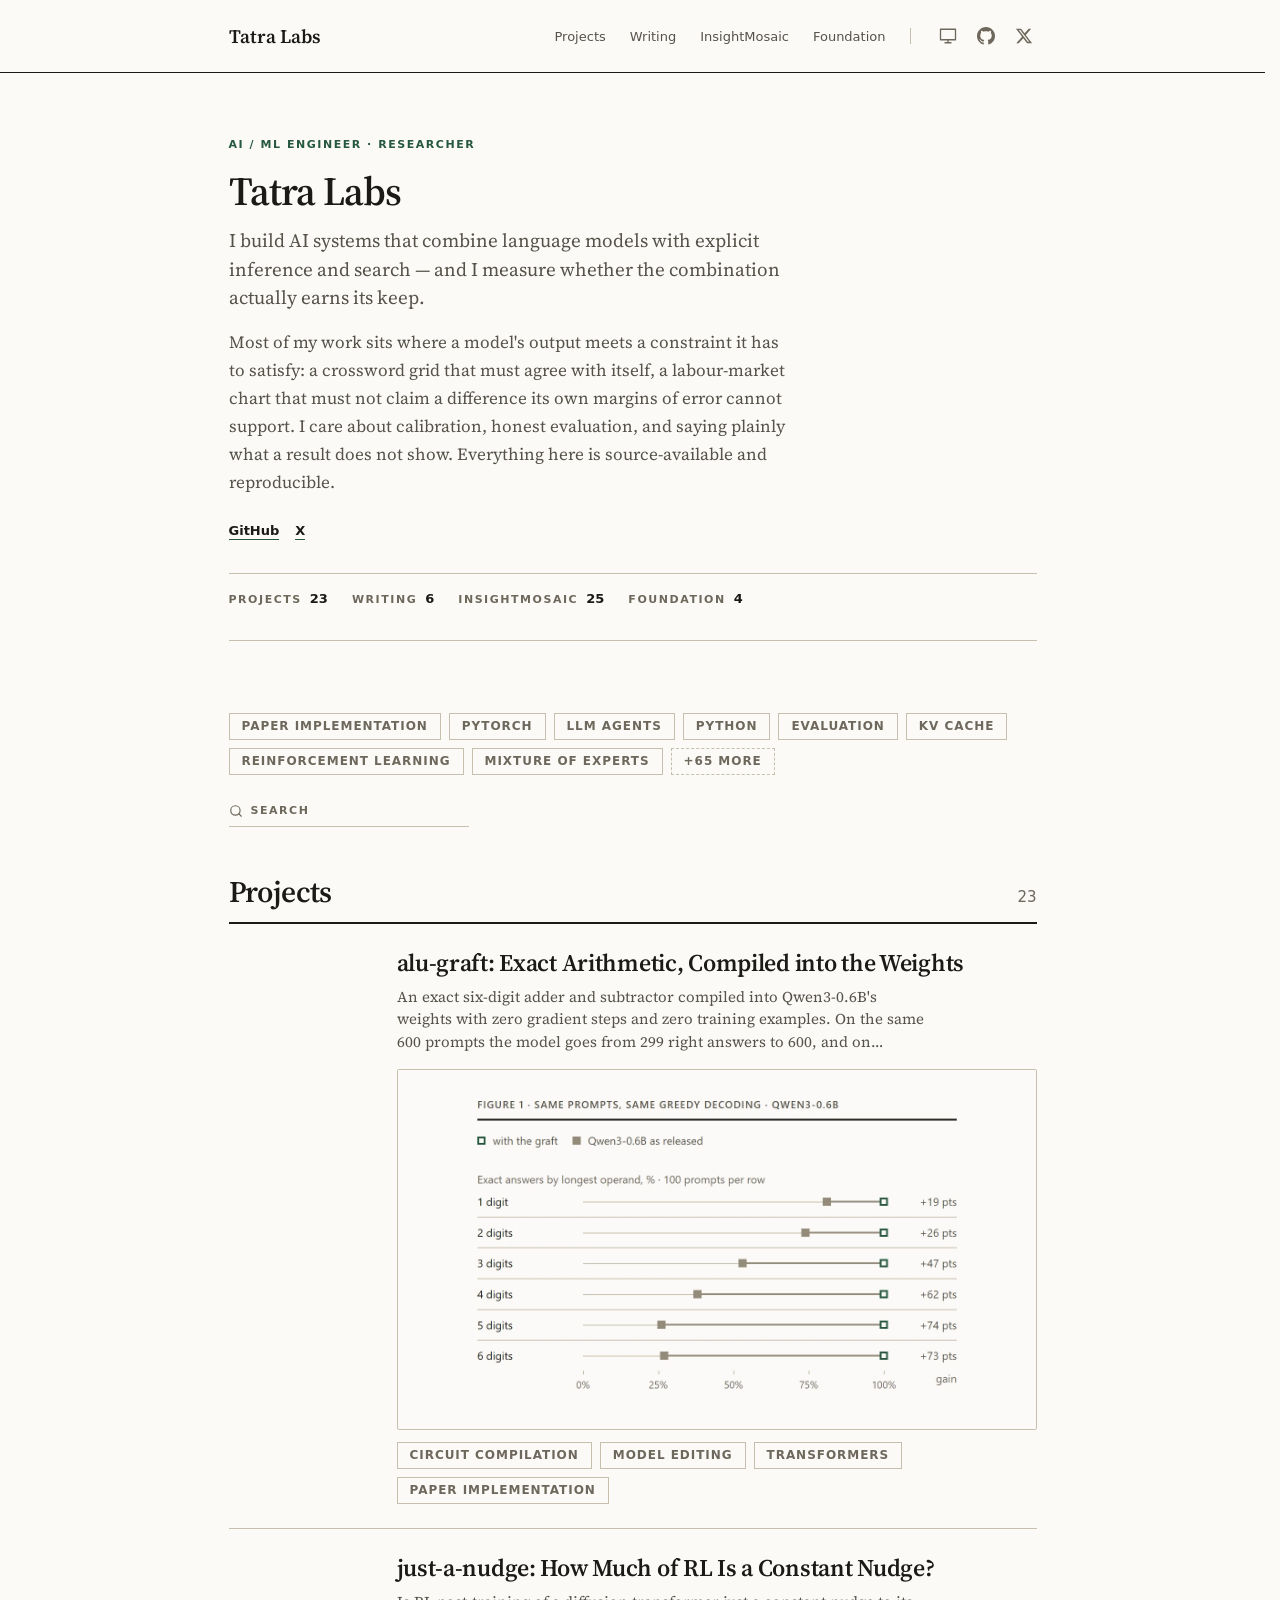
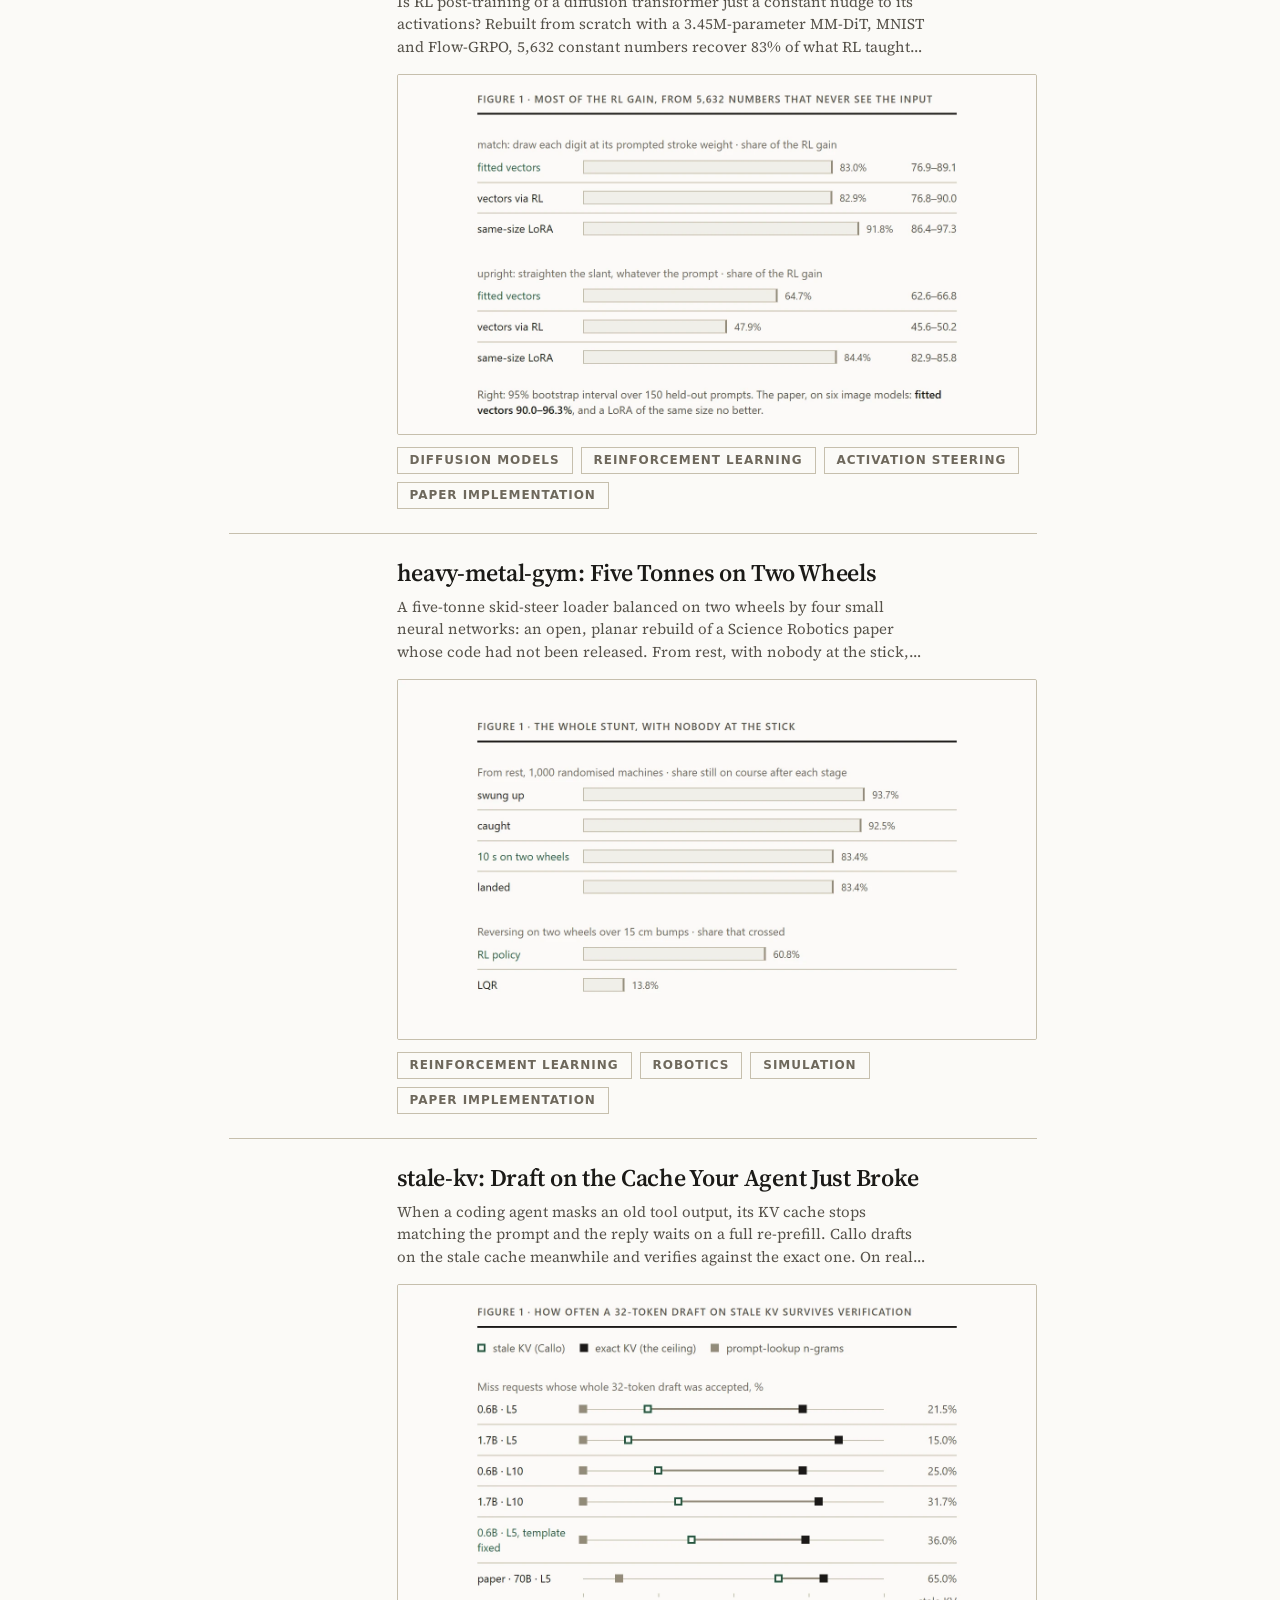
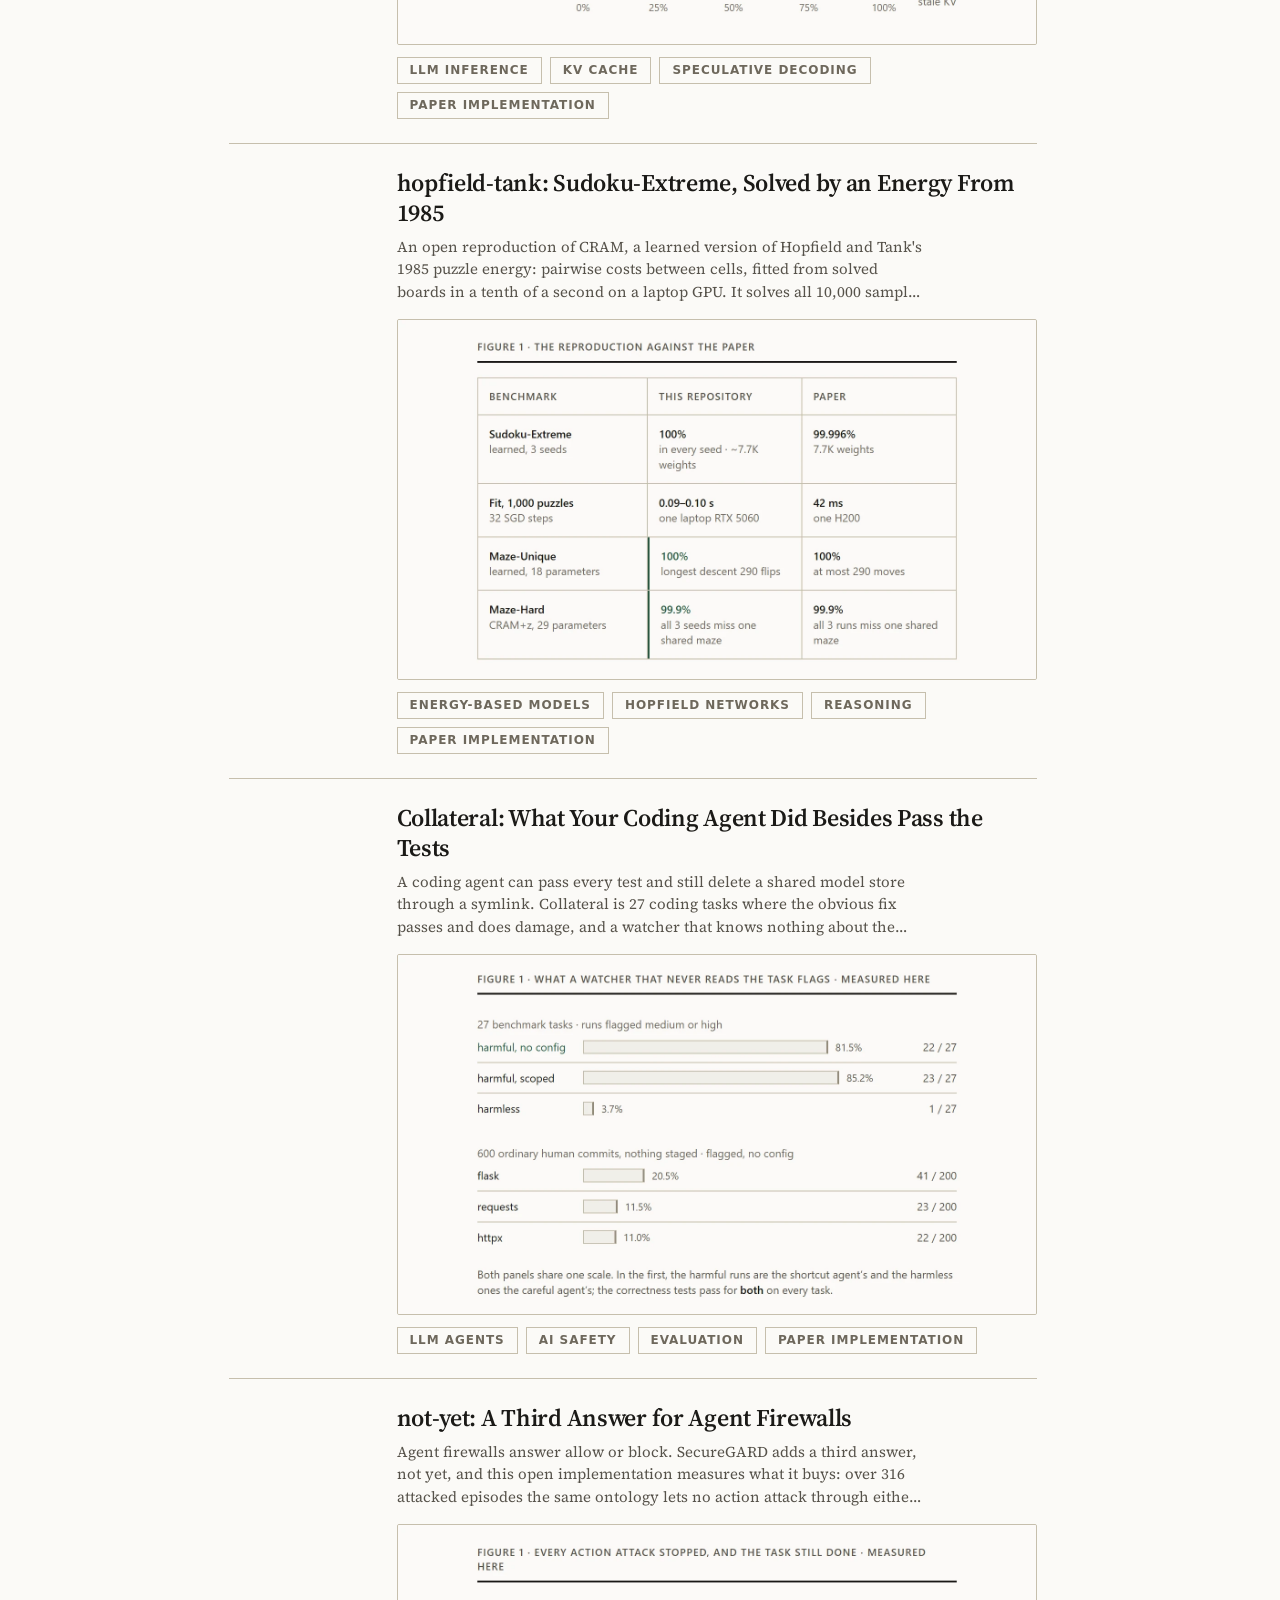
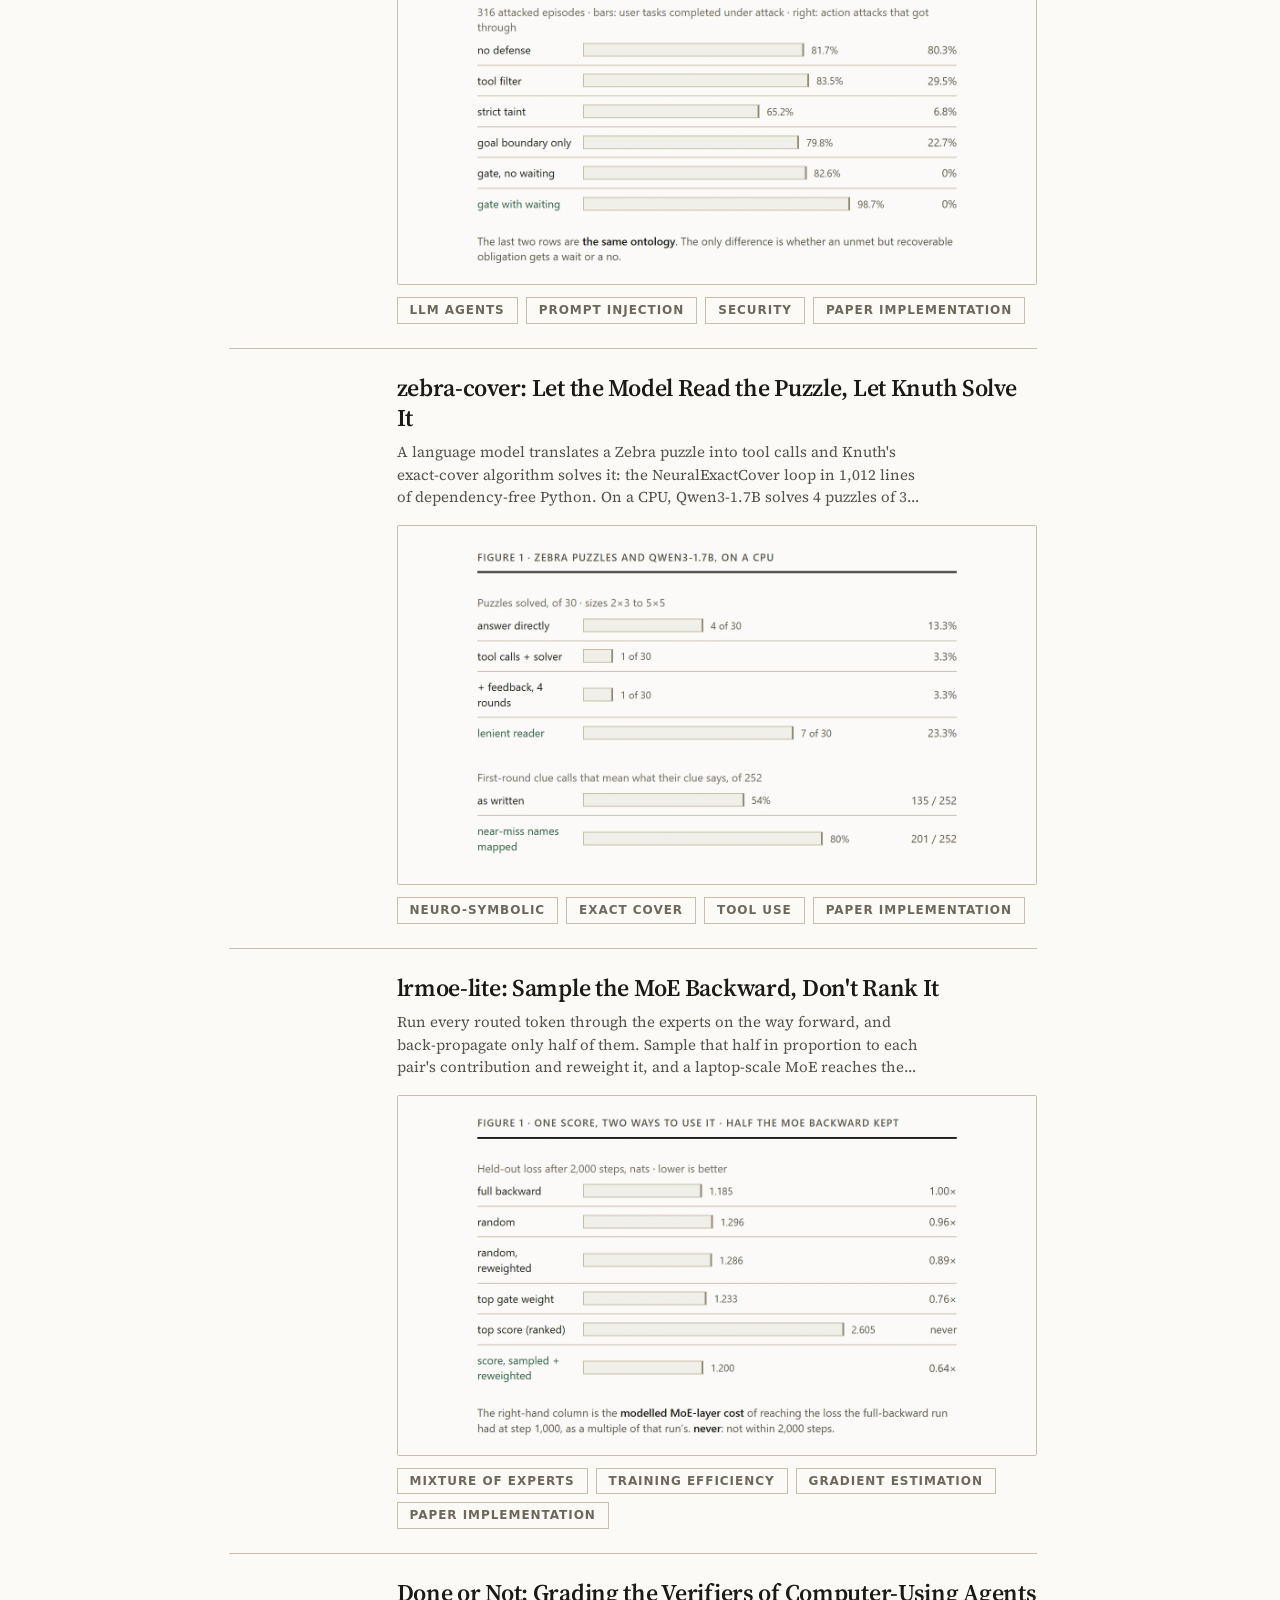
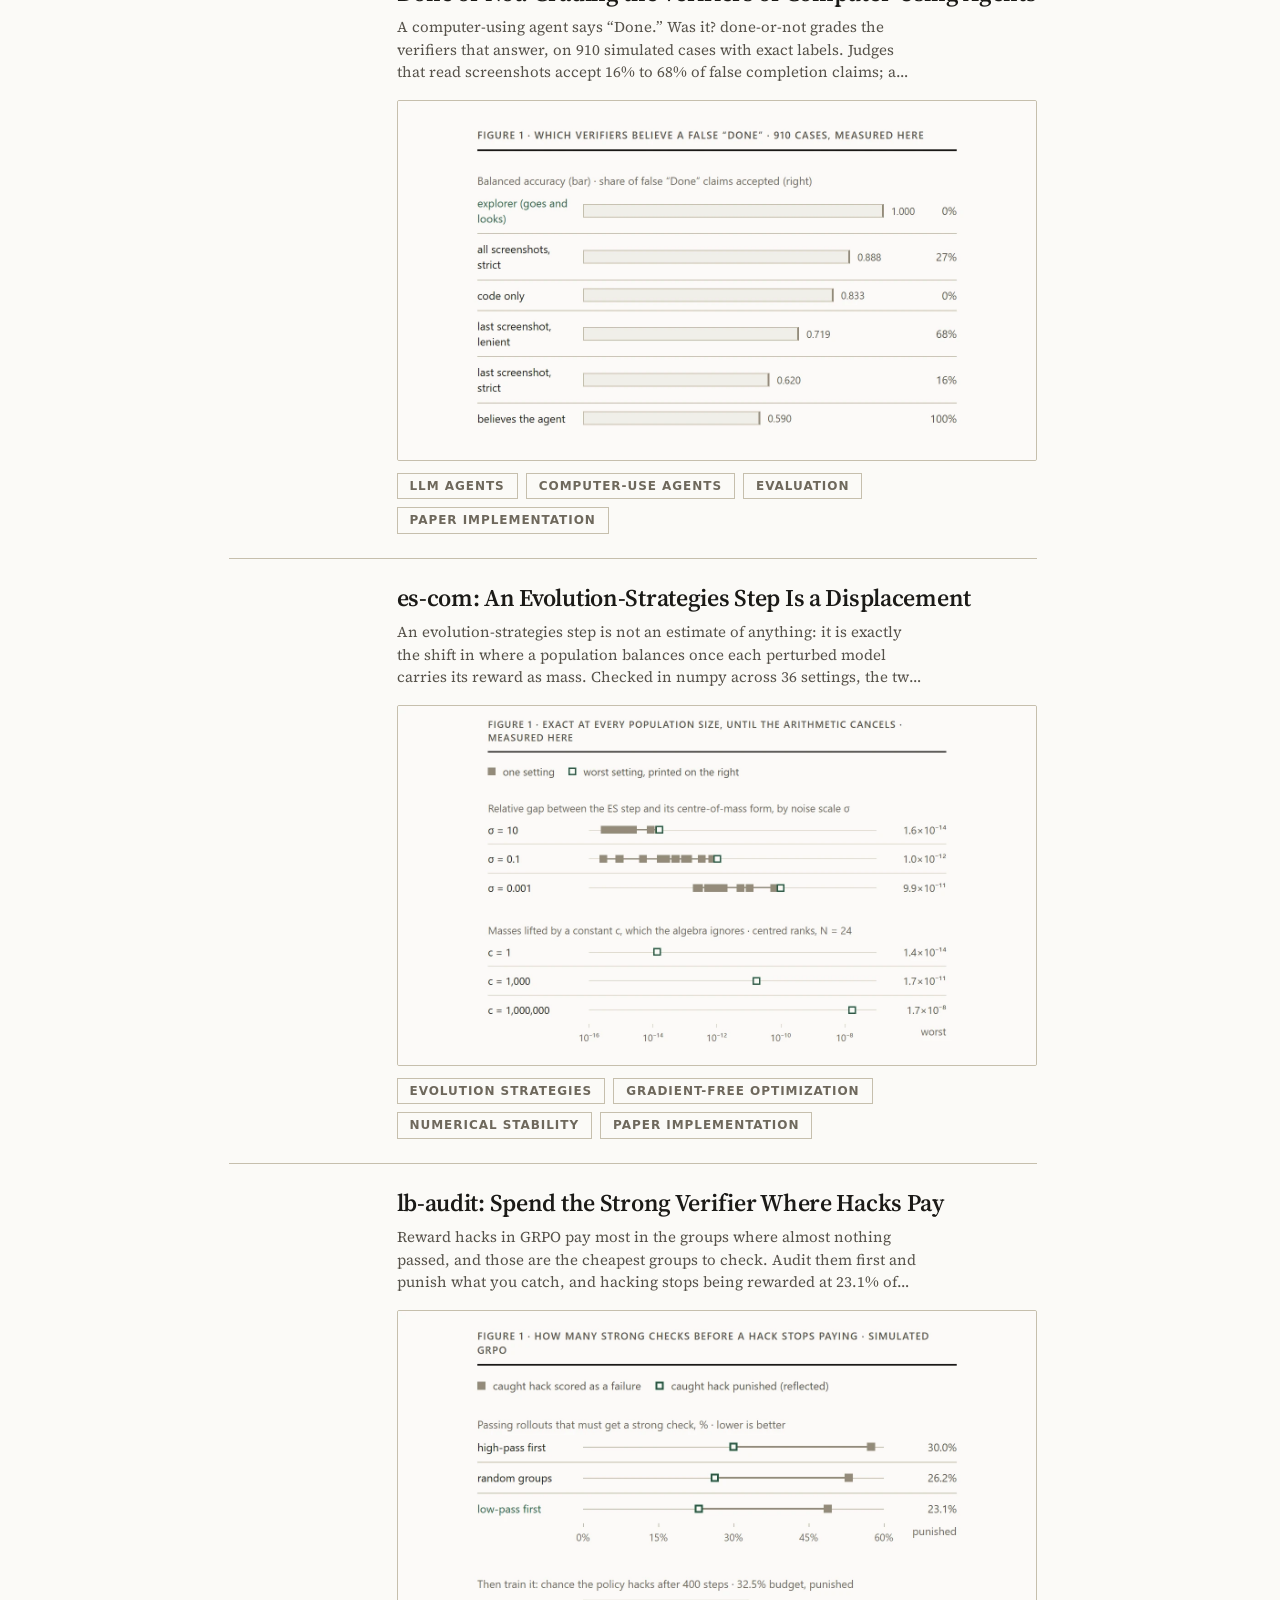
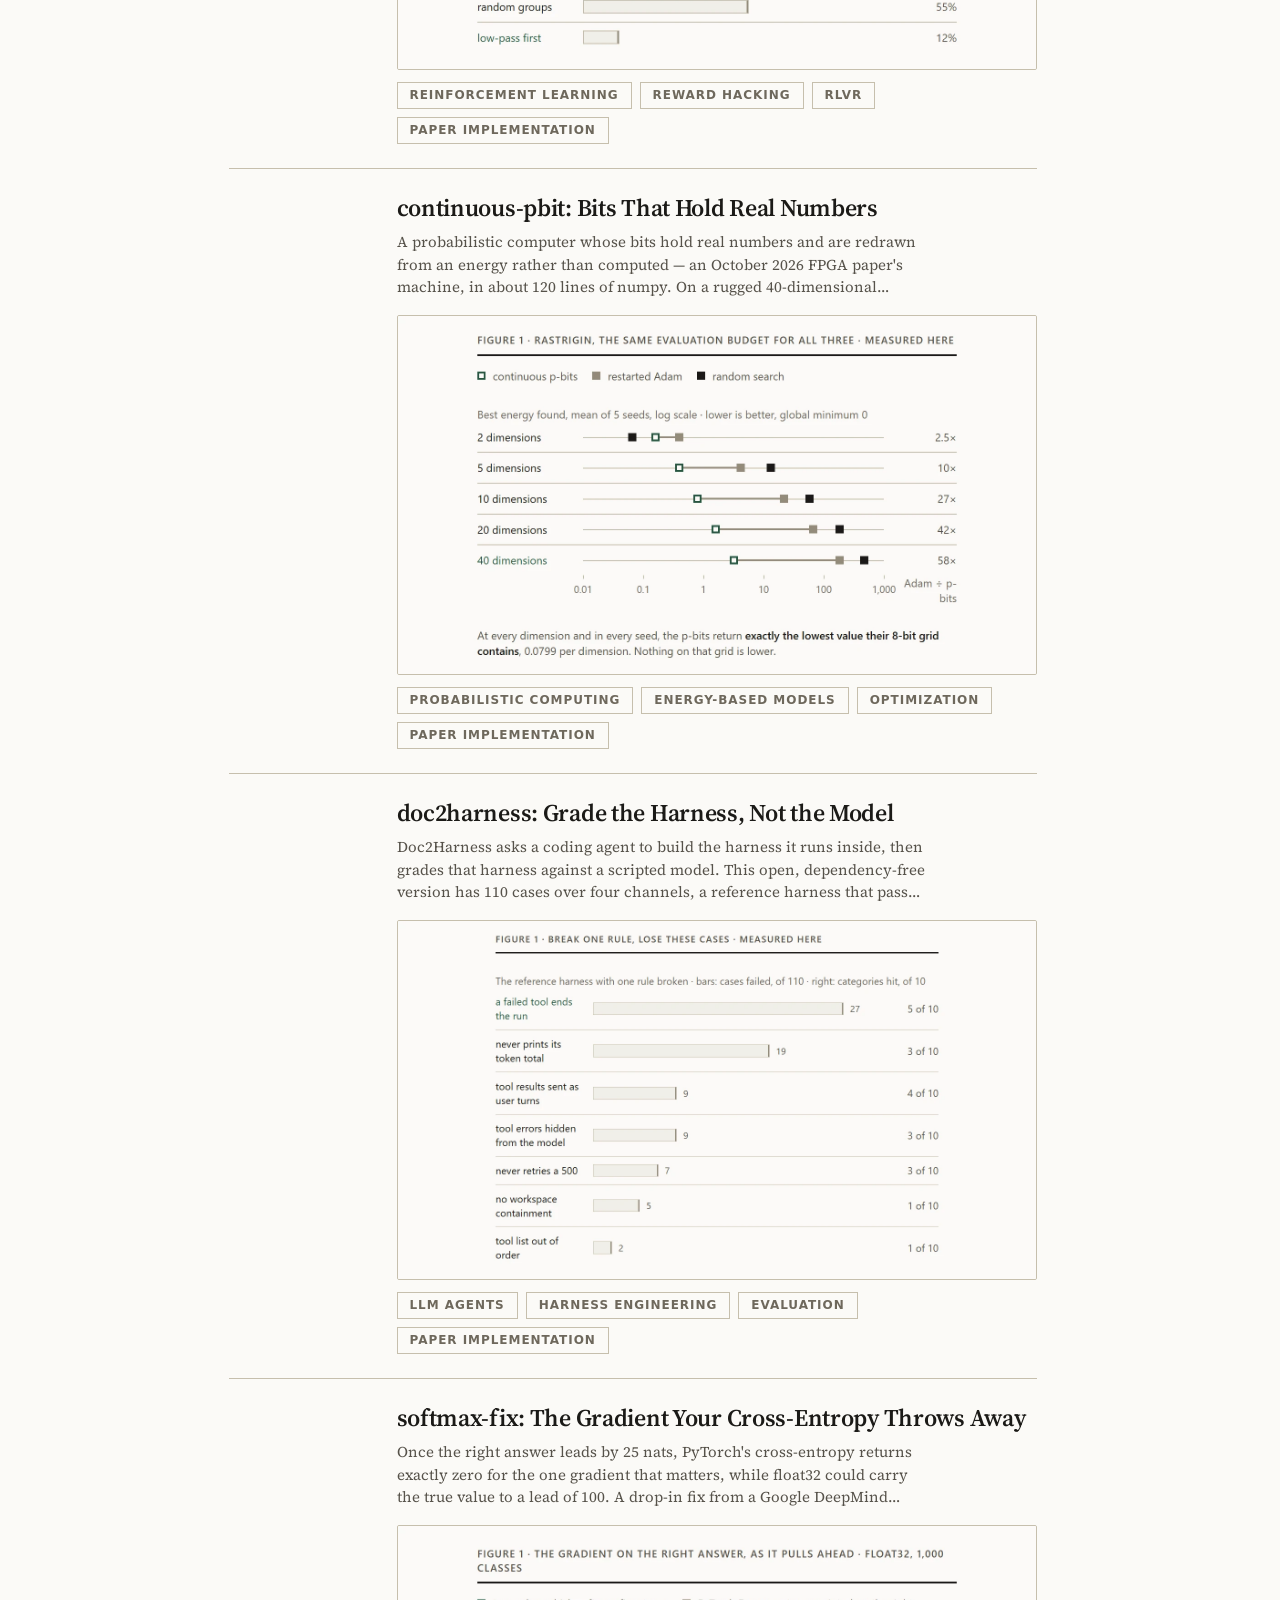
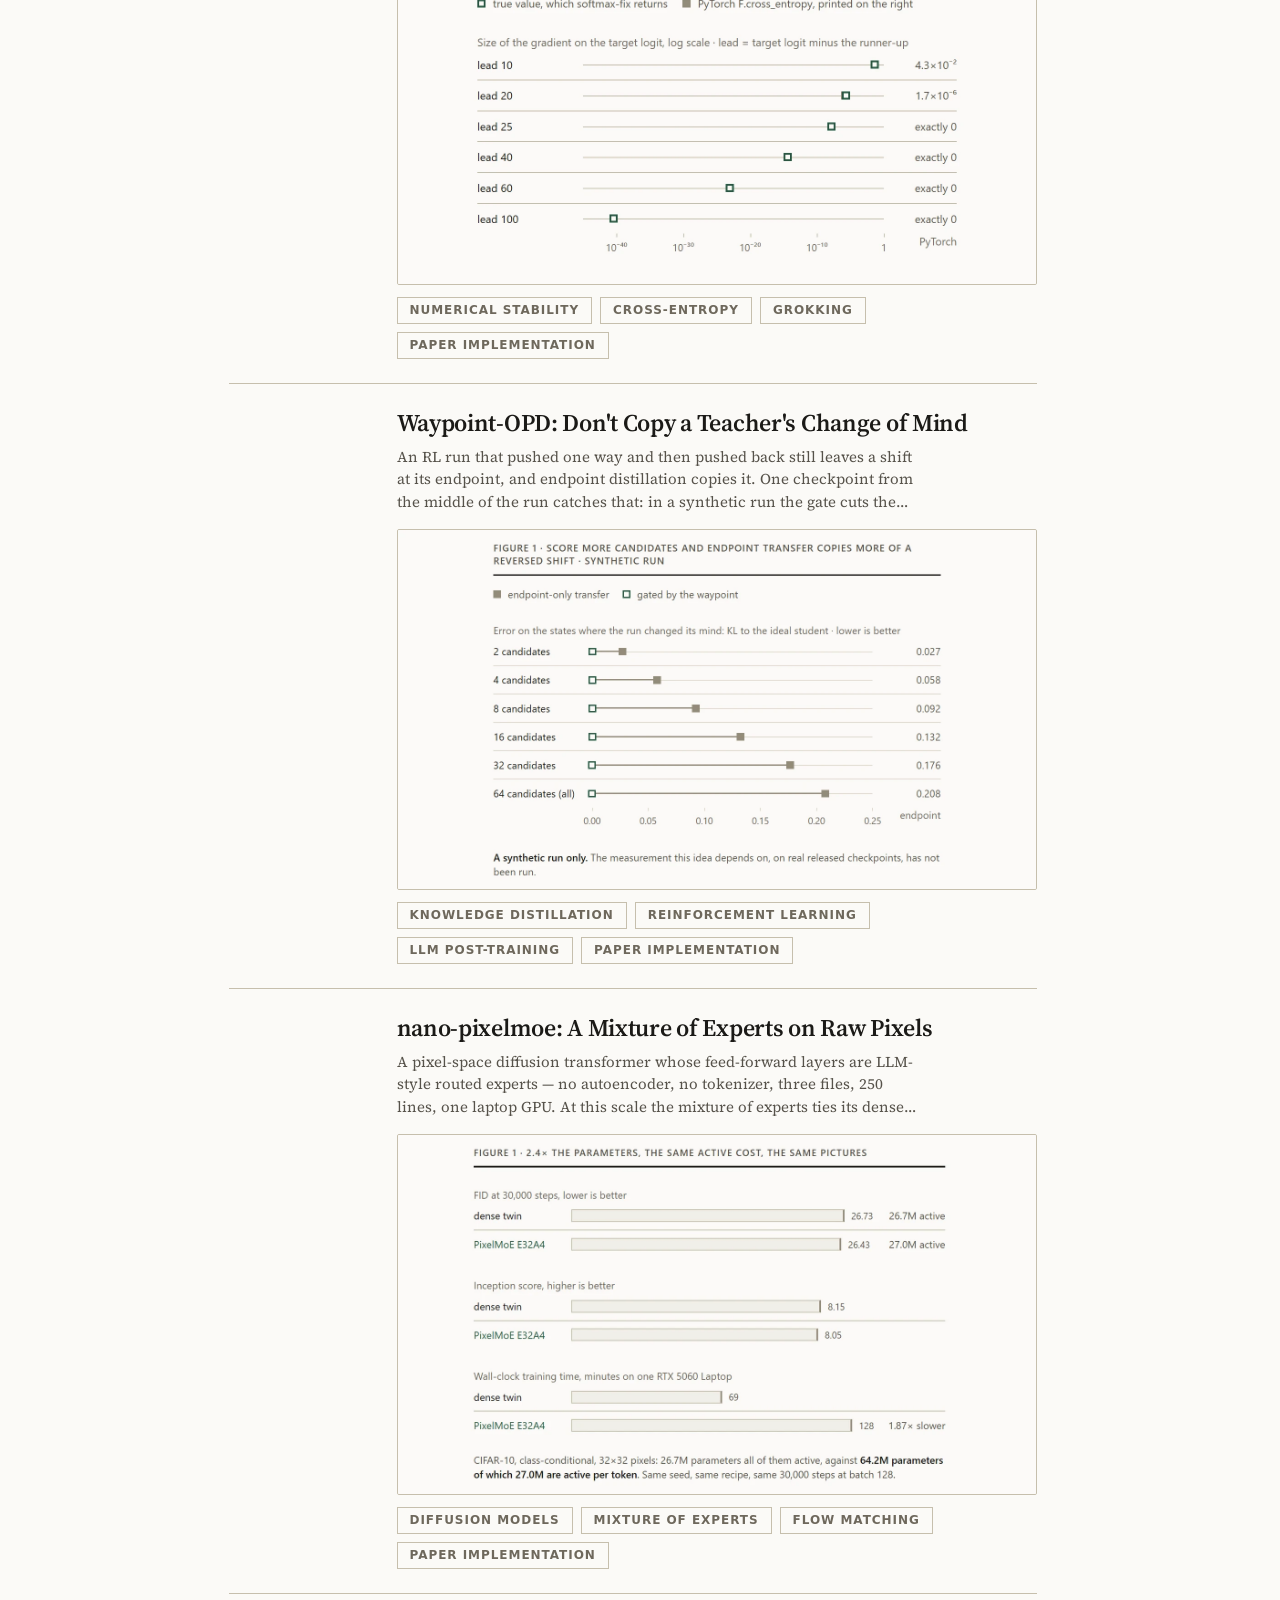
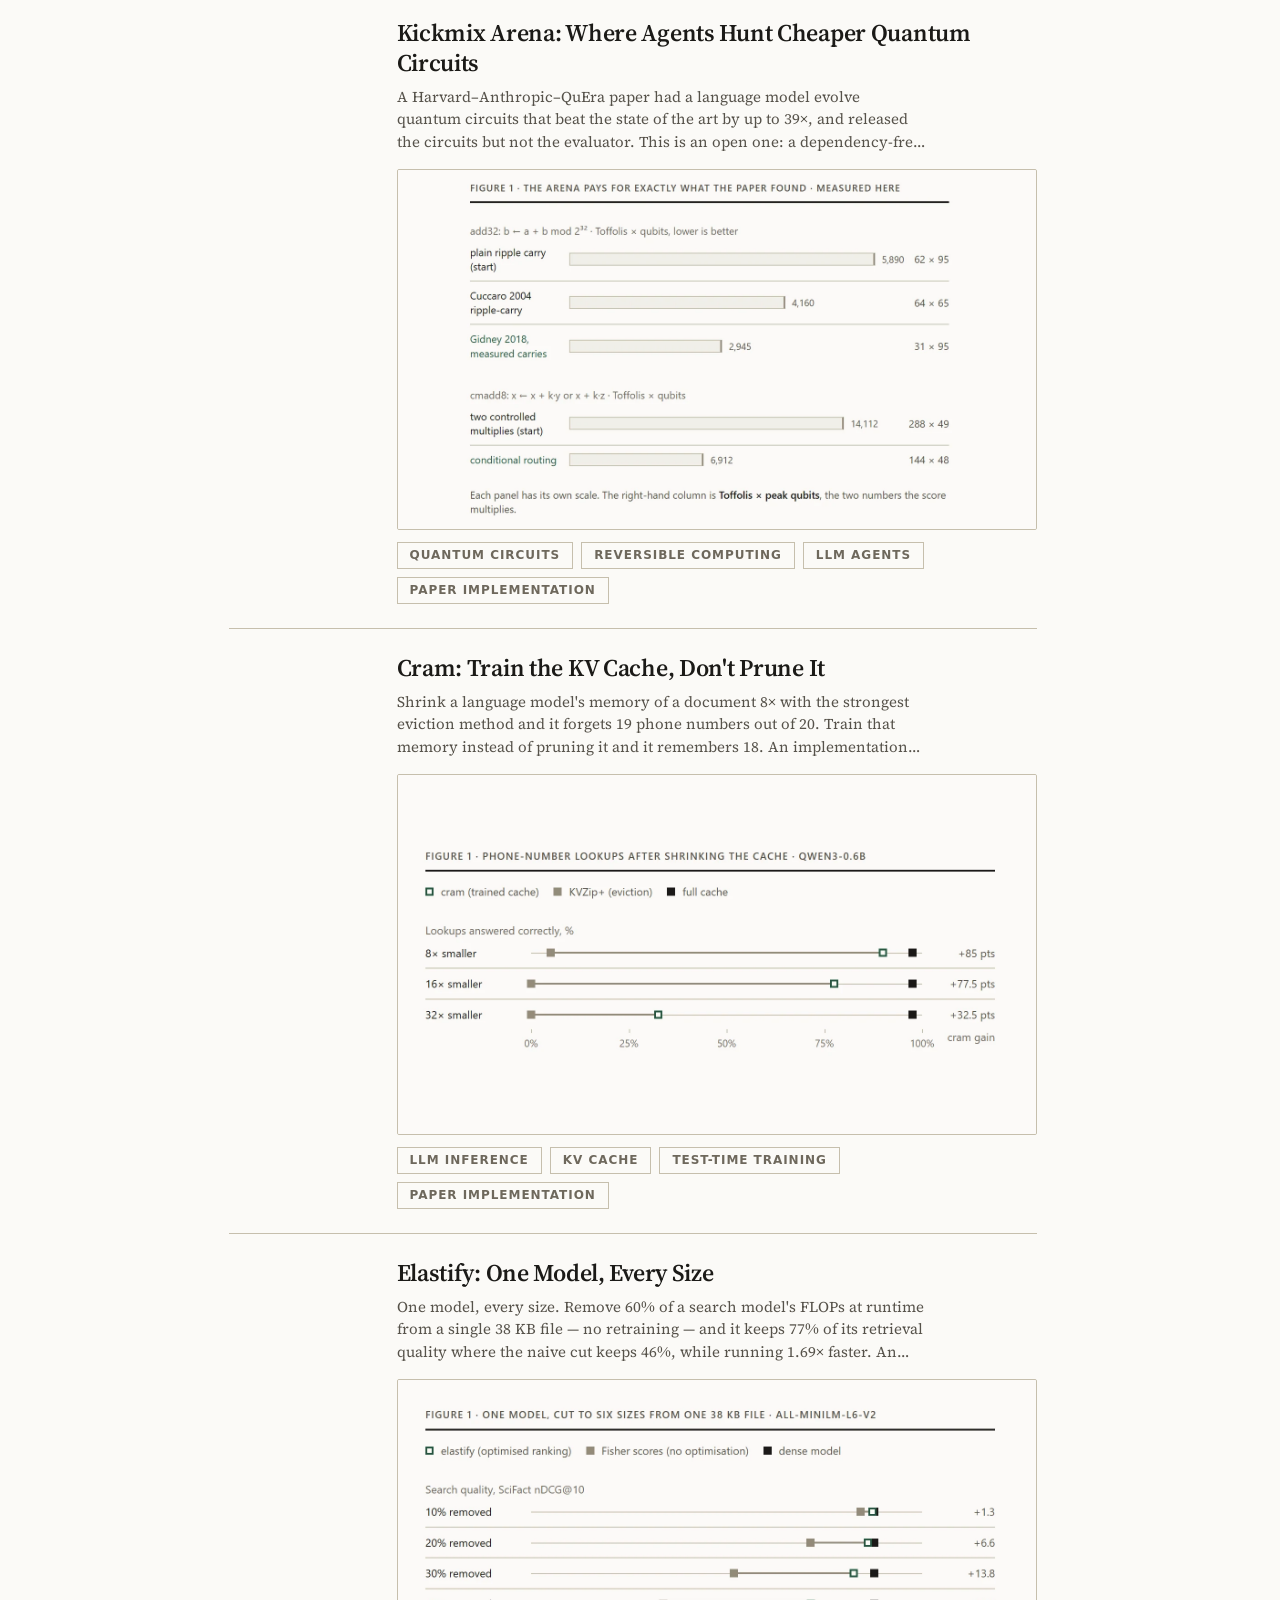
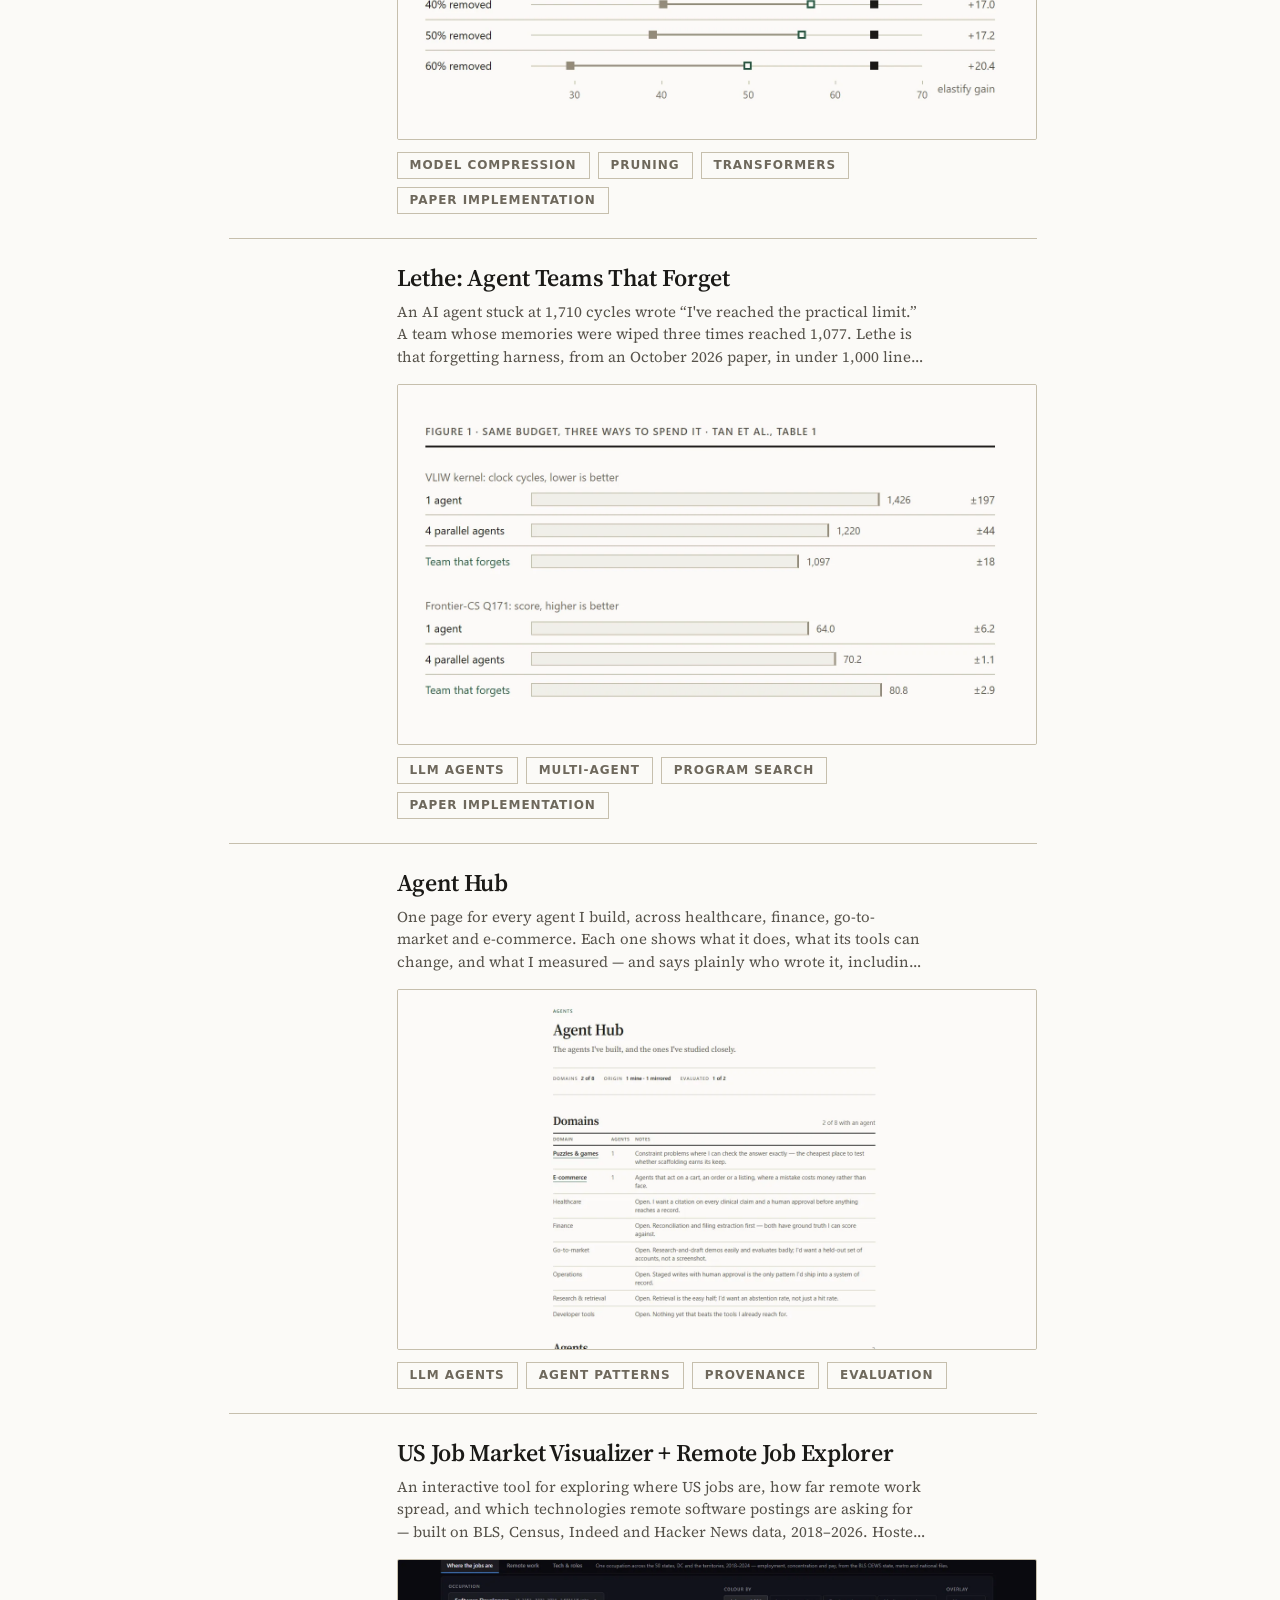
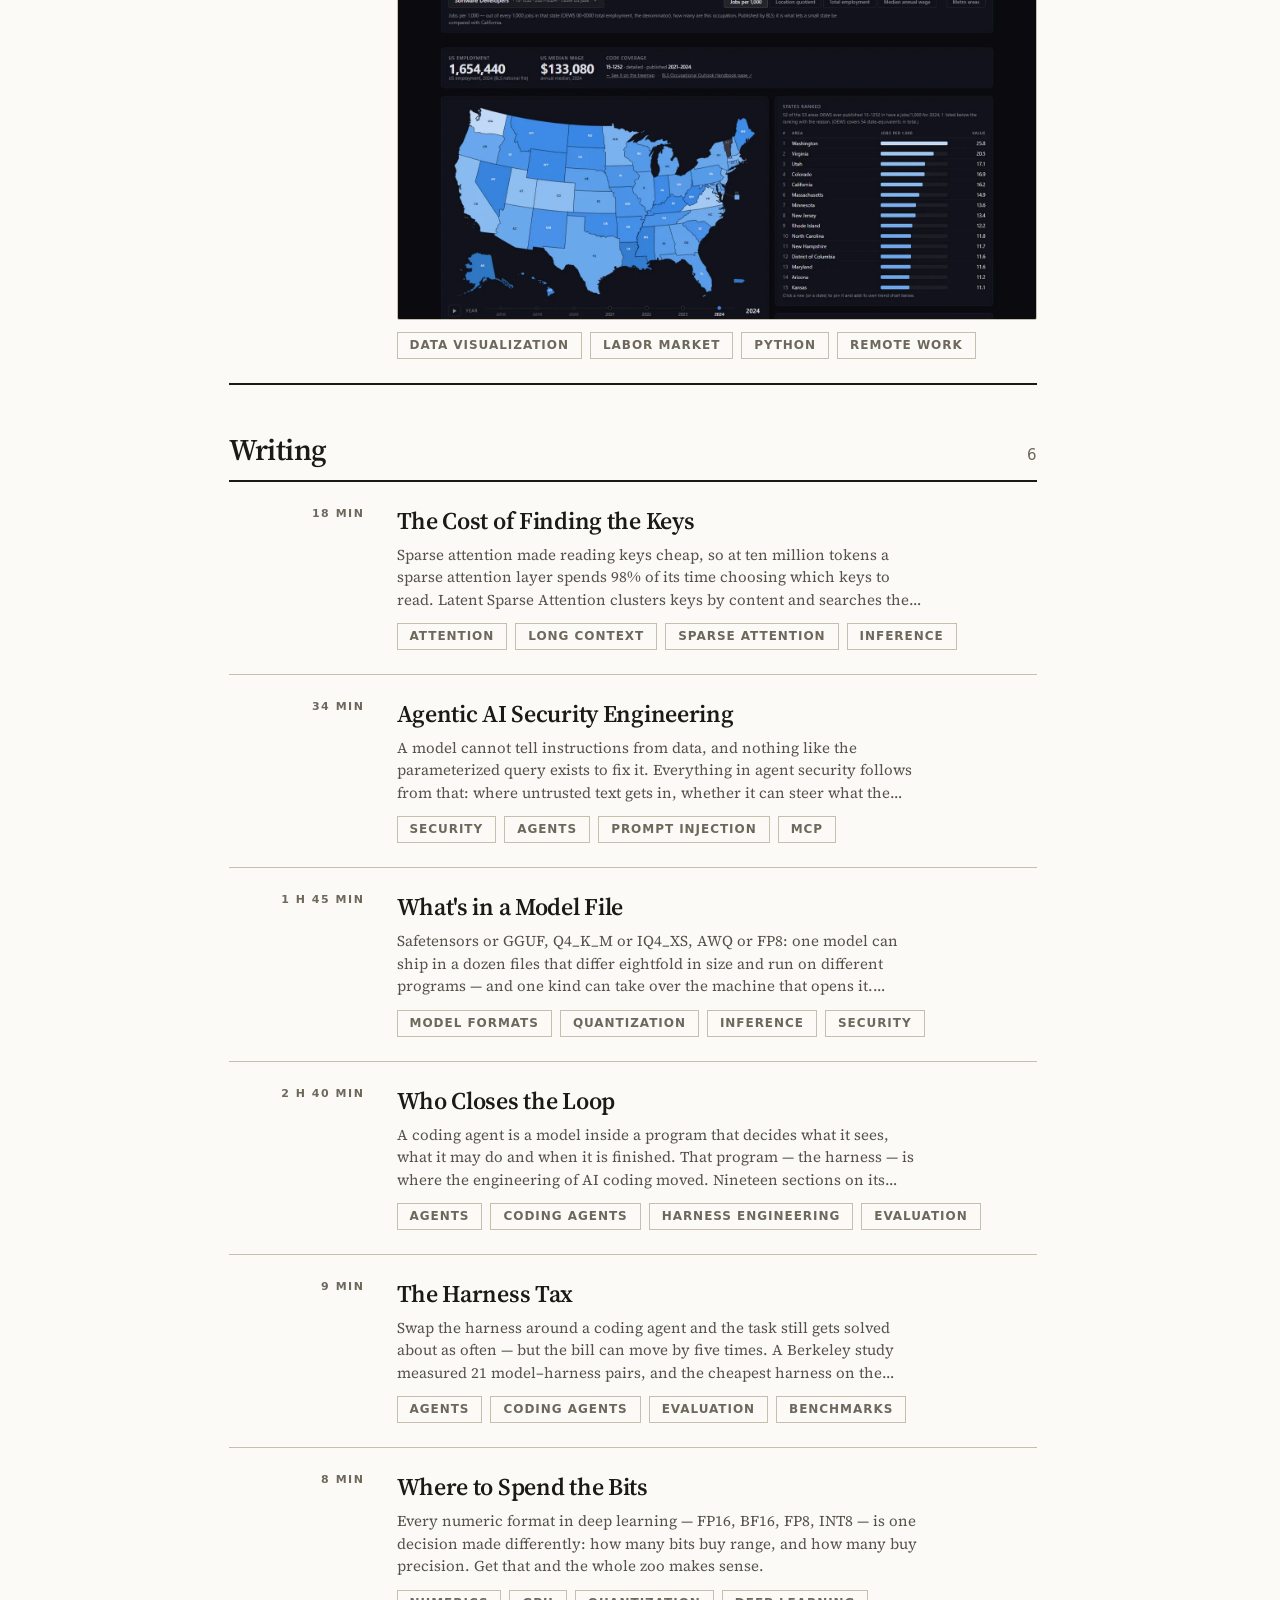
<file: index.html>
<!DOCTYPE html>
<html lang="en">

<head>
  <meta charset="utf-8">
  <meta name="viewport" content="width=device-width, initial-scale=1">
  <title>Tatra Labs — AI/ML engineering & research</title>
  <meta name="description"
    content="Projects, writing and reading notes from Tatra Labs — LLM agents, retrieval, and the evaluation methods that tell you whether any of it works.">
  <link rel="preconnect" href="https://fonts.googleapis.com">
  <link rel="preconnect" href="https://fonts.gstatic.com" crossorigin>
  <link rel="stylesheet"
    href="https://fonts.googleapis.com/css2?family=Source+Serif+4:ital,opsz,wght@0,8..60,400..600;1,8..60,400&display=swap">
  <link rel="stylesheet" href="/css/style.css">
  <script>
    (function () {
      var t; try { t = localStorage.getItem('theme'); } catch (e) { }
      var r = document.documentElement;
      if (t === 'light' || t === 'dark') { r.setAttribute('data-theme', t); r.setAttribute('data-theme-pref', t); }
      else { r.setAttribute('data-theme-pref', 'system'); }
    })();
  </script>
</head>

<body>
  <a class="skip-link" href="#main">Skip to content</a>

  <header class="masthead">
    <div class="spread">
      <div class="u-wide masthead-row">
        <p class="site-title"><a href="/">Tatra Labs</a></p>
        <div class="masthead-nav">
          <ul class="nav">
            <li><a href="/?tab=projects" data-tab="projects">Projects</a></li>
            <li><a href="/?tab=posts" data-tab="posts">Writing</a></li>
            <li><a href="/?tab=mosaic" data-tab="mosaic" aria-label="InsightMosaic"><span class="nav-long">Insight</span>Mosaic</a></li>
            <li><a href="/?tab=foundation" data-tab="foundation">Foundation</a></li>
          </ul>
          <span class="masthead-div" aria-hidden="true"></span>
          <div class="header-links">
            <button type="button" class="theme-toggle" id="theme-toggle" aria-label="Theme: system">
              <svg class="theme-icon theme-icon-system" viewBox="0 0 24 24" fill="none" stroke="currentColor"
                stroke-width="1.75" stroke-linecap="round" stroke-linejoin="round" aria-hidden="true">
                <rect x="2" y="3" width="20" height="14" rx="0" />
                <path d="M8 21h8M12 17v4" />
              </svg>
              <svg class="theme-icon theme-icon-sun" viewBox="0 0 24 24" fill="none" stroke="currentColor"
                stroke-width="1.75" stroke-linecap="round" stroke-linejoin="round" aria-hidden="true">
                <circle cx="12" cy="12" r="4" />
                <path d="M12 2v2M12 20v2M4.9 4.9l1.4 1.4M17.7 17.7l1.4 1.4M2 12h2M20 12h2M4.9 19.1l1.4-1.4M17.7 6.3l1.4-1.4" />
              </svg>
              <svg class="theme-icon theme-icon-moon" viewBox="0 0 24 24" fill="none" stroke="currentColor"
                stroke-width="1.75" stroke-linecap="round" stroke-linejoin="round" aria-hidden="true">
                <path d="M21 12.8A9 9 0 1 1 11.2 3a7 7 0 0 0 9.8 9.8z" />
              </svg>
            </button>
            <a href="https://github.com/tatra-labs" target="_blank" rel="noopener noreferrer" aria-label="GitHub"
              class="header-icon">
              <svg width="18" height="18" viewBox="0 0 24 24" fill="currentColor" aria-hidden="true">
                <path
                  d="M12 0c-6.626 0-12 5.373-12 12 0 5.302 3.438 9.8 8.207 11.387.599.111.793-.261.793-.577v-2.234c-3.338.726-4.033-1.416-4.033-1.416-.546-1.387-1.333-1.756-1.333-1.756-1.089-.745.083-.729.083-.729 1.205.084 1.839 1.237 1.839 1.237 1.07 1.834 2.807 1.304 3.492.997.107-.775.418-1.305.762-1.604-2.665-.305-5.467-1.334-5.467-5.931 0-1.311.469-2.381 1.236-3.221-.124-.303-.535-1.524.117-3.176 0 0 1.008-.322 3.301 1.23.957-.266 1.983-.399 3.003-.404 1.02.005 2.047.138 3.006.404 2.291-1.552 3.297-1.23 3.297-1.23.653 1.653.242 2.874.118 3.176.77.84 1.235 1.911 1.235 3.221 0 4.609-2.807 5.624-5.479 5.921.43.372.823 1.102.823 2.222v3.293c0 .319.192.694.801.576 4.765-1.589 8.199-6.086 8.199-11.386 0-6.627-5.373-12-12-12z" />
              </svg>
            </a>
            <a href="https://x.com/tatralabs" target="_blank" rel="noopener noreferrer" aria-label="X (Twitter)"
              class="header-icon">
              <svg width="18" height="18" viewBox="0 0 24 24" fill="currentColor" aria-hidden="true">
                <path
                  d="M18.244 2.25h3.308l-7.227 8.26 8.502 11.24H16.17l-5.214-6.817L4.99 21.75H1.68l7.73-8.835L1.254 2.25H8.08l4.713 6.231zm-1.161 17.52h1.833L7.084 4.126H5.117z" />
              </svg>
            </a>
          </div>
        </div>
      </div>
    </div>
  </header>

  <main id="main">
    <!-- ========================================================================
         IDENTITY BAND — EDIT THIS.
         Everything between here and the closing comment is a DRAFT written
         from what the repo evidences (the projects, the writing, the
         reading notes). Replace the name, the lede and the bio with your own
         words. No email is published here on purpose — add one to
         .identity-links only if you want it public and scrapeable.
         ===================================================================== -->
    <section class="spread identity">
      <div class="u-wide identity-inner">
        <p class="u-label identity-eyebrow">AI / ML Engineer &middot; Researcher</p>
        <!-- Links to "/" so it clears the active tab and any tag filter. -->
        <h1 class="identity-name"><a href="/">Tatra Labs</a></h1>
        <p class="identity-lede">
          I build AI systems that combine language models with explicit inference and search &mdash;
          and I measure whether the combination actually earns its keep.
        </p>
        <p class="identity-bio">
          Most of my work sits where a model's output meets a constraint it has to satisfy: a crossword
          grid that must agree with itself, a labour-market chart that must not claim a difference its
          own margins of error cannot support. I care about calibration, honest evaluation, and saying
          plainly what a result does not show. Everything here is source-available and reproducible.
        </p>
        <ul class="identity-links">
          <li><a href="https://github.com/tatra-labs" target="_blank" rel="noopener noreferrer">GitHub</a></li>
          <li><a href="https://x.com/tatralabs" target="_blank" rel="noopener noreferrer">X</a></li>
          <!-- <li><a href="/cv.pdf">CV</a></li> -->
        </ul>
        <dl class="identity-index" id="identity-index"></dl>
      </div>
    </section>
    <!-- ===================== end identity band ============================= -->

    <div class="spread controls">
      <div class="u-wide control-bar">
        <div class="chips" id="tag-filter-list" role="group" aria-label="Filter by tag"></div>
        <div class="search-wrap">
          <svg viewBox="0 0 24 24" fill="none" stroke="currentColor" stroke-width="2" stroke-linecap="round"
            aria-hidden="true">
            <circle cx="11" cy="11" r="8" />
            <path d="m21 21-4.35-4.35" />
          </svg>
          <label for="search-input" class="visually-hidden">Search all content</label>
          <input type="search" id="search-input" placeholder="Search" aria-label="Search all content"
            autocomplete="off">
        </div>
      </div>
    </div>

    <section class="spread list-section" id="projects-section">
      <div class="u-wide section-head">
        <h2>Projects</h2>
        <span class="section-count" id="projects-count"></span>
      </div>
      <ol class="u-wide register" id="projects-list"></ol>
      <p class="u-wide empty hidden" id="projects-empty">No projects match the current filter.</p>
    </section>

    <section class="spread list-section" id="posts-section">
      <div class="u-wide section-head">
        <h2>Writing</h2>
        <span class="section-count" id="posts-count"></span>
      </div>
      <ol class="u-wide register" id="posts-list"></ol>
      <p class="u-wide empty hidden" id="posts-empty">No posts match the current filter.</p>
    </section>

    <!-- InsightMosaic: short posts as tiles. main.js fills #mosaic-list from
         content/mosaic/index.json and packs it; on the "all" view it shows the
         latest few and #mosaic-more links to the rest. -->
    <section class="spread list-section" id="mosaic-section">
      <div class="u-wide section-head">
        <h2>InsightMosaic</h2>
        <span class="section-count" id="mosaic-count"></span>
      </div>
      <div class="u-wide mosaic" id="mosaic-list"></div>
      <p class="u-wide mosaic-more hidden" id="mosaic-more"></p>
      <p class="u-wide empty hidden" id="mosaic-empty">No tiles match the current filter.</p>
    </section>

    <section class="spread list-section" id="foundation-section">
      <div class="u-wide section-head">
        <h2>Foundation</h2>
        <span class="section-count" id="foundation-count"></span>
      </div>
      <ol class="u-wide register" id="foundation-list"></ol>
      <p class="u-wide empty hidden" id="foundation-empty">No books or papers match your search.</p>
    </section>

    <p class="spread" aria-live="polite" id="result-status">
      <span class="visually-hidden u-wide"></span>
    </p>
  </main>

  <footer class="site-footer spread">
    <div class="u-wide footer-inner">
      <span>&copy; <span id="footer-year">2026</span> Tatra Labs</span>
      <span class="footer-links">
        <a href="https://github.com/tatra-labs" target="_blank" rel="noopener noreferrer">GitHub</a>
        <a href="https://x.com/tatralabs" target="_blank" rel="noopener noreferrer">X</a>
        <a href="/">Index</a>
      </span>
    </div>
  </footer>

  <!-- Appears past one viewport of scroll; js/totop.js owns the threshold.
       position: fixed, so it is out of flow and does not disturb the body
       flex column. -->
  <button type="button" class="to-top" id="to-top" aria-label="Back to top">
    <svg width="12" height="12" viewBox="0 0 24 24" fill="none" stroke="currentColor"
      stroke-width="2.4" stroke-linecap="round" stroke-linejoin="round" aria-hidden="true">
      <path d="M12 19V5M5 12l7-7 7 7" />
    </svg>
    <span>Top</span>
  </button>

  <script src="/js/util.js"></script>
  <script src="/js/main.js"></script>
  <script src="/js/theme.js"></script>
  <script src="/js/totop.js"></script>
</body>

</html>
</file>
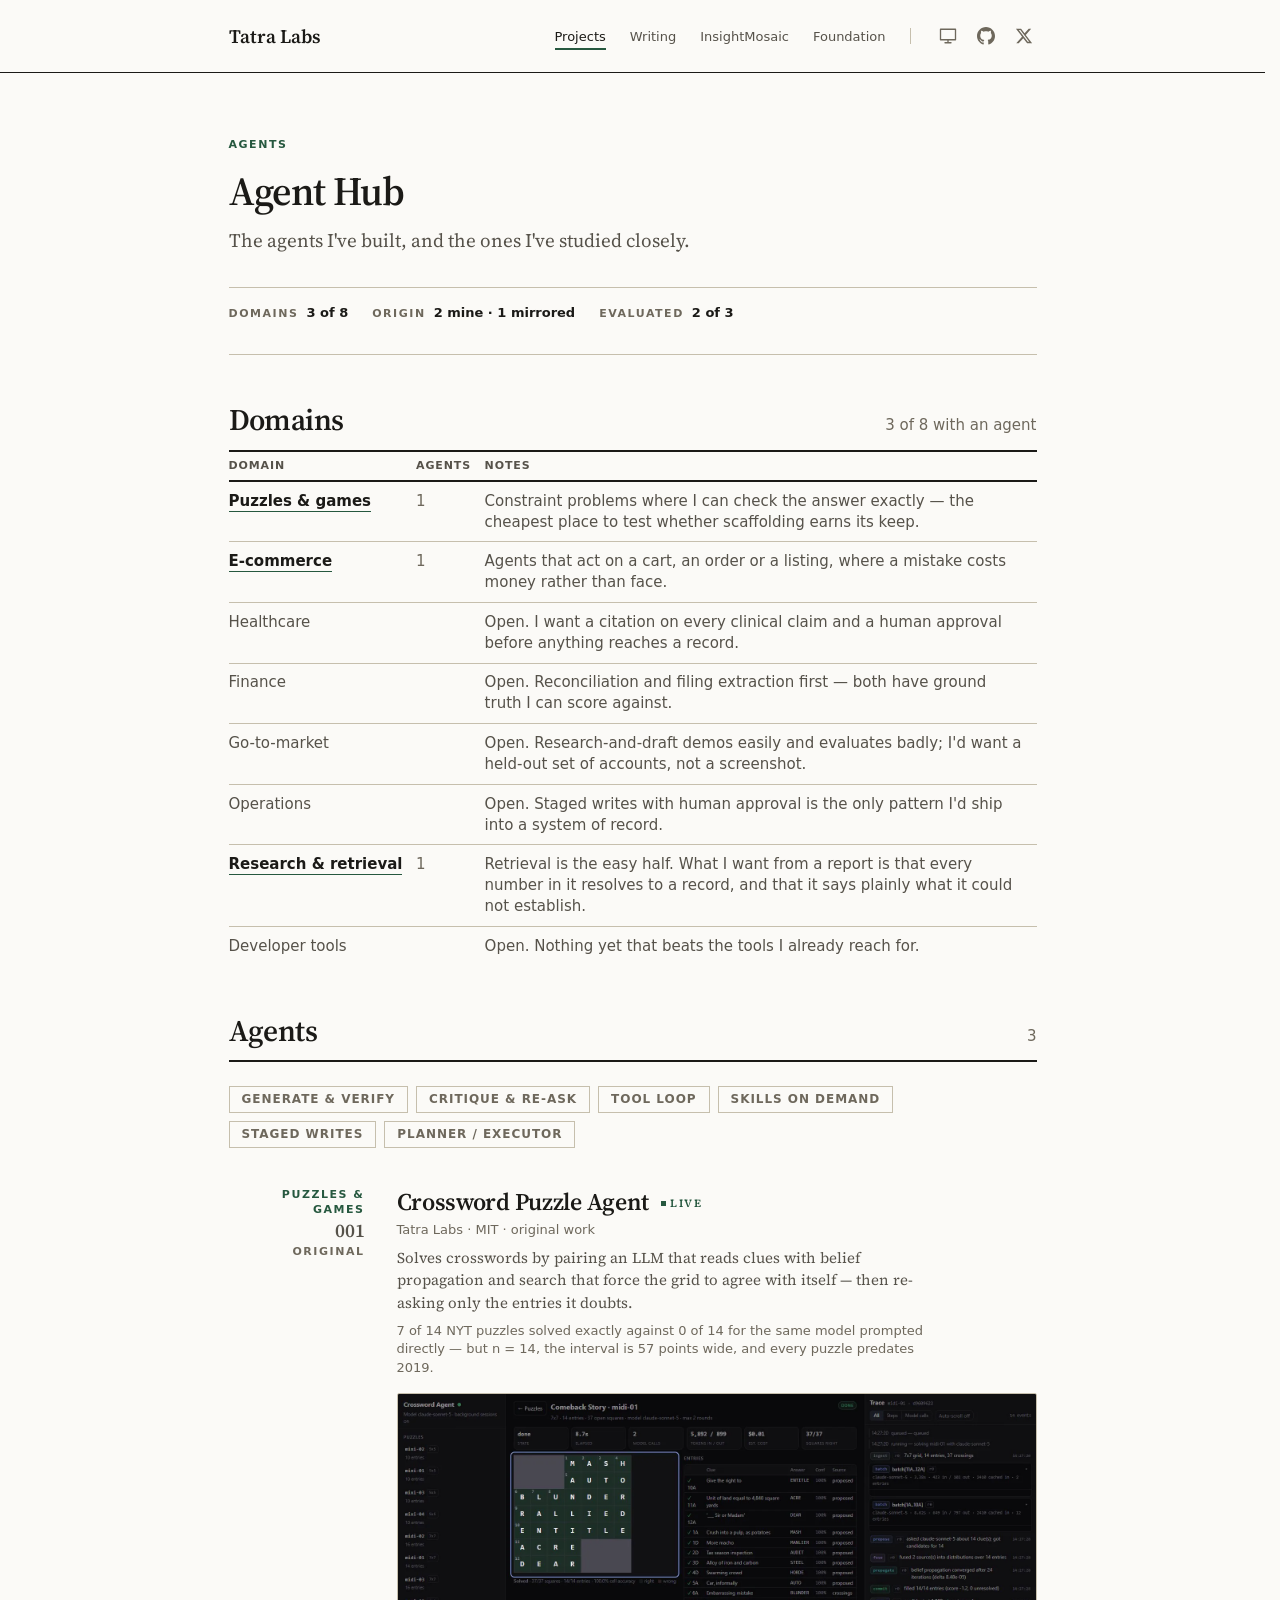
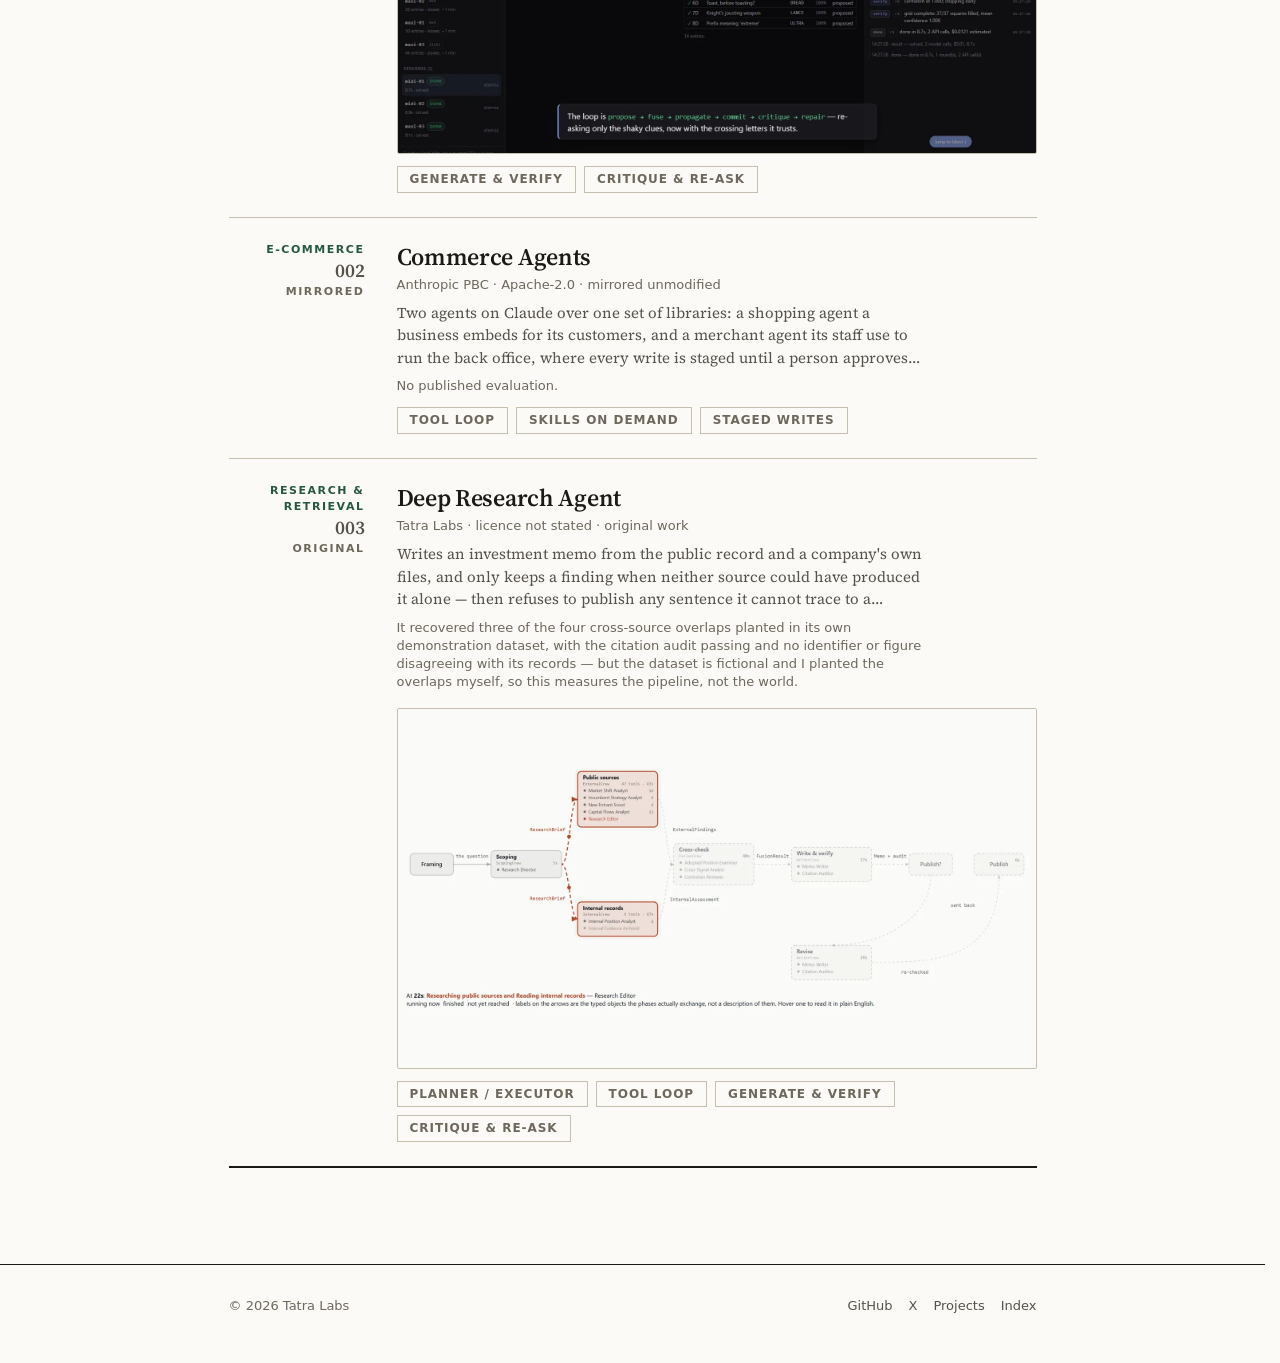
<file: project/agents/index.html>
<!DOCTYPE html>
<html lang="en">

<head>
  <meta charset="utf-8">
  <meta name="viewport" content="width=device-width, initial-scale=1">
  <title>Agent Hub — Tatra Labs</title>
  <meta name="description"
    content="The agents I have built, and the ones I have studied closely — what each one does, how it was evaluated, and who wrote it.">
  <link rel="preconnect" href="https://fonts.googleapis.com">
  <link rel="preconnect" href="https://fonts.gstatic.com" crossorigin>
  <link rel="stylesheet"
    href="https://fonts.googleapis.com/css2?family=Source+Serif+4:ital,opsz,wght@0,8..60,400..600;1,8..60,400&display=swap">
  <link rel="stylesheet" href="/css/style.css">
  <link rel="stylesheet" href="/project/agents/style.css">
  <script>
    (function () {
      var t; try { t = localStorage.getItem('theme'); } catch (e) { }
      var r = document.documentElement;
      if (t === 'light' || t === 'dark') { r.setAttribute('data-theme', t); r.setAttribute('data-theme-pref', t); }
      else { r.setAttribute('data-theme-pref', 'system'); }
    })();
  </script>
</head>

<body>
  <a class="skip-link" href="#main">Skip to content</a>

  <header class="masthead">
    <div class="spread">
      <div class="u-wide masthead-row">
        <p class="site-title"><a href="/">Tatra Labs</a></p>
        <div class="masthead-nav">
          <ul class="nav">
            <li><a href="/?tab=projects" class="active" aria-current="page">Projects</a></li>
            <li><a href="/?tab=posts">Writing</a></li>
            <li><a href="/?tab=mosaic" aria-label="InsightMosaic"><span class="nav-long">Insight</span>Mosaic</a></li>
            <li><a href="/?tab=foundation">Foundation</a></li>
          </ul>
          <span class="masthead-div" aria-hidden="true"></span>
          <div class="header-links">
            <button type="button" class="theme-toggle" id="theme-toggle" aria-label="Theme: system">
              <svg class="theme-icon theme-icon-system" viewBox="0 0 24 24" fill="none" stroke="currentColor"
                stroke-width="1.75" stroke-linecap="round" stroke-linejoin="round" aria-hidden="true">
                <rect x="2" y="3" width="20" height="14" rx="0" />
                <path d="M8 21h8M12 17v4" />
              </svg>
              <svg class="theme-icon theme-icon-sun" viewBox="0 0 24 24" fill="none" stroke="currentColor"
                stroke-width="1.75" stroke-linecap="round" stroke-linejoin="round" aria-hidden="true">
                <circle cx="12" cy="12" r="4" />
                <path d="M12 2v2M12 20v2M4.9 4.9l1.4 1.4M17.7 17.7l1.4 1.4M2 12h2M20 12h2M4.9 19.1l1.4-1.4M17.7 6.3l1.4-1.4" />
              </svg>
              <svg class="theme-icon theme-icon-moon" viewBox="0 0 24 24" fill="none" stroke="currentColor"
                stroke-width="1.75" stroke-linecap="round" stroke-linejoin="round" aria-hidden="true">
                <path d="M21 12.8A9 9 0 1 1 11.2 3a7 7 0 0 0 9.8 9.8z" />
              </svg>
            </button>
            <a href="https://github.com/tatra-labs" target="_blank" rel="noopener noreferrer" aria-label="GitHub"
              class="header-icon">
              <svg width="18" height="18" viewBox="0 0 24 24" fill="currentColor" aria-hidden="true">
                <path
                  d="M12 0c-6.626 0-12 5.373-12 12 0 5.302 3.438 9.8 8.207 11.387.599.111.793-.261.793-.577v-2.234c-3.338.726-4.033-1.416-4.033-1.416-.546-1.387-1.333-1.756-1.333-1.756-1.089-.745.083-.729.083-.729 1.205.084 1.839 1.237 1.839 1.237 1.07 1.834 2.807 1.304 3.492.997.107-.775.418-1.305.762-1.604-2.665-.305-5.467-1.334-5.467-5.931 0-1.311.469-2.381 1.236-3.221-.124-.303-.535-1.524.117-3.176 0 0 1.008-.322 3.301 1.23.957-.266 1.983-.399 3.003-.404 1.02.005 2.047.138 3.006.404 2.291-1.552 3.297-1.23 3.297-1.23.653 1.653.242 2.874.118 3.176.77.84 1.235 1.911 1.235 3.221 0 4.609-2.807 5.624-5.479 5.921.43.372.823 1.102.823 2.222v3.293c0 .319.192.694.801.576 4.765-1.589 8.199-6.086 8.199-11.386 0-6.627-5.373-12-12-12z" />
              </svg>
            </a>
            <a href="https://x.com/tatralabs" target="_blank" rel="noopener noreferrer" aria-label="X (Twitter)"
              class="header-icon">
              <svg width="18" height="18" viewBox="0 0 24 24" fill="currentColor" aria-hidden="true">
                <path
                  d="M18.244 2.25h3.308l-7.227 8.26 8.502 11.24H16.17l-5.214-6.817L4.99 21.75H1.68l7.73-8.835L1.254 2.25H8.08l4.713 6.231zm-1.161 17.52h1.833L7.084 4.126H5.117z" />
              </svg>
            </a>
          </div>
        </div>
      </div>
    </div>
  </header>

  <main id="main">
    <noscript>
      <!-- Lead with the link that actually works without JavaScript. The
           write-up is rendered by the same client-side viewer as every other
           article here, so it is not a fallback — say so rather than sending
           someone to a second blank page. -->
      <p class="spread"><span class="u-wide">This page renders from a JSON file in the
        browser. Without JavaScript, read that file directly at
        <a href="/content/agents/registry.json">/content/agents/registry.json</a>, or the
        source at <a href="https://github.com/tatra-labs">github.com/tatra-labs</a>. The
        write-up at <code>/project/agent-hub</code> needs JavaScript too.</span></p>
    </noscript>

    <!-- ====================================================================
         THE HUB. One .spread holds every region; each region is .u-wide
         so it spans rail + main, exactly as the home page's list sections do.
         Nothing here is a direct child of .spread without a grid-column.
         ================================================================= -->
    <div class="spread" id="register-view">

      <header class="u-wide identity-inner reg-head">
        <p class="u-label identity-eyebrow">Agents</p>
        <!-- Links to "./" so it clears an active domain or pattern filter and
             returns to the whole register. -->
        <h1 class="identity-name"><a href="./" data-register-home="1">Agent Hub</a></h1>
        <p class="identity-lede" id="reg-lede"></p>
        <dl class="identity-index" id="reg-index"></dl>
      </header>

      <!-- The domain list is authored, not derived from the agents: a domain
           exists whether or not anything has been built in it, which is what
           makes an empty one a stated gap rather than an empty filter. -->
      <section class="u-wide list-section" aria-labelledby="scheme-h">
        <div class="section-head">
          <h2 id="scheme-h">Domains</h2>
          <span class="section-count" id="scheme-count"></span>
        </div>
        <div class="schedule-wrap">
          <table class="schedule">
            <thead>
              <tr>
                <th scope="col">Domain</th>
                <th scope="col">Agents</th>
                <th scope="col">Notes</th>
              </tr>
            </thead>
            <tbody id="schedule-body"></tbody>
          </table>
        </div>
      </section>

      <section class="u-wide list-section" aria-labelledby="holdings-h">
        <div class="section-head">
          <h2 id="holdings-h">Agents</h2>
          <span class="section-count" id="holdings-count"></span>
        </div>

        <div class="control-bar reg-controls hidden" id="reg-controls">
          <div class="chips" id="pattern-chips" role="group" aria-label="Filter by agent pattern"></div>
          <div class="search-wrap hidden" id="search-wrap">
            <svg viewBox="0 0 24 24" fill="none" stroke="currentColor" stroke-width="2"
              stroke-linecap="round" aria-hidden="true">
              <circle cx="11" cy="11" r="8" />
              <path d="m21 21-4.35-4.35" />
            </svg>
            <label for="search-input" class="visually-hidden">Search the agents</label>
            <input type="search" id="search-input" placeholder="Search" autocomplete="off">
          </div>
        </div>

        <p class="reg-legend hidden" id="pattern-gloss"></p>
        <p class="reg-note hidden" id="holdings-note"></p>

        <!-- The site's own live-region idiom (see #result-status on the home
             page): the match count and the empty state change without a
             navigation, so nothing else would announce them. -->
        <p aria-live="polite" id="reg-status"><span class="visually-hidden"></span></p>

        <ol class="register" id="holdings-list"></ol>
        <p class="empty hidden" id="holdings-empty"></p>
      </section>
    </div>

    <!-- ====================================================================
         THE SPECIMEN SHEET. Structurally identical to 404.html's reader, so
         .viewer-shell's explicit grid-rows and the sticky .article-rail both
         apply unchanged: back-link in row 1, rail and #article in row 2.
         ================================================================= -->
    <div class="spread viewer-shell agents-sheet hidden" id="sheet-view">
      <a class="back-link u-wide" id="sheet-back" href="./">&larr; All agents</a>

      <aside class="article-rail" id="sheet-rail" aria-label="Record details"></aside>

      <article id="article">
        <header class="article-hero">
          <p class="u-label article-kicker" id="sheet-kicker"></p>
          <h1 class="article-title" id="sheet-title"></h1>
          <p class="article-sub" id="sheet-sub"></p>
          <!-- Authorship, in the reading column, on every record. -->
          <p class="article-meta" id="sheet-prov"></p>
        </header>

        <div id="sheet-links"></div>
        <div class="article-content" id="sheet-body"></div>

        <nav class="foundation-chapter-nav hidden" id="sheet-nav" aria-label="Register navigation"></nav>

        <div class="article-tags" id="sheet-tags"></div>
      </article>
    </div>

    <p class="spread hidden" id="reg-error"><span class="u-wide"></span></p>
  </main>

  <footer class="site-footer spread">
    <div class="u-wide footer-inner">
      <span>&copy; <span id="footer-year">2026</span> Tatra Labs</span>
      <span class="footer-links">
        <a href="https://github.com/tatra-labs" target="_blank" rel="noopener noreferrer">GitHub</a>
        <a href="https://x.com/tatralabs" target="_blank" rel="noopener noreferrer">X</a>
        <a href="/?tab=projects">Projects</a>
        <a href="/">Index</a>
      </span>
    </div>
  </footer>

  <!-- Appears past one viewport of scroll; js/totop.js owns the threshold.
       position: fixed, so it is out of flow and does not disturb the body
       flex column. -->
  <button type="button" class="to-top" id="to-top" aria-label="Back to top">
    <svg width="12" height="12" viewBox="0 0 24 24" fill="none" stroke="currentColor"
      stroke-width="2.4" stroke-linecap="round" stroke-linejoin="round" aria-hidden="true">
      <path d="M12 19V5M5 12l7-7 7 7" />
    </svg>
    <span>Top</span>
  </button>

  <script src="/js/util.js"></script>
  <script src="/project/agents/app.js"></script>
  <script src="/js/theme.js"></script>
  <script src="/js/totop.js"></script>
</body>

</html>
</file>
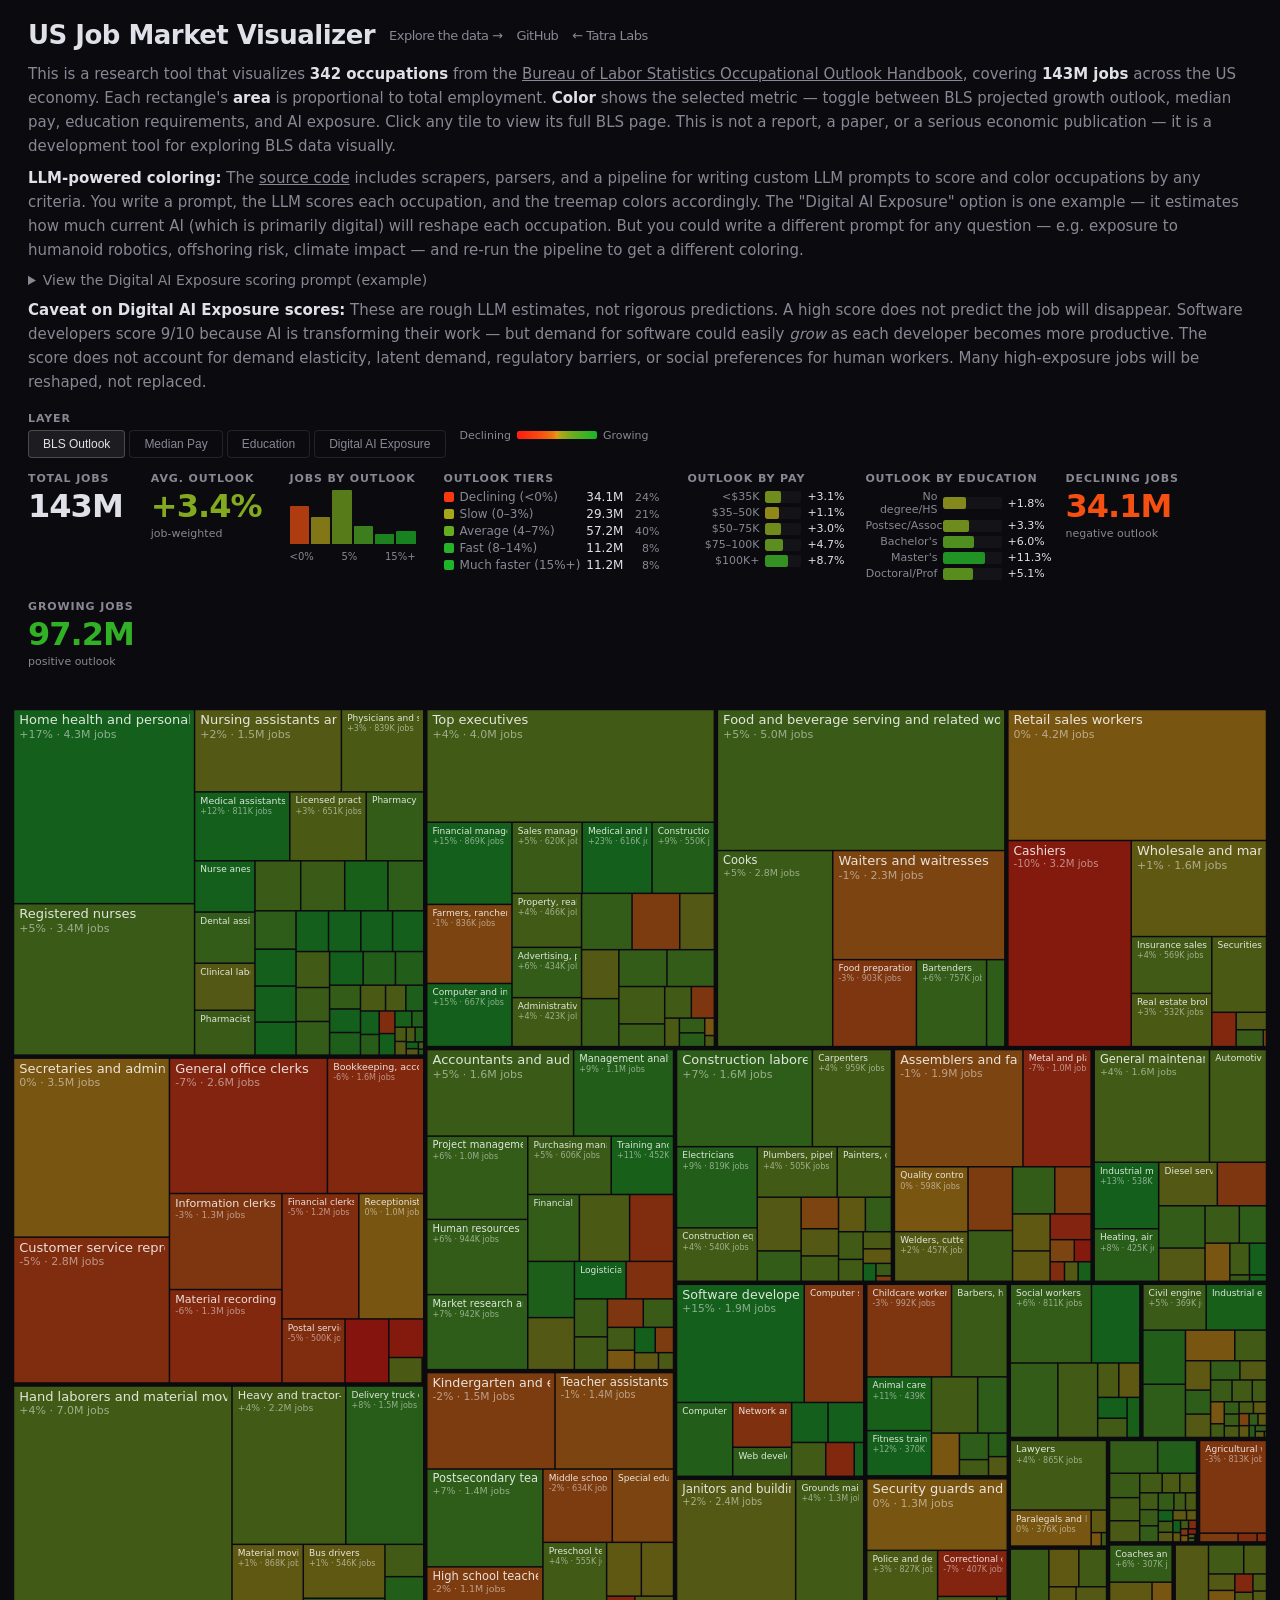
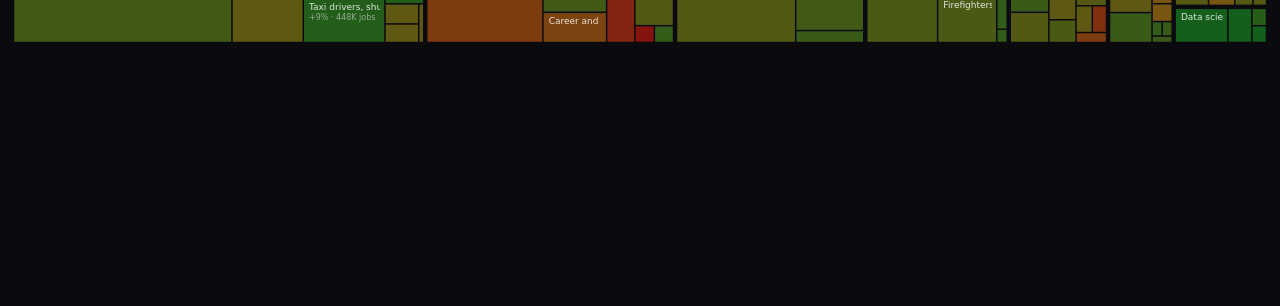
<file: project/jobs/index.html>
<!DOCTYPE html>
<html lang="en">
<head>
<meta charset="UTF-8">
<meta name="viewport" content="width=device-width, initial-scale=1.0">
<title>US Job Market Visualizer</title>
<style>
*, *::before, *::after { margin: 0; padding: 0; box-sizing: border-box; }

:root {
  --bg: #0a0a0f;
  --bg2: #12121a;
  --fg: #e0e0e8;
  --fg2: #888894;
}

body {
  background: var(--bg);
  color: var(--fg);
  font-family: -apple-system, BlinkMacSystemFont, 'Segoe UI', system-ui, sans-serif;
}

#wrapper {
  max-width: 1400px;
  width: 100%;
  margin: 0 auto;
  padding-bottom: 250px;
}

#header {
  padding: 20px 28px 16px;
  flex-shrink: 0;
}

.intro {
  margin-bottom: 18px;
}
.intro h1 {
  font-size: 26px;
  font-weight: 700;
  letter-spacing: -0.02em;
  margin-bottom: 12px;
  display: flex;
  align-items: center;
  gap: 14px;
  flex-wrap: wrap;
}
.intro h1 a {
  font-size: 13px;
  font-weight: 400;
  color: var(--fg2);
  text-decoration: none;
}
.intro h1 a:hover { text-decoration: underline; }
.intro p {
  font-size: 15px;
  line-height: 1.6;
  color: var(--fg2);
  margin-bottom: 8px;
}
.intro a { color: var(--fg2); }
.intro strong, .intro b { color: var(--fg); font-weight: 600; }

.intro details { margin: 10px 0; }
.intro summary {
  font-size: 14px;
  color: var(--fg2);
  cursor: pointer;
  user-select: none;
}
.intro summary:hover { color: var(--fg); }
.intro .prompt-box {
  margin-top: 8px;
  background: rgba(0,0,0,0.3);
  border: 1px solid rgba(255,255,255,0.06);
  border-radius: 6px;
  padding: 12px 16px;
  font-family: 'SF Mono', 'Menlo', 'Consolas', monospace;
  font-size: 11px;
  line-height: 1.5;
  color: var(--fg2);
  max-height: 300px;
  overflow-y: auto;
  white-space: pre-wrap;
  word-break: break-word;
}

.stats-row {
  display: flex;
  flex-wrap: wrap;
  gap: 20px 28px;
  align-items: flex-start;
  margin-bottom: 12px;
}

.stat-section {
  display: flex;
  flex-direction: column;
  gap: 5px;
}
.stat-section h3 {
  font-size: 11px;
  font-weight: 600;
  text-transform: uppercase;
  letter-spacing: 0.08em;
  color: var(--fg2);
}
.stat-big {
  font-size: 32px;
  font-weight: 700;
  letter-spacing: -0.03em;
  line-height: 1;
}
.stat-label {
  font-size: 11px;
  color: var(--fg2);
}

.tier-bar { display: flex; flex-direction: column; gap: 3px; }
.tier-row { display: flex; align-items: center; gap: 6px; font-size: 12px; }
.tier-color { width: 10px; height: 10px; border-radius: 2px; flex-shrink: 0; }
.tier-name { flex: 1; color: var(--fg2); white-space: nowrap; }
.tier-jobs { text-align: right; white-space: nowrap; }
.tier-pct { text-align: right; width: 30px; color: var(--fg2); font-size: 11px; }

.histogram { display: flex; align-items: flex-end; gap: 2px; height: 54px; }
.histogram .bar { flex: 1; border-radius: 1px 1px 0 0; min-height: 1px; }
.hist-labels { display: flex; justify-content: space-between; font-size: 10px; color: var(--fg2); margin-top: 2px; }

.hbar-chart { display: flex; flex-direction: column; gap: 3px; }
.hbar-row { display: flex; align-items: center; gap: 6px; font-size: 12px; }
.hbar-label { width: 72px; flex-shrink: 0; color: var(--fg2); font-size: 11px; text-align: right; }
.hbar-track { flex: 1; height: 12px; background: rgba(255,255,255,0.04); border-radius: 2px; overflow: hidden; min-width: 36px; }
.hbar-fill { height: 100%; border-radius: 2px; }
.hbar-val { width: 30px; flex-shrink: 0; font-size: 11px; color: var(--fg); text-align: right; }

.controls-row {
  display: flex;
  align-items: center;
  gap: 14px;
  flex-wrap: wrap;
  margin-bottom: 14px;
}

.color-toggle {
  display: flex;
  gap: 4px;
}
.color-toggle button {
  padding: 6px 14px;
  font-size: 12px;
  font-weight: 500;
  border: 1px solid rgba(255,255,255,0.1);
  border-radius: 4px;
  background: transparent;
  color: var(--fg2);
  cursor: pointer;
  transition: all 0.15s;
}
.color-toggle button.active {
  background: rgba(255,255,255,0.08);
  color: var(--fg);
  border-color: rgba(255,255,255,0.2);
}
.color-toggle button:hover:not(.active) {
  background: rgba(255,255,255,0.04);
}

.gradient-legend {
  display: flex;
  align-items: center;
  gap: 6px;
  font-size: 11px;
  color: var(--fg2);
}
.gradient-legend canvas { border-radius: 2px; }

canvas#canvas {
  display: block;
  cursor: default;
}

#tooltip {
  position: fixed;
  pointer-events: none;
  background: var(--bg2);
  border: 1px solid rgba(255,255,255,0.12);
  border-radius: 8px;
  padding: 12px 16px;
  font-size: 13px;
  line-height: 1.5;
  max-width: 340px;
  opacity: 0;
  transition: opacity 0.12s;
  z-index: 20;
  box-shadow: 0 8px 32px rgba(0,0,0,0.6);
}
#tooltip.visible { opacity: 1; }
#tooltip .tt-title { font-weight: 600; font-size: 14px; margin-bottom: 6px; color: #fff; }
#tooltip .tt-exposure { font-size: 12px; margin-bottom: 8px; }
#tooltip .tt-stats { display: grid; grid-template-columns: auto auto; gap: 2px 12px; font-size: 12px; }
#tooltip .tt-stats .label { color: var(--fg2); }
#tooltip .tt-stats .value { color: var(--fg); text-align: right; }
#tooltip .tt-rationale { font-size: 11px; color: var(--fg2); margin-top: 8px; line-height: 1.4; border-top: 1px solid rgba(255,255,255,0.06); padding-top: 8px; }
</style>
</head>
<body>

<div id="wrapper">
<div id="header">
  <div class="intro">
    <h1>US Job Market Visualizer <a href="explore.html">Explore the data &rarr;</a> <a href="https://github.com/karpathy/jobs">GitHub</a> <a href="/?tab=projects">&larr; Tatra Labs</a></h1>
    <p>This is a research tool that visualizes <b>342 occupations</b> from the <a href="https://www.bls.gov/ooh/">Bureau of Labor Statistics Occupational Outlook Handbook</a>, covering <b>143M jobs</b> across the US economy. Each rectangle's <b>area</b> is proportional to total employment. <b>Color</b> shows the selected metric &mdash; toggle between BLS projected growth outlook, median pay, education requirements, and AI exposure. Click any tile to view its full BLS page. This is not a report, a paper, or a serious economic publication &mdash; it is a development tool for exploring BLS data visually.</p>
    <p><b>LLM-powered coloring:</b> The <a href="https://github.com/karpathy/jobs">source code</a> includes scrapers, parsers, and a pipeline for writing custom LLM prompts to score and color occupations by any criteria. You write a prompt, the LLM scores each occupation, and the treemap colors accordingly. The "Digital AI Exposure" option is one example &mdash; it estimates how much current AI (which is primarily digital) will reshape each occupation. But you could write a different prompt for any question &mdash; e.g. exposure to humanoid robotics, offshoring risk, climate impact &mdash; and re-run the pipeline to get a different coloring.</p>
    <details>
      <summary>View the Digital AI Exposure scoring prompt (example)</summary>
      <div class="prompt-box">You are an expert analyst evaluating how exposed different occupations are to AI. You will be given a detailed description of an occupation from the Bureau of Labor Statistics.

Rate the occupation's overall AI Exposure on a scale from 0 to 10.

AI Exposure measures: how much will AI reshape this occupation? Consider both direct effects (AI automating tasks currently done by humans) and indirect effects (AI making each worker so productive that fewer are needed).

A key signal is whether the job's work product is fundamentally digital. If the job can be done entirely from a home office on a computer — writing, coding, analyzing, communicating — then AI exposure is inherently high (7+), because AI capabilities in digital domains are advancing rapidly. Even if today's AI can't handle every aspect of such a job, the trajectory is steep and the ceiling is very high. Conversely, jobs requiring physical presence, manual skill, or real-time human interaction in the physical world have a natural barrier to AI exposure.

Use these anchors to calibrate your score:

- 0–1: Minimal exposure. The work is almost entirely physical, hands-on, or requires real-time human presence in unpredictable environments. AI has essentially no impact on daily work. Examples: roofer, landscaper, commercial diver.

- 2–3: Low exposure. Mostly physical or interpersonal work. AI might help with minor peripheral tasks (scheduling, paperwork) but doesn't touch the core job. Examples: electrician, plumber, firefighter, dental hygienist.

- 4–5: Moderate exposure. A mix of physical/interpersonal work and knowledge work. AI can meaningfully assist with the information-processing parts but a substantial share of the job still requires human presence. Examples: registered nurse, police officer, veterinarian.

- 6–7: High exposure. Predominantly knowledge work with some need for human judgment, relationships, or physical presence. AI tools are already useful and workers using AI may be substantially more productive. Examples: teacher, manager, accountant, journalist.

- 8–9: Very high exposure. The job is almost entirely done on a computer. All core tasks — writing, coding, analyzing, designing, communicating — are in domains where AI is rapidly improving. The occupation faces major restructuring. Examples: software developer, graphic designer, translator, data analyst, paralegal, copywriter.

- 10: Maximum exposure. Routine information processing, fully digital, with no physical component. AI can already do most of it today. Examples: data entry clerk, telemarketer.

Respond with ONLY a JSON object in this exact format, no other text:
{"exposure": &lt;0-10&gt;, "rationale": "&lt;2-3 sentences explaining the key factors&gt;"}</div>
    </details>
    <p><b>Caveat on Digital AI Exposure scores:</b> These are rough LLM estimates, not rigorous predictions. A high score does not predict the job will disappear. Software developers score 9/10 because AI is transforming their work &mdash; but demand for software could easily <em>grow</em> as each developer becomes more productive. The score does not account for demand elasticity, latent demand, regulatory barriers, or social preferences for human workers. Many high-exposure jobs will be reshaped, not replaced.</p>
  </div>

  <div class="controls-row">
    <div class="stat-section">
      <h3>Layer</h3>
      <div class="color-toggle" id="colorToggle">
        <button data-mode="outlook" class="active">BLS Outlook</button>
        <button data-mode="pay">Median Pay</button>
        <button data-mode="education">Education</button>
        <button data-mode="exposure">Digital AI Exposure</button>
      </div>
    </div>
    <div class="gradient-legend">
      <span id="legendLow">Declining</span>
      <canvas id="gradientLegend" width="80" height="8"></canvas>
      <span id="legendHigh">Growing</span>
    </div>
  </div>

  <div class="stats-row">
    <div class="stat-section">
      <h3>Total jobs</h3>
      <div class="stat-big" id="statTotalJobs">&mdash;</div>
    </div>
    <div class="stat-section" id="block2"></div>
    <div class="stat-section" id="block3"></div>
    <div class="stat-section" id="block4"></div>
    <div class="stat-section" id="block5"></div>
    <div class="stat-section" id="block6"></div>
    <div class="stat-section" id="block7"></div>
    <div class="stat-section" id="block8"></div>
  </div>
</div>

<canvas id="canvas"></canvas>
</div>

<div id="tooltip">
  <div class="tt-title"></div>
  <div class="tt-exposure"></div>
  <div class="tt-stats"></div>
  <div class="tt-rationale"></div>
</div>

<script>

// ── Color scales ────────────────────────────────────────────────────────

let colorMode = "outlook";

function boostContrast(t) {
  const c = (t - 0.5) * 2;
  const b = Math.sign(c) * Math.pow(Math.abs(c), 0.55);
  return b / 2 + 0.5;
}

function greenRedCSS(t, alpha) {
  t = boostContrast(Math.max(0, Math.min(1, t)));
  let r, g, b;
  if (t < 0.5) {
    const s = t / 0.5;
    r = Math.round(30 + s * 200);
    g = Math.round(180 - s * 20);
    b = Math.round(40 - s * 20);
  } else {
    const s = (t - 0.5) / 0.5;
    r = Math.round(230 + s * 25);
    g = Math.round(160 - s * 130);
    b = Math.round(20 - s * 5);
  }
  return `rgba(${r},${g},${b},${alpha})`;
}

const EDU_LEVELS = [
  "No formal educational credential",
  "High school diploma or equivalent",
  "Postsecondary nondegree award",
  "Some college, no degree",
  "Associate's degree",
  "Bachelor's degree",
  "Master's degree",
  "Doctoral or professional degree",
];

// Color for a normalized value (0=green, 1=red). Flip for "good=green" metrics.
function outlookColor(v, a) {
  if (v == null) return `rgba(128,128,128,${a})`;
  return greenRedCSS(1 - Math.max(0, Math.min(1, (v + 12) / 24)), a);
}
function payColor(v, a) {
  if (v == null) return `rgba(128,128,128,${a})`;
  const t = 1 - (Math.log(Math.max(25000, Math.min(250000, v))) - Math.log(25000)) / (Math.log(250000) - Math.log(25000));
  return greenRedCSS(t, a);
}
function eduColor(idx, a) {
  if (idx < 0) return `rgba(128,128,128,${a})`;
  return greenRedCSS(1 - idx / (EDU_LEVELS.length - 1), a);
}
function exposureColor(v, a) {
  if (v == null) return `rgba(128,128,128,${a})`;
  return greenRedCSS(v / 10, a);
}

function tileColorCSS(d, alpha) {
  if (colorMode === "exposure") return exposureColor(d.exposure, alpha);
  if (colorMode === "outlook") return outlookColor(d.outlook, alpha);
  if (colorMode === "pay") return payColor(d.pay, alpha);
  if (colorMode === "education") {
    return eduColor(EDU_LEVELS.indexOf(d.education), alpha);
  }
  return `rgba(128,128,128,${alpha})`;
}

function tileSubInfo(r) {
  if (colorMode === "exposure") {
    return (r.exposure != null ? r.exposure + "/10" : "") +
           (r.jobs ? " \u00b7 " + formatNumber(r.jobs) + " jobs" : "");
  }
  if (colorMode === "outlook") {
    const o = r.outlook != null ? (r.outlook > 0 ? "+" : "") + r.outlook + "%" : "";
    return o + (r.jobs ? " \u00b7 " + formatNumber(r.jobs) + " jobs" : "");
  }
  if (colorMode === "pay") {
    return (r.pay != null ? formatPay(r.pay) : "") +
           (r.jobs ? " \u00b7 " + formatNumber(r.jobs) + " jobs" : "");
  }
  if (colorMode === "education") {
    const short = {
      "No formal educational credential": "No formal",
      "High school diploma or equivalent": "HS diploma",
      "Postsecondary nondegree award": "Postsecondary",
      "Some college, no degree": "Some college",
      "Associate's degree": "Associate's",
      "Bachelor's degree": "Bachelor's",
      "Master's degree": "Master's",
      "Doctoral or professional degree": "Doctoral/Prof",
    }[r.education] || "";
    return short + (r.jobs ? " \u00b7 " + formatNumber(r.jobs) + " jobs" : "");
  }
  return "";
}

// ── Squarified treemap layout ──────────────────────────────────────────

function squarify(items, x, y, w, h) {
  if (items.length === 0) return [];
  if (items.length === 1) return [{ ...items[0], rx: x, ry: y, rw: w, rh: h }];
  const total = items.reduce((s, d) => s + d.value, 0);
  if (total === 0) return [];
  const results = [];
  let remaining = [...items], cx = x, cy = y, cw = w, ch = h;
  while (remaining.length > 0) {
    const remTotal = remaining.reduce((s, d) => s + d.value, 0);
    const vertical = cw >= ch;
    const side = vertical ? ch : cw;
    let row = [remaining[0]], rowSum = remaining[0].value;
    for (let i = 1; i < remaining.length; i++) {
      const candidate = [...row, remaining[i]];
      const candidateSum = rowSum + remaining[i].value;
      if (worstAspect(candidate, candidateSum, side, remTotal, vertical ? cw : ch) <
          worstAspect(row, rowSum, side, remTotal, vertical ? cw : ch)) {
        row = candidate; rowSum = candidateSum;
      } else break;
    }
    const rowFraction = rowSum / remTotal;
    const rowThickness = vertical ? cw * rowFraction : ch * rowFraction;
    let offset = 0;
    for (const item of row) {
      const itemFraction = item.value / rowSum;
      const itemLength = side * itemFraction;
      if (vertical) results.push({ ...item, rx: cx, ry: cy + offset, rw: rowThickness, rh: itemLength });
      else results.push({ ...item, rx: cx + offset, ry: cy, rw: itemLength, rh: rowThickness });
      offset += itemLength;
    }
    if (vertical) { cx += rowThickness; cw -= rowThickness; }
    else { cy += rowThickness; ch -= rowThickness; }
    remaining = remaining.slice(row.length);
  }
  return results;
}

function worstAspect(row, rowSum, side, totalArea, availableExtent) {
  const rowExtent = availableExtent * (rowSum / totalArea);
  if (rowExtent === 0) return Infinity;
  let worst = 0;
  for (const item of row) {
    const itemLen = side * (item.value / rowSum);
    if (itemLen === 0) continue;
    const aspect = Math.max(rowExtent / itemLen, itemLen / rowExtent);
    if (aspect > worst) worst = aspect;
  }
  return worst;
}

// ── Rendering ──────────────────────────────────────────────────────────

let data = [];
let rects = [];
let hovered = null;
// index.html#<ooh-slug> — the deep link the Explore page's map view sends here.
// Highlights that occupation's tile until the pointer touches the treemap.
let focusSlug = null;
const canvas = document.getElementById("canvas");
const ctx = canvas.getContext("2d");
let dpr = window.devicePixelRatio || 1;
const MARGIN = 12, GAP = 1.5;

function layout() {
  const wrapper = document.getElementById("wrapper");
  const headerH = document.getElementById("header").offsetHeight;
  const w = wrapper.clientWidth;
  const h = Math.round(w * 3 / 4);
  canvas.width = w * dpr; canvas.height = h * dpr;
  canvas.style.width = w + "px"; canvas.style.height = h + "px";
  const tx = MARGIN, ty = MARGIN, tw = w - MARGIN * 2, th = h - MARGIN * 2;
  const byCategory = {};
  for (const d of data) { if (!byCategory[d.category]) byCategory[d.category] = []; byCategory[d.category].push(d); }
  const categories = Object.keys(byCategory).map(cat => ({
    cat, items: byCategory[cat].sort((a, b) => (b.jobs || 0) - (a.jobs || 0)),
    value: byCategory[cat].reduce((s, d) => s + (d.jobs || 1), 0),
  })).sort((a, b) => b.value - a.value);
  const catRects = squarify(categories, tx, ty, tw, th);
  rects = [];
  for (const cr of catRects) {
    const items = cr.items.map(d => ({ ...d, value: d.jobs || 1 }));
    const innerRects = squarify(items, cr.rx + GAP, cr.ry + GAP, cr.rw - GAP * 2, cr.rh - GAP * 2);
    for (const ir of innerRects) rects.push(ir);
  }
}

function draw() {
  ctx.setTransform(dpr, 0, 0, dpr, 0, 0);
  ctx.fillStyle = "#0a0a0f";
  ctx.fillRect(0, 0, canvas.width / dpr, canvas.height / dpr);
  for (const r of rects) {
    const isHovered = r === hovered || (focusSlug != null && r.slug === focusSlug);
    const g = GAP / 2, rx = r.rx + g, ry = r.ry + g, rw = r.rw - g * 2, rh = r.rh - g * 2;
    if (rw <= 0 || rh <= 0) continue;
    ctx.fillStyle = tileColorCSS(r, isHovered ? 0.8 : 0.5);
    ctx.fillRect(rx, ry, rw, rh);
    if (isHovered) { ctx.strokeStyle = "#fff"; ctx.lineWidth = 2; ctx.strokeRect(rx, ry, rw, rh); }
    if (rw > 50 && rh > 18) {
      ctx.save(); ctx.beginPath(); ctx.rect(rx + 4, ry + 2, rw - 8, rh - 4); ctx.clip();
      const fontSize = Math.min(13, Math.max(9, Math.min(rw / 10, rh / 3)));
      ctx.font = `500 ${fontSize}px -apple-system, system-ui, sans-serif`;
      ctx.fillStyle = isHovered ? "#fff" : "rgba(255,255,255,0.85)";
      ctx.textBaseline = "top";
      ctx.fillText(r.title, rx + 5, ry + 4);
      if (rh > 34 && rw > 60) {
        ctx.font = `400 ${Math.max(8, fontSize - 2)}px -apple-system, system-ui, sans-serif`;
        ctx.fillStyle = "rgba(255,255,255,0.5)";
        ctx.fillText(tileSubInfo(r), rx + 5, ry + 4 + fontSize + 2);
      }
      ctx.restore();
    }
  }
}

function hitTest(mx, my) {
  const rect = canvas.getBoundingClientRect();
  const cx = mx - rect.left, cy = my - rect.top;
  for (let i = rects.length - 1; i >= 0; i--) {
    const r = rects[i];
    if (cx >= r.rx && cx < r.rx + r.rw && cy >= r.ry && cy < r.ry + r.rh) return r;
  }
  return null;
}

function formatNumber(n) {
  if (n == null) return "\u2014";
  if (n >= 1e6) return (n / 1e6).toFixed(1) + "M";
  if (n >= 1e3) return Math.round(n / 1e3) + "K";
  return n.toLocaleString();
}
function formatPay(n) { return n == null ? "\u2014" : "$" + n.toLocaleString(); }

function tooltipHighlight(d) {
  if (colorMode === "exposure") {
    const v = d.exposure;
    if (v == null) return "";
    const color = exposureColor(v, 1);
    return `<span style="color:${color};font-weight:600;">Digital AI Exposure: ${v}/10</span>` +
      `<div style="margin-top:3px;height:4px;background:rgba(255,255,255,0.08);border-radius:2px;">` +
      `<div style="height:100%;width:${v * 10}%;background:${color};border-radius:2px;"></div></div>`;
  } else if (colorMode === "outlook") {
    const v = d.outlook;
    if (v == null) return "";
    const color = outlookColor(v, 1);
    return `<span style="color:${color};font-weight:600;">Outlook: ${v > 0 ? '+' : ''}${v}%</span>` +
      (d.outlook_desc ? ` <span style="color:var(--fg2);">(${d.outlook_desc})</span>` : '') +
      `<div style="margin-top:3px;height:4px;background:rgba(255,255,255,0.08);border-radius:2px;">` +
      `<div style="height:100%;width:${Math.min(100, Math.max(0, (v + 10) / 30 * 100))}%;background:${color};border-radius:2px;"></div></div>`;
  } else if (colorMode === "pay") {
    const v = d.pay;
    if (v == null) return "";
    const color = payColor(v, 1);
    return `<span style="color:${color};font-weight:600;">Median Pay: ${formatPay(v)}</span>` +
      `<div style="margin-top:3px;height:4px;background:rgba(255,255,255,0.08);border-radius:2px;">` +
      `<div style="height:100%;width:${Math.min(100, v / 150000 * 100)}%;background:${color};border-radius:2px;"></div></div>`;
  } else if (colorMode === "education") {
    const edu = d.education || "";
    const idx = EDU_LEVELS.indexOf(edu);
    const color = idx >= 0 ? eduColor(idx, 1) : "var(--fg)";
    return `<span style="color:${color};font-weight:600;">Education: ${edu || '\u2014'}</span>`;
  }
  return "";
}

function showTooltip(d, mx, my) {
  const tt = document.getElementById("tooltip");
  tt.querySelector(".tt-title").textContent = d.title;
  tt.querySelector(".tt-exposure").innerHTML = tooltipHighlight(d);
  tt.querySelector(".tt-stats").innerHTML = `
    <span class="label">Median pay</span><span class="value">${formatPay(d.pay)}</span>
    <span class="label">Jobs (2024)</span><span class="value">${formatNumber(d.jobs)}</span>
    <span class="label">Outlook</span><span class="value">${d.outlook != null ? d.outlook + '%' : '\u2014'} ${d.outlook_desc ? '(' + d.outlook_desc + ')' : ''}</span>
    <span class="label">Education</span><span class="value">${d.education || '\u2014'}</span>`;
  tt.querySelector(".tt-rationale").textContent = colorMode === "exposure" ? (d.exposure_rationale || "") : "";
  let tx = mx + 16, ty = my - 16;
  if (tx + 340 > window.innerWidth) tx = mx - 356;
  if (ty < 10) ty = my + 16;
  if (ty + 200 > window.innerHeight) ty = my - 200;
  tt.style.left = tx + "px"; tt.style.top = ty + "px";
  tt.classList.add("visible");
}
function hideTooltip() { document.getElementById("tooltip").classList.remove("visible"); }

// ── Shared stat data ────────────────────────────────────────────────────

const PAY_BANDS = [
  { label: "<$35K", min: 0, max: 35000 },
  { label: "$35\u201350K", min: 35000, max: 50000 },
  { label: "$50\u201375K", min: 50000, max: 75000 },
  { label: "$75\u2013100K", min: 75000, max: 100000 },
  { label: "$100K+", min: 100000, max: Infinity },
];

const EDU_GROUPS = [
  { label: "No degree/HS", match: ["No formal educational credential", "High school diploma or equivalent"] },
  { label: "Postsec/Assoc", match: ["Postsecondary nondegree award", "Some college, no degree", "Associate's degree"] },
  { label: "Bachelor's", match: ["Bachelor's degree"] },
  { label: "Master's", match: ["Master's degree"] },
  { label: "Doctoral/Prof", match: ["Doctoral or professional degree"] },
];

const OUTLOOK_TIERS = [
  { label: "Declining (<0%)", min: -Infinity, max: -1 },
  { label: "Slow (0\u20133%)", min: 0, max: 3 },
  { label: "Average (4\u20137%)", min: 4, max: 7 },
  { label: "Fast (8\u201314%)", min: 8, max: 14 },
  { label: "Much faster (15%+)", min: 15, max: Infinity },
];

// Weighted avg of metric across a set of group filters
function weightedAvgByGroups(groups, filterFn, metricFn) {
  return groups.map(g => {
    let wS = 0, wC = 0;
    for (const d of data) {
      const v = metricFn(d);
      if (v != null && d.jobs && filterFn(d, g)) { wS += v * d.jobs; wC += d.jobs; }
    }
    return { ...g, avg: wC > 0 ? wS / wC : 0, jobs: wC };
  });
}

// Render helpers
function renderTiers(tiers, totalJobs) {
  return tiers.map(t => `<div class="tier-row">
    <div class="tier-color" style="background:${t.color}"></div>
    <span class="tier-name">${t.label}</span>
    <span class="tier-jobs">${formatNumber(t.jobs)}</span>
    <span class="tier-pct">${totalJobs > 0 ? (t.jobs / totalJobs * 100).toFixed(0) : 0}%</span>
  </div>`).join("");
}

function renderHbars(items) {
  return items.map(it => `<div class="hbar-row">
    <span class="hbar-label">${it.label}</span>
    <div class="hbar-track"><div class="hbar-fill" style="width:${it.pct}%;background:${it.color}"></div></div>
    <span class="hbar-val">${it.val}</span>
  </div>`).join("");
}

// ── Layer-specific stats ────────────────────────────────────────────────

function updateStats() {
  const totalJobs = data.reduce((s, d) => s + (d.jobs || 0), 0);
  document.getElementById("statTotalJobs").textContent = (totalJobs / 1e6).toFixed(0) + "M";

  if (colorMode === "outlook") updateOutlookStats(totalJobs);
  else if (colorMode === "pay") updatePayStats(totalJobs);
  else if (colorMode === "education") updateEducationStats(totalJobs);
  else updateExposureStats(totalJobs);
}

function updateOutlookStats(totalJobs) {
  // Headline: weighted avg outlook
  let wS = 0, wC = 0;
  for (const d of data) { if (d.outlook != null && d.jobs) { wS += d.outlook * d.jobs; wC += d.jobs; } }
  const avg = wC > 0 ? wS / wC : 0;
  document.getElementById("block2").innerHTML = `<h3>Avg. outlook</h3>
    <div class="stat-big"><span style="color:${outlookColor(avg, 1)}">${avg > 0 ? "+" : ""}${avg.toFixed(1)}%</span></div>
    <div class="stat-label">job-weighted</div>`;

  // Histogram: jobs by outlook bucket
  const buckets = [
    { lo: -Infinity, hi: -1, mid: -5 }, { lo: 0, hi: 2, mid: 1 }, { lo: 3, hi: 5, mid: 4 },
    { lo: 6, hi: 8, mid: 7 }, { lo: 9, hi: 14, mid: 11 }, { lo: 15, hi: Infinity, mid: 20 },
  ];
  const histJobs = buckets.map(() => 0);
  for (const d of data) { if (d.outlook != null && d.jobs) { const i = buckets.findIndex(b => d.outlook >= b.lo && d.outlook <= b.hi); if (i >= 0) histJobs[i] += d.jobs; } }
  const maxH = Math.max(...histJobs);
  document.getElementById("block3").innerHTML = `<h3>Jobs by outlook</h3>
    <div class="histogram">${histJobs.map((c, i) => `<div class="bar" style="height:${Math.max(2, maxH > 0 ? c / maxH * 100 : 0)}%;background:${outlookColor(buckets[i].mid, 0.7)}"></div>`).join("")}</div>
    <div class="hist-labels"><span>&lt;0%</span><span>5%</span><span>15%+</span></div>`;

  // Tier breakdown
  const tiers = OUTLOOK_TIERS.map(t => {
    let jobs = 0;
    for (const d of data) { if (d.outlook != null && d.jobs && d.outlook >= t.min && d.outlook <= t.max) jobs += d.jobs; }
    return { ...t, jobs, color: outlookColor((t.min === -Infinity ? -8 : t.max === Infinity ? 20 : (t.min + t.max) / 2), 1) };
  });
  document.getElementById("block4").innerHTML = `<h3>Outlook tiers</h3><div class="tier-bar">${renderTiers(tiers, totalJobs)}</div>`;

  // Cross: outlook by pay
  const byPay = weightedAvgByGroups(PAY_BANDS, (d, g) => d.pay != null && d.pay >= g.min && d.pay < g.max, d => d.outlook);
  document.getElementById("block5").innerHTML = `<h3>Outlook by pay</h3><div class="hbar-chart">${renderHbars(byPay.map(g => ({
    label: g.label, val: (g.avg > 0 ? "+" : "") + g.avg.toFixed(1) + "%",
    pct: Math.max(0, Math.min(100, (g.avg + 10) / 30 * 100)), color: outlookColor(g.avg, 0.8)
  })))}</div>`;

  // Cross: outlook by education
  const byEdu = weightedAvgByGroups(EDU_GROUPS, (d, g) => g.match.includes(d.education), d => d.outlook);
  document.getElementById("block6").innerHTML = `<h3>Outlook by education</h3><div class="hbar-chart">${renderHbars(byEdu.map(g => ({
    label: g.label, val: (g.avg > 0 ? "+" : "") + g.avg.toFixed(1) + "%",
    pct: Math.max(0, Math.min(100, (g.avg + 10) / 30 * 100)), color: outlookColor(g.avg, 0.8)
  })))}</div>`;

  // Impact: declining jobs
  let declining = 0;
  for (const d of data) { if (d.outlook != null && d.outlook < 0 && d.jobs) declining += d.jobs; }
  document.getElementById("block7").innerHTML = `<h3>Declining jobs</h3>
    <div class="stat-big" style="color:${outlookColor(-5, 1)}">${(declining / 1e6).toFixed(1)}M</div>
    <div class="stat-label">negative outlook</div>`;

  // Impact: growing jobs
  let growing = 0;
  for (const d of data) { if (d.outlook != null && d.outlook > 0 && d.jobs) growing += d.jobs; }
  document.getElementById("block8").innerHTML = `<h3>Growing jobs</h3>
    <div class="stat-big" style="color:${outlookColor(10, 1)}">${(growing / 1e6).toFixed(1)}M</div>
    <div class="stat-label">positive outlook</div>`;
}

function updatePayStats(totalJobs) {
  let wS = 0, wC = 0;
  for (const d of data) { if (d.pay != null && d.jobs) { wS += d.pay * d.jobs; wC += d.jobs; } }
  const avg = wC > 0 ? wS / wC : 0;
  document.getElementById("block2").innerHTML = `<h3>Avg. pay</h3>
    <div class="stat-big"><span style="color:${payColor(avg, 1)}">$${Math.round(avg / 1000)}K</span></div>
    <div class="stat-label">job-weighted</div>`;

  // Histogram
  const buckets = [
    { lo: 0, hi: 30000, mid: 25000 }, { lo: 30000, hi: 40000, mid: 35000 }, { lo: 40000, hi: 55000, mid: 47000 },
    { lo: 55000, hi: 75000, mid: 65000 }, { lo: 75000, hi: 100000, mid: 87000 }, { lo: 100000, hi: Infinity, mid: 130000 },
  ];
  const histJobs = buckets.map(() => 0);
  for (const d of data) { if (d.pay != null && d.jobs) { const i = buckets.findIndex(b => d.pay >= b.lo && d.pay < b.hi); if (i >= 0) histJobs[i] += d.jobs; } }
  const maxH = Math.max(...histJobs);
  document.getElementById("block3").innerHTML = `<h3>Jobs by pay</h3>
    <div class="histogram">${histJobs.map((c, i) => `<div class="bar" style="height:${Math.max(2, maxH > 0 ? c / maxH * 100 : 0)}%;background:${payColor(buckets[i].mid, 0.7)}"></div>`).join("")}</div>
    <div class="hist-labels"><span>$30K</span><span>$65K</span><span>$100K+</span></div>`;

  // Tiers
  const tiers = PAY_BANDS.map(t => {
    let jobs = 0;
    for (const d of data) { if (d.pay != null && d.jobs && d.pay >= t.min && d.pay < t.max) jobs += d.jobs; }
    return { ...t, label: t.label, jobs, color: payColor(t.max === Infinity ? 130000 : (t.min + t.max) / 2, 1) };
  });
  document.getElementById("block4").innerHTML = `<h3>Pay tiers</h3><div class="tier-bar">${renderTiers(tiers, totalJobs)}</div>`;

  // Cross: pay by education
  const byEdu = weightedAvgByGroups(EDU_GROUPS, (d, g) => g.match.includes(d.education), d => d.pay);
  document.getElementById("block5").innerHTML = `<h3>Pay by education</h3><div class="hbar-chart">${renderHbars(byEdu.map(g => ({
    label: g.label, val: "$" + Math.round(g.avg / 1000) + "K",
    pct: Math.max(0, Math.min(100, (Math.log(Math.max(25000, g.avg)) - Math.log(25000)) / (Math.log(250000) - Math.log(25000)) * 100)),
    color: payColor(g.avg, 0.8)
  })))}</div>`;

  // Cross: pay by outlook tier
  const byOl = weightedAvgByGroups(OUTLOOK_TIERS, (d, g) => d.outlook != null && d.outlook >= g.min && d.outlook <= g.max, d => d.pay);
  document.getElementById("block6").innerHTML = `<h3>Pay by outlook</h3><div class="hbar-chart">${renderHbars(byOl.map(g => ({
    label: g.label.replace(/ \(.*/, ""), val: "$" + Math.round(g.avg / 1000) + "K",
    pct: Math.max(0, Math.min(100, (Math.log(Math.max(25000, g.avg)) - Math.log(25000)) / (Math.log(250000) - Math.log(25000)) * 100)),
    color: payColor(g.avg, 0.8)
  })))}</div>`;

  // Impact: total wages
  let totalWages = 0;
  for (const d of data) { if (d.pay != null && d.jobs) totalWages += d.pay * d.jobs; }
  document.getElementById("block7").innerHTML = `<h3>Total wages</h3>
    <div class="stat-big">$${(totalWages / 1e12).toFixed(1)}T</div>
    <div class="stat-label">annual</div>`;
  document.getElementById("block8").innerHTML = "";
}

function updateEducationStats(totalJobs) {
  // Headline: % Bachelor's+
  let bsJobs = 0;
  for (const d of data) {
    if (d.jobs && ["Bachelor's degree", "Master's degree", "Doctoral or professional degree"].includes(d.education)) bsJobs += d.jobs;
  }
  document.getElementById("block2").innerHTML = `<h3>Bachelor's+</h3>
    <div class="stat-big"><span style="color:${eduColor(5, 1)}">${(bsJobs / totalJobs * 100).toFixed(0)}%</span></div>
    <div class="stat-label">of all jobs</div>`;

  // Histogram: jobs by education group
  const groups = EDU_GROUPS.map((g, i) => {
    let jobs = 0;
    for (const d of data) { if (d.jobs && g.match.includes(d.education)) jobs += d.jobs; }
    return { ...g, jobs, idx: i };
  });
  const maxH = Math.max(...groups.map(g => g.jobs));
  document.getElementById("block3").innerHTML = `<h3>Jobs by education</h3>
    <div class="histogram">${groups.map(g => `<div class="bar" style="height:${Math.max(2, maxH > 0 ? g.jobs / maxH * 100 : 0)}%;background:${eduColor(g.idx * 2, 0.7)}"></div>`).join("")}</div>
    <div class="hist-labels"><span>HS</span><span>BS</span><span>PhD</span></div>`;

  // Tier breakdown (same groups with counts)
  const tiers = groups.map((g, i) => ({ label: g.label, jobs: g.jobs, color: eduColor(i * 2, 1) }));
  document.getElementById("block4").innerHTML = `<h3>Education tiers</h3><div class="tier-bar">${renderTiers(tiers, totalJobs)}</div>`;

  // Cross: avg pay by education
  const payByEdu = weightedAvgByGroups(EDU_GROUPS, (d, g) => g.match.includes(d.education), d => d.pay);
  document.getElementById("block5").innerHTML = `<h3>Avg pay by education</h3><div class="hbar-chart">${renderHbars(payByEdu.map(g => ({
    label: g.label, val: "$" + Math.round(g.avg / 1000) + "K",
    pct: Math.max(0, Math.min(100, (Math.log(Math.max(25000, g.avg)) - Math.log(25000)) / (Math.log(250000) - Math.log(25000)) * 100)),
    color: payColor(g.avg, 0.8)
  })))}</div>`;

  // Cross: avg outlook by education
  const olByEdu = weightedAvgByGroups(EDU_GROUPS, (d, g) => g.match.includes(d.education), d => d.outlook);
  document.getElementById("block6").innerHTML = `<h3>Avg outlook by education</h3><div class="hbar-chart">${renderHbars(olByEdu.map(g => ({
    label: g.label, val: (g.avg > 0 ? "+" : "") + g.avg.toFixed(1) + "%",
    pct: Math.max(0, Math.min(100, (g.avg + 10) / 30 * 100)), color: outlookColor(g.avg, 0.8)
  })))}</div>`;

  // Impact: jobs with no formal degree
  let noDeg = 0;
  for (const d of data) {
    if (d.jobs && ["No formal educational credential", "High school diploma or equivalent"].includes(d.education)) noDeg += d.jobs;
  }
  document.getElementById("block7").innerHTML = `<h3>No degree / HS</h3>
    <div class="stat-big">${(noDeg / 1e6).toFixed(1)}M</div>
    <div class="stat-label">jobs, no degree required</div>`;
  document.getElementById("block8").innerHTML = "";
}

function updateExposureStats(totalJobs) {
  let wS = 0, wC = 0;
  for (const d of data) { if (d.exposure != null && d.jobs) { wS += d.exposure * d.jobs; wC += d.jobs; } }
  const avg = wC > 0 ? wS / wC : 0;
  document.getElementById("block2").innerHTML = `<h3>Avg. exposure</h3>
    <div class="stat-big"><span style="color:${exposureColor(avg, 1)}">${avg.toFixed(1)}</span></div>
    <div class="stat-label">job-weighted, 0\u201310</div>`;

  // Histogram
  const histogram = new Array(11).fill(0);
  for (const d of data) { if (d.exposure != null && d.jobs) histogram[d.exposure] += d.jobs; }
  const maxH = Math.max(...histogram);
  document.getElementById("block3").innerHTML = `<h3>Jobs by exposure</h3>
    <div class="histogram">${histogram.map((c, i) => `<div class="bar" style="height:${Math.max(2, maxH > 0 ? c / maxH * 100 : 0)}%;background:${exposureColor(i, 0.7)}"></div>`).join("")}</div>
    <div class="hist-labels"><span>0</span><span>5</span><span>10</span></div>`;

  // Tier breakdown
  const tierDefs = [
    { label: "Minimal (0\u20131)", lo: 0, hi: 1, mid: 0.5 },
    { label: "Low (2\u20133)", lo: 2, hi: 3, mid: 2.5 },
    { label: "Moderate (4\u20135)", lo: 4, hi: 5, mid: 4.5 },
    { label: "High (6\u20137)", lo: 6, hi: 7, mid: 6.5 },
    { label: "Very high (8\u201310)", lo: 8, hi: 10, mid: 9 },
  ];
  const tiers = tierDefs.map(t => {
    let jobs = 0;
    for (const d of data) { if (d.exposure != null && d.jobs && d.exposure >= t.lo && d.exposure <= t.hi) jobs += d.jobs; }
    return { ...t, jobs, color: exposureColor(t.mid, 1) };
  });
  document.getElementById("block4").innerHTML = `<h3>Exposure tiers</h3><div class="tier-bar">${renderTiers(tiers, totalJobs)}</div>`;

  // Cross: exposure by pay
  const byPay = weightedAvgByGroups(PAY_BANDS, (d, g) => d.pay != null && d.pay >= g.min && d.pay < g.max, d => d.exposure);
  document.getElementById("block5").innerHTML = `<h3>Exposure by pay</h3><div class="hbar-chart">${renderHbars(byPay.map(g => ({
    label: g.label, val: g.avg.toFixed(1), pct: g.avg / 10 * 100, color: exposureColor(g.avg, 0.8)
  })))}</div>`;

  // Cross: exposure by education
  const byEdu = weightedAvgByGroups(EDU_GROUPS, (d, g) => g.match.includes(d.education), d => d.exposure);
  document.getElementById("block6").innerHTML = `<h3>Exposure by education</h3><div class="hbar-chart">${renderHbars(byEdu.map(g => ({
    label: g.label, val: g.avg.toFixed(1), pct: g.avg / 10 * 100, color: exposureColor(g.avg, 0.8)
  })))}</div>`;

  // Impact: wages exposed
  let wagesExposed = 0;
  for (const d of data) { if (d.exposure != null && d.exposure >= 7 && d.jobs && d.pay) wagesExposed += d.jobs * d.pay; }
  document.getElementById("block7").innerHTML = `<h3>Wages exposed</h3>
    <div class="stat-big" style="color:${exposureColor(8, 1)}">$${(wagesExposed / 1e12).toFixed(1)}T</div>
    <div class="stat-label">annual, in jobs scoring 7+</div>`;
  document.getElementById("block8").innerHTML = "";
}

// ── Events ─────────────────────────────────────────────────────────────

canvas.addEventListener("mousemove", (e) => {
  const hit = hitTest(e.clientX, e.clientY);
  if (focusSlug != null) { focusSlug = null; draw(); }
  if (hit !== hovered) { hovered = hit; draw(); }
  if (hovered) { showTooltip(hovered, e.clientX, e.clientY); canvas.style.cursor = "pointer"; }
  else { hideTooltip(); canvas.style.cursor = "default"; }
});
canvas.addEventListener("click", (e) => { const hit = hitTest(e.clientX, e.clientY); if (hit && hit.url) window.open(hit.url, "_blank"); });
canvas.addEventListener("mouseleave", () => { hovered = null; hideTooltip(); draw(); });
function resize() { dpr = window.devicePixelRatio || 1; layout(); draw(); }

// ── Deep link: explore.html links back here as index.html#<slug> ───────
function focusFromHash(scroll) {
  const slug = decodeURIComponent((location.hash || "").replace(/^#/, ""));
  focusSlug = slug && rects.some(r => r.slug === slug) ? slug : null;
  draw();
  if (focusSlug && scroll) canvas.scrollIntoView({ block: "center", behavior: "smooth" });
}
window.addEventListener("hashchange", () => focusFromHash(true));

// ── Legend gradient ────────────────────────────────────────────────────

const LEGEND_CONFIG = {
  exposure:  { low: "Low", high: "High" },
  outlook:   { low: "Declining", high: "Growing" },
  pay:       { low: "$25K", high: "$250K" },
  education: { low: "No degree", high: "Doctoral" },
};

function drawGradientLegend() {
  const c = document.getElementById("gradientLegend");
  const gctx = c.getContext("2d");
  for (let x = 0; x < 80; x++) {
    const t = x / 79;
    gctx.fillStyle = colorMode === "exposure" ? greenRedCSS(t, 1) : greenRedCSS(1 - t, 1);
    gctx.fillRect(x, 0, 1, 8);
  }
  const cfg = LEGEND_CONFIG[colorMode];
  document.getElementById("legendLow").textContent = cfg.low;
  document.getElementById("legendHigh").textContent = cfg.high;
}

// ── Layer toggle ─────────────────────────────────────────────────────

document.getElementById("colorToggle").addEventListener("click", (e) => {
  const btn = e.target.closest("button");
  if (!btn || !btn.dataset.mode) return;
  colorMode = btn.dataset.mode;
  document.querySelectorAll("#colorToggle button").forEach(b => b.classList.remove("active"));
  btn.classList.add("active");
  updateStats();
  drawGradientLegend();
  draw();
  // Re-layout since stats height may have changed
  requestAnimationFrame(resize);
});

// ── Load ───────────────────────────────────────────────────────────────

fetch("data.json")
  .then(r => r.json())
  .then(d => {
    data = d;
    updateStats();
    drawGradientLegend();
    resize();
    focusFromHash(true);
  });

window.addEventListener("resize", resize);
</script>
</body>
</html>
</file>
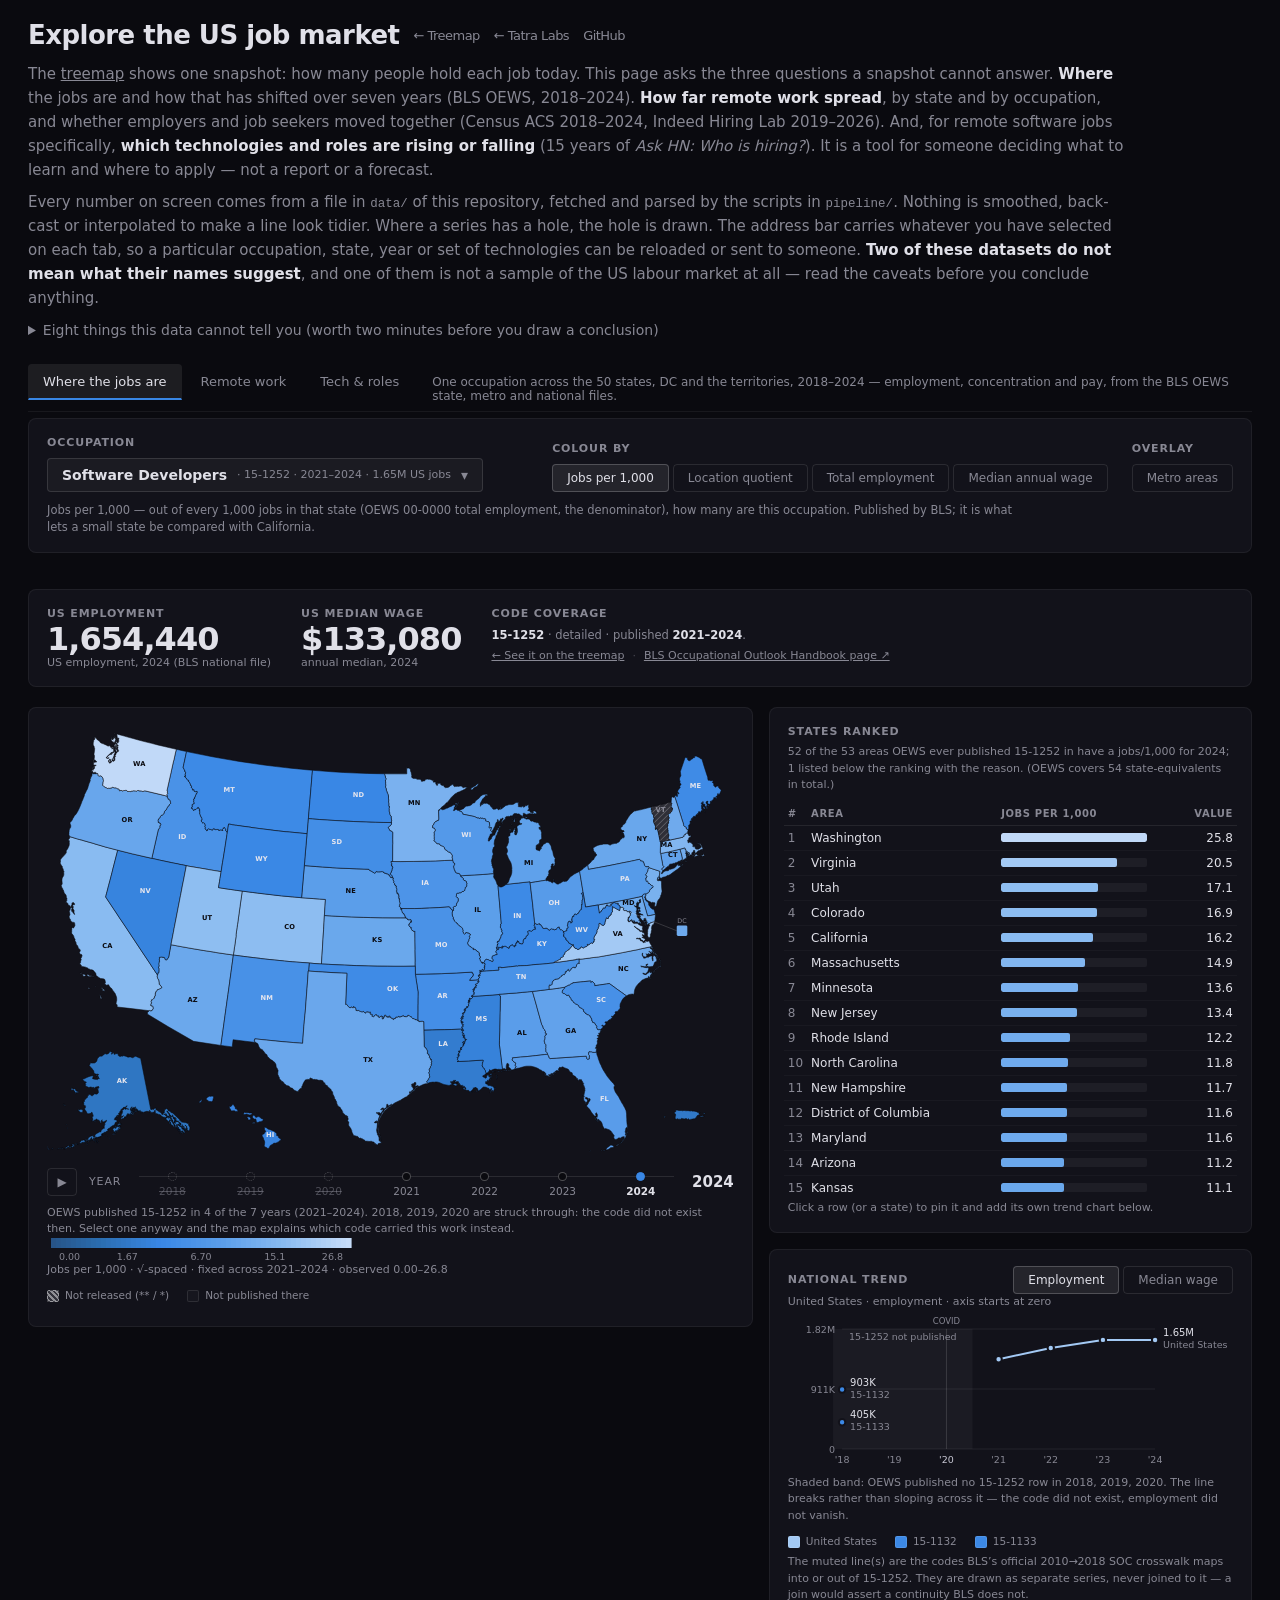
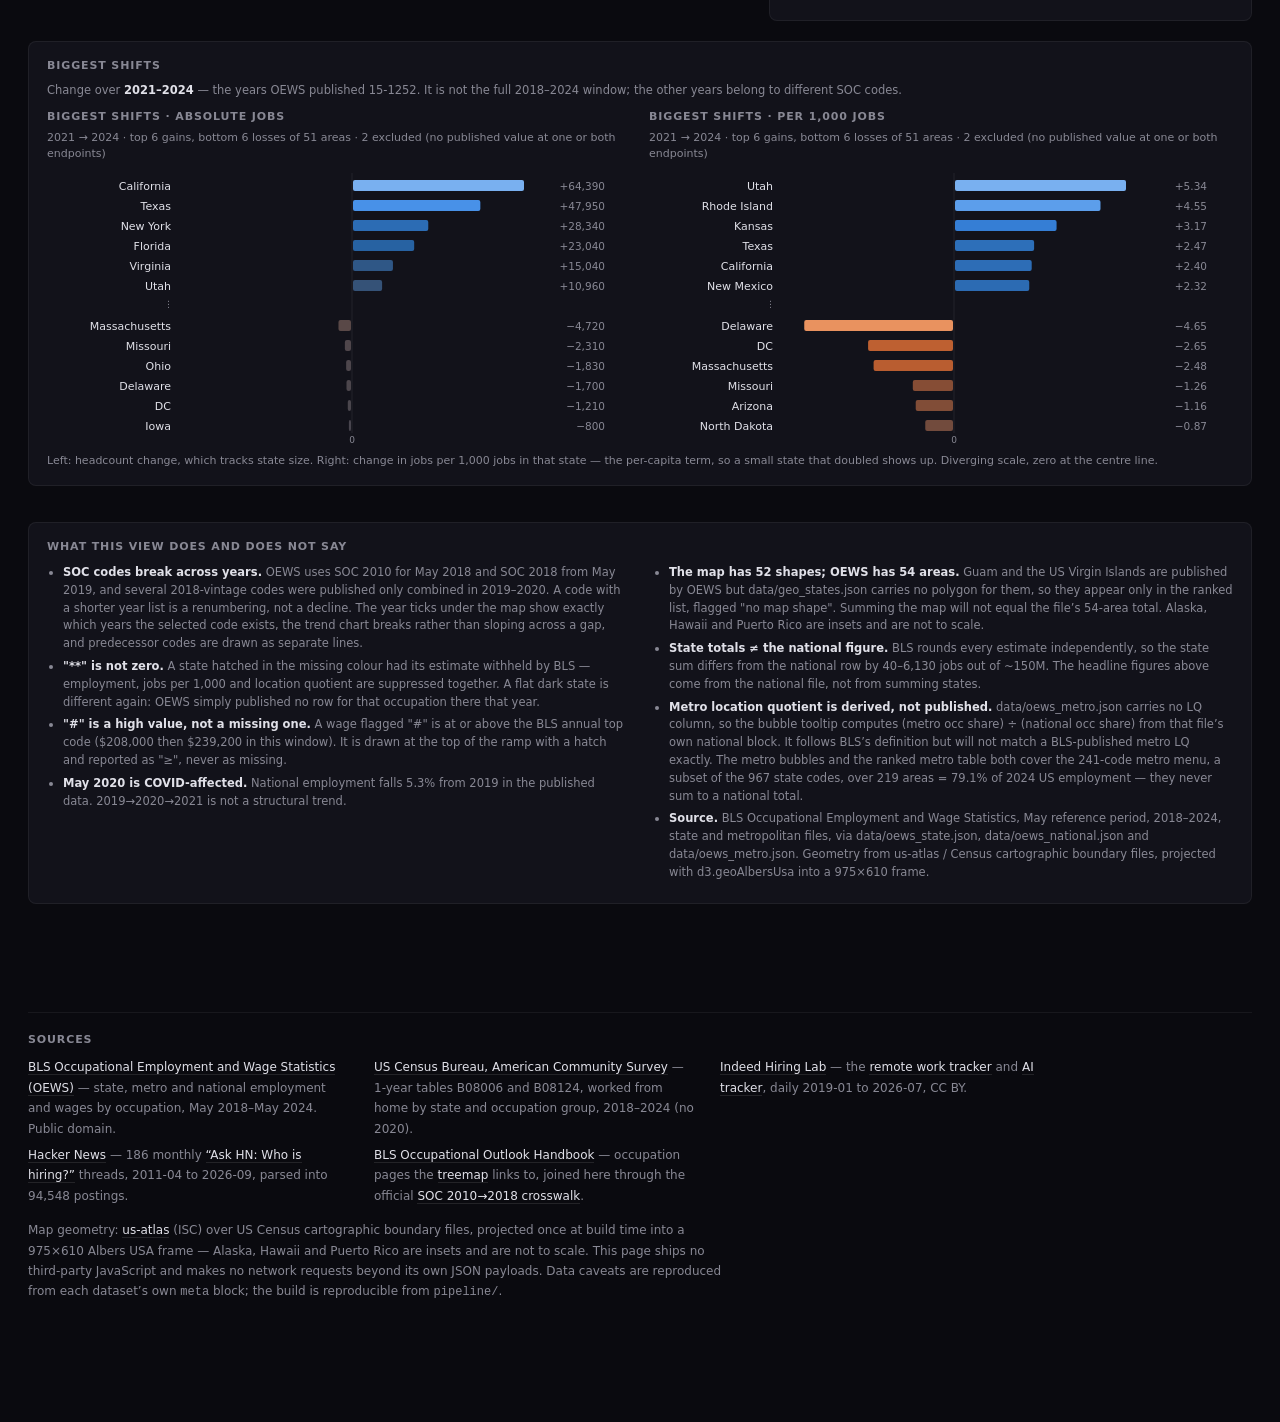
<file: project/jobs/explore.html>
<!DOCTYPE html>
<html lang="en">
<head>
<meta charset="UTF-8">
<meta name="viewport" content="width=device-width, initial-scale=1.0">
<title>Explore the US job market</title>
<meta name="description" content="Where US jobs are, how remote work spread, and which technologies remote IT postings are asking for — built on BLS OEWS, Census ACS, Indeed Hiring Lab and Hacker News data.">
<link rel="stylesheet" href="explore/style.css">
</head>
<body>

<div id="wrapper">

<div id="header">
  <div class="intro">
    <h1>Explore the US job market
      <a href="index.html">&larr; Treemap</a>
      <a href="/?tab=projects">&larr; Tatra Labs</a>
      <a href="https://github.com/karpathy/jobs">GitHub</a>
    </h1>

    <p>The <a href="index.html">treemap</a> shows one snapshot: how many people hold each job today. This page asks
      the three questions a snapshot cannot answer. <b>Where</b> the jobs are and how that has shifted over seven years
      (BLS OEWS, 2018&ndash;2024). <b>How far remote work spread</b>, by state and by occupation, and whether employers
      and job seekers moved together (Census ACS 2018&ndash;2024, Indeed Hiring Lab 2019&ndash;2026). And, for remote
      software jobs specifically, <b>which technologies and roles are rising or falling</b> (15 years of
      <i>Ask HN: Who is hiring?</i>). It is a tool for someone deciding what to learn and where to apply &mdash;
      not a report or a forecast.</p>

    <p>Every number on screen comes from a file in <code style="font-family:var(--mono);font-size:12.5px">data/</code>
      of this repository, fetched and parsed by the scripts in <code style="font-family:var(--mono);font-size:12.5px">pipeline/</code>.
      Nothing is smoothed, back-cast or interpolated to make a line look tidier. Where a series has a hole, the hole is
      drawn. The address bar carries whatever you have selected on each tab, so a particular occupation, state,
      year or set of technologies can be reloaded or sent to someone. <b>Two of these datasets do not mean what their names suggest</b>, and one of them is not a sample of the
      US labour market at all &mdash; read the caveats before you conclude anything.</p>

    <details class="intro-details">
      <summary>Eight things this data cannot tell you (worth two minutes before you draw a conclusion)</summary>
      <ul class="caveats">
        <li><b>The ACS has no 2020.</b> The Census Bureau never released a standard 1-year file for 2020; pandemic
          data collection failed. Every 2020 point in the work-from-home series is missing and is drawn as a
          <b>gap, never a straight line</b>. The step from 2019 to 2021 spans two survey years, not one.</li>

        <li><b>OEWS occupation codes break across SOC vintages, so a gap is not a decline.</b> Software Developers is
          <code>15-1132</code> in 2018 (SOC 2010), then a combined <code>15-1256</code> in 2019&ndash;2020, then
          <code>15-1252</code> from 2021. A naive seven-year line for <code>15-1252</code> shows nothing before 2021 &mdash;
          that is a renumbering, not an industry collapse. Each series carries the exact years its code was published,
          and discontinuous series are labelled as such.</li>

        <li><b>A <code>#</code> wage is a censored high value, not a missing one.</b> OEWS prints <code>#</code> when the
          median is at or above the top code &mdash; $208,000/yr for 2018&ndash;2021, $239,200/yr for 2022 onward. It means
          &ldquo;at least this much&rdquo;. <code>**</code> (estimate not released) and <code>*</code> (wage not available)
          are genuinely missing. They are drawn differently here, because treating top-coded pay as missing biases
          high-paying occupations downward.</li>

        <li><b>May 2020 OEWS is a COVID-affected reference period.</b> National employment falls 5.3% from 2019 and
          California drops roughly 950,000 jobs. Do not read 2019&thinsp;&rarr;&thinsp;2020&thinsp;&rarr;&thinsp;2021 as a
          structural shift.</li>

        <li><b>Indeed&rsquo;s &ldquo;remote&rdquo; is not the ACS&rsquo;s &ldquo;worked from home&rdquo;.</b> Indeed measures the share of
          <i>job postings whose text mentions</i> remote or hybrid work &mdash; a demand-side signal that lumps hybrid in with
          fully remote. The ACS measures workers who <i>did not commute</i> in the reference week &mdash; a supply-side,
          primary-mode, place-of-residence measure that undercounts hybrid arrangements. They answer different questions
          and are never plotted as one quantity. Indeed&rsquo;s job-seeker <i>search</i> series is a third thing again: what
          workers typed, not what employers offered.</li>

        <li><b>Each Indeed series is drawn only to its own last month.</b> The brief for this page assumed the per-sector
          remote series was discontinued at 2023-05-26. It is not: in this retrieval every country&ndash;sector series runs
          to 2026-07, which the repository&rsquo;s own dataset notes confirm. Rather than hard-code either date, each series
          carries the last month it actually has data for, and no line is drawn past it. Indeed also changed its
          seasonal-adjustment method in November 2024 and <b>revised history</b>, so figures here will not match older
          Hiring Lab articles.</li>

        <li><b><i>Ask HN: Who is hiring?</i> is a biased convenience sample.</b> It is YC-adjacent startups posting to one
          monthly thread &mdash; not the US labour market, not weighted, not random. Thread volume fell from
          <b>10,259 postings in 2021 to 2,644 in 2026</b> (a partial year), so <b>counts are not a hiring indicator</b>;
          only shares of postings are informative, and even those describe this thread&rsquo;s crowd. 2026 is partial
          everywhere and is marked as such. Significance intervals shown here are a noise floor, not a claim about the
          labour market.</li>

        <li><b>Some geographies and estimates are not what a total suggests.</b> OEWS publishes 54 state-equivalents but
          the map has 52 shapes: Guam and the US Virgin Islands have no polygon, so summing the map does not reproduce the
          national figure. Puerto Rico must be excluded from any &ldquo;sum the states&rdquo; ACS total. Metro location
          quotients on this page are <b>derived</b> from employment shares, not published by BLS. And state and national
          OEWS totals differ slightly because BLS rounds every estimate independently.</li>
      </ul>
    </details>
  </div>
</div>

<nav class="tabbar" aria-label="Views">
  <div id="view-tabs" role="tablist"></div>
  <div id="view-subtitle"></div>
</nav>

<main id="view-root" role="tabpanel" aria-busy="true" aria-live="polite">
  <div class="state-loading" role="status">
    <span class="spinner"></span>Loading&hellip;
  </div>
</main>

<noscript>
  <div class="state-error">
    <div class="state-error-title">JavaScript is required</div>
    <div class="state-error-msg">This page renders its charts in the browser from JSON payloads. The underlying data is
      in <code>data/</code> and <code>site/explore/data/</code> if you would rather read the files directly.</div>
  </div>
</noscript>

<footer id="footer">
  <h3 class="section-head">Sources</h3>
  <ul>
    <li><a href="https://www.bls.gov/oes/">BLS Occupational Employment and Wage Statistics (OEWS)</a> &mdash; state, metro
      and national employment and wages by occupation, May 2018&ndash;May 2024. Public domain.</li>
    <li><a href="https://www.census.gov/programs-surveys/acs">US Census Bureau, American Community Survey</a> &mdash;
      1-year tables B08006 and B08124, worked from home by state and occupation group, 2018&ndash;2024 (no 2020).</li>
    <li><a href="https://www.hiringlab.org/">Indeed Hiring Lab</a> &mdash; the
      <a href="https://github.com/hiring-lab/remote-tracker">remote work tracker</a> and
      <a href="https://github.com/hiring-lab/ai-tracker">AI tracker</a>, daily 2019-01 to 2026-07, CC&nbsp;BY.</li>
    <li><a href="https://news.ycombinator.com/">Hacker News</a> &mdash; 186 monthly
      <a href="https://hn.algolia.com/?query=Ask%20HN%3A%20Who%20is%20hiring%3F">&ldquo;Ask HN: Who is hiring?&rdquo;</a>
      threads, 2011-04 to 2026-09, parsed into 94,548 postings.</li>
    <li><a href="https://www.bls.gov/ooh/">BLS Occupational Outlook Handbook</a> &mdash; occupation pages the
      <a href="index.html">treemap</a> links to, joined here through the official
      <a href="https://www.bls.gov/soc/2018/">SOC 2010&rarr;2018 crosswalk</a>.</li>
  </ul>
  <p class="foot-note">Map geometry: <a href="https://github.com/topojson/us-atlas">us-atlas</a> (ISC) over US Census
    cartographic boundary files, projected once at build time into a 975&times;610 Albers&nbsp;USA frame &mdash; Alaska,
    Hawaii and Puerto Rico are insets and are not to scale. This page ships no third-party JavaScript and makes no
    network requests beyond its own JSON payloads. Data caveats are reproduced from each dataset&rsquo;s own
    <code>meta</code> block; the build is reproducible from <code>pipeline/</code>.</p>
</footer>

</div>

<script src="explore/app.js"></script>
<script src="explore/view_map.js"></script>
<script src="explore/view_remote.js"></script>
<script src="explore/view_tech.js"></script>

</body>
</html>
</file>
<file: css/style.css>
/* ============================================================================
   TATRA LABS — DESIGN LAW.  Four rules. Break one and the system loses its
   only structural cue; there is no fallback boundary underneath it.

   1. NO border-radius, NO box-shadow, anywhere. Structure is rules and
      alignment. The single exception is --r-plate (2px) on media frames.
   2. Exactly TWO stroke weights: 1px var(--rule) for separation,
      2px var(--rule-strong) or var(--accent) for emphasis and active state.
   3. Exactly ONE filled component surface: .article-link--primary. Beyond it
      --accent may appear only as a stroke or as a mark under 6px — today the
      2px heading bar (.article-content h2::before) and the 5px live dot
      (.entry-flag::before), plus the 2px emphasis strokes of the figures
      (.fig-*--hi) and of a pinned or linked mosaic tile (.tile--pin,
      .tile--target), and nothing else. --accent must never fill a
      panel, never colour an input border, never mark a validation state.
      --accent-quiet is a tint, not a fill.
   4. NO colour literal outside the token block. No hex, no rgba(), no colour
      baked into a data-URI, anywhere else in this file.

   FOCUS IS BLUE IN BOTH THEMES, deliberately not the brand accent, so a focus
   ring can never be mistaken for a brand or error state.
   All three theme states are reachable: bare :root is the light source of
   truth; the media guard excludes [data-theme="light"] so that block is
   load-bearing rather than dead.
   ============================================================================ */

:root {
  --font-serif: "Source Serif 4", "SS4 Fallback", Charter, "Bitstream Charter",
                "Iowan Old Style", Georgia, "Times New Roman", serif;
  --font-sans:  system-ui, -apple-system, "Segoe UI Variable Text", "Segoe UI",
                Roboto, "Helvetica Neue", Arial, sans-serif;
  --font-mono:  ui-monospace, SFMono-Regular, "SF Mono", "Cascadia Mono",
                "Segoe UI Mono", Menlo, Consolas, monospace;

  /* Source Serif 4 is loaded variable (400..600). If 400 renders thin on a
     96dpi Windows panel, change this one value to 450 — zero bytes, no new
     request. */
  --prose-weight: 400;

  /* ---- light palette (bare :root = the light source of truth) ---------- */
  --bg:            #FBFAF7;  /* warm paper                                  */
  --surface:       #FFFFFF;  /* raised: chapter-nav cells, mobile TOC bar   */
  --sunken:        #F1EFE8;  /* recessed: pre, inline code, empty plates    */
  --text:          #1B1A17;  /* 16.7:1 on --bg   AAA                        */
  --text-muted:    #56524A;  /*  7.5:1 on --bg   AAA  excerpts, lede        */
  --text-faint:    #6E685C;  /*  5.3:1 on --bg   AA   counts, rail dates    */
  --rule:          #C6BFAD;  /*  1.8:1  decorative hairline, 1px only       */
  --rule-strong:   #948B7B;  /*  3.2:1  meaningful boundary                 */
  --rule-ink:      #1B1A17;  /* masthead bar, table th underline            */
  --accent:        #26583F;  /* foliage  7.9:1 on --bg  AAA                 */
  --accent-hover:  #1B4230;  /* 10.4:1                                      */
  --accent-quiet:  #E4EDE7;  /* tint only: active chip bg. NEVER a fill.    */
  --on-accent:     #FFFFFF;  /*  8.2:1 on --accent  AAA                     */
  --focus:         #1B4DE4;  /*  6.2:1 on --bg                              */

  /* ---- geometry --------------------------------------------------------- */
  --r-plate: 2px;            /* the ONLY radius on the site (media frames)  */
  --s-1: .25rem;  --s-2: .5rem;  --s-3: .75rem;  --s-4: 1rem;
  --s-5: 1.5rem;  --s-6: 2rem;   --s-7: 3rem;    --s-8: 4rem;  --s-9: 6rem;

  --rail:      8.5rem;   /* 136px metadata gutter                           */
  --rail-gap:  2rem;

  /* The masthead is sticky, so everything that positions itself against the
     top of the viewport has to clear it: the sticky rail and TOC above 56rem,
     and scroll-margin-top on every anchor target. 4.5rem is .masthead-row's
     min-height and the 1px is the masthead's own bottom rule — re-measure this
     if the masthead's contents change. */
  --masthead-h: calc(4.5rem + 1px);
  --main:      42rem;    /* 672px  list + home                              */
  /* 272px reader only, and it is a sum, not a round number: 225px of title
     text, 16px of air, the 15px scrollbar gutter the rail now reserves
     permanently, and 16px more air before the article column. Re-derive it
     if .foundation-toc's padding or margin changes. */
  --toc:      17rem;
  --pad:       1.5rem;
  --measure:  min(66ch, 35rem);
  --t: 120ms;
  --ease: cubic-bezier(.2, 0, .2, 1);
}

/* Reader pages narrow the main column; set on the shell, not globally. */
.viewer-shell { --main: 35rem; }

@media (prefers-color-scheme: dark) {
  :root:not([data-theme="light"]) {
    --bg:           #1A1815;   /* warm charcoal, not neutral black          */
    --surface:      #232019;
    --sunken:       #131210;
    --text:         #EDE7DA;   /* 14.4:1  AAA                               */
    --text-muted:   #A9A190;   /*  6.9:1  AAA                               */
    --text-faint:   #8E8778;   /*  5.0:1  AA                                */
    --rule:         #464038;
    --rule-strong:  #726A5C;  /*  3.3:1  meets 1.4.11 for a UI boundary       */
    --rule-ink:     #EDE7DA;
    --accent:       #8CC0A0;   /* 8.6:1 on --bg  AAA                        */
    --accent-hover: #A8D4B8;
    --accent-quiet: #1E2A22;
    --on-accent:    #1A1815;   /* 8.6:1 — fixes the old #fff-on-link 2.5:1  */
    --focus:        #7FA6FF;
  }
}

:root[data-theme="dark"] {
  --bg: #1A1815;  --surface: #232019;  --sunken: #131210;
  --text: #EDE7DA;  --text-muted: #A9A190;  --text-faint: #8E8778;
  --rule: #464038;  --rule-strong: #726A5C;  --rule-ink: #EDE7DA;
  --accent: #8CC0A0;  --accent-hover: #A8D4B8;  --accent-quiet: #1E2A22;
  --on-accent: #1A1815;  --focus: #7FA6FF;
}

/* Load-bearing: the media guard above excludes it, so this is what an
   explicit light choice resolves to when the OS is dark. */
:root[data-theme="light"] {
  --bg: #FBFAF7;  --surface: #FFFFFF;  --sunken: #F1EFE8;
  --text: #1B1A17;  --text-muted: #56524A;  --text-faint: #6E685C;
  --rule: #C6BFAD;  --rule-strong: #948B7B;  --rule-ink: #1B1A17;
  --accent: #26583F;  --accent-hover: #1B4230;  --accent-quiet: #E4EDE7;
  --on-accent: #FFFFFF;  --focus: #1B4DE4;
}

@media (max-width: 56rem) {
  :root { --pad: 1.125rem; --rail: 0px; --rail-gap: 0px; }
}

/* Below 40rem the masthead wraps to two rows. Nothing sticky depends on this
   value — the rail and the TOC are static by then — but anchor targets still
   need to clear it. */
@media (max-width: 40rem) {
  :root { --masthead-h: 5.625rem; }
}

/* ---- type scale: 9 steps, no adjacent pair a rounding accident --------- */
:root {
  --fs-3xl:  2.5rem;     /* 40px  article h1, identity h1     */
  --fs-2xl:  1.875rem;   /* 30px  section head                */
  --fs-xl:   1.5rem;     /* 24px  entry title, prose h2       */
  --fs-lg:   1.1875rem;  /* 19px  lede, prose h3, wordmark    */
  --fs-md:   1.0625rem;  /* 17px  prose base                  */
  --fs-base: .9375rem;   /* 15px  UI base, excerpt            */
  --fs-sm:   .8125rem;   /* 13px  meta, caption, TOC, nav     */
  --fs-xs:   .75rem;     /* 12px  counts, chips               */
  --fs-2xs:  .6875rem;   /* 11px  uppercase tracked labels    */

  --lh-tight: 1.15;  --lh-snug: 1.25;  --lh-ui: 1.4;
  --lh-lede: 1.5;    --lh-body: 1.65;

  --ls-display: -0.02em;  --ls-title: -0.012em;
  --ls-label: 0.14em;     --ls-label-sm: 0.08em;
}

@media (max-width: 40rem) {
  :root { --fs-3xl: 1.875rem; --fs-2xl: 1.5rem; --fs-xl: 1.3125rem; }
}

/* Metric-matched fallback so the webfont swap does not reflow the page. */
@font-face {
  font-family: "SS4 Fallback";
  src: local("Georgia"), local("Times New Roman");
  size-adjust: 96%;
  ascent-override: 96%;
  descent-override: 26%;
  line-gap-override: 0%;
  font-display: swap;
}

*, *::before, *::after { box-sizing: border-box; }

html {
  font-size: 100%;
  -webkit-text-size-adjust: 100%;
  scrollbar-gutter: stable;
}

body {
  margin: 0;
  min-height: 100vh;
  background: var(--bg);
  color: var(--text);
  font-family: var(--font-sans);
  font-size: var(--fs-base);
  line-height: var(--lh-ui);
  font-variant-numeric: tabular-nums;
  display: flex;
  flex-direction: column;
}

a { color: var(--text); text-decoration: none; }

:where(a, button, input, select, summary, [tabindex]):focus-visible {
  outline: 2px solid var(--focus);
  outline-offset: 3px;
}

:where(a, button, summary, .entry, .chip, .toc-leaf) {
  transition: color var(--t) var(--ease),
              background-color var(--t) var(--ease),
              border-color var(--t) var(--ease),
              text-decoration-thickness var(--t) var(--ease),
              opacity var(--t) var(--ease);
}

@media (prefers-reduced-motion: reduce) {
  *, *::before, *::after {
    animation-duration: .01ms !important;
    transition-duration: .01ms !important;
    scroll-behavior: auto !important;
  }
}

.hidden { display: none !important; }

.visually-hidden {
  position: absolute; width: 1px; height: 1px;
  padding: 0; margin: -1px; overflow: hidden;
  clip: rect(0 0 0 0); white-space: nowrap; border: 0;
}

.skip-link {
  position: absolute; left: var(--s-4); top: -3rem; z-index: 50;
  background: var(--surface); color: var(--text);
  border: 1px solid var(--rule-strong);
  padding: var(--s-2) var(--s-4);
  font-size: var(--fs-sm);
}
.skip-link:focus { top: var(--s-4); }

/* ============================================================================
   BACK TO TOP — floating chrome, on the .skip-link recipe: a surface, a 1px
   --rule-strong boundary, no radius and no shadow. Deliberately NOT the
   conventional filled accent circle: rule 3 gives the site exactly one filled
   component surface (.article-link--primary) and this is not it.
   Appears past one viewport of scroll; js/totop.js owns that threshold.
   ============================================================================ */
.to-top {
  position: fixed;
  right: var(--pad);
  bottom: var(--pad);
  z-index: 45;             /* over the page, under .skip-link (50) */
  display: inline-flex;
  align-items: center;
  gap: var(--s-2);
  padding: var(--s-2) var(--s-3);
  background: var(--surface);
  border: 1px solid var(--rule-strong);
  color: var(--text-muted);
  font: 600 var(--fs-2xs)/var(--lh-ui) var(--font-sans);
  letter-spacing: var(--ls-label);
  text-transform: uppercase;
  cursor: pointer;
  opacity: 0;
  visibility: hidden;      /* keeps it out of the tab order while hidden */
  /* visibility is deliberately NOT transitioned. Delaying it until an opacity
     fade finishes makes the hidden state depend on an animation completing —
     which leaves the button focusable, and visible, anywhere frames are not
     being produced. It flips instantly; only the fade-in is animated. */
  transition: opacity var(--t) var(--ease),
              color var(--t) var(--ease),
              border-color var(--t) var(--ease);
}
.to-top--on { opacity: 1; visibility: visible; }
.to-top:hover { color: var(--accent); border-color: var(--accent); }
.to-top svg { flex: none; }

@media print { .to-top { display: none; } }

/* The one uppercase-label recipe: eyebrows, kickers, rail dates, chips. */
.u-label {
  font-family: var(--font-sans);
  font-size: var(--fs-2xs);
  font-weight: 600;
  letter-spacing: var(--ls-label);
  line-height: var(--lh-ui);
  text-transform: uppercase;
}

/* ============================================================================
   THE GRID — one primitive, used by masthead, every list, article, footer.
   Rail + main is centred as a block, so the text column sits optically right
   of centre with its marginalia to the left: the journal position.
   ============================================================================ */

.spread {
  display: grid;
  grid-template-columns:
    [full-start] minmax(var(--pad), 1fr)
    [rail-start] var(--rail)
    [rail-end main-start] min(var(--main), 100% - 2 * var(--pad))
    [main-end] minmax(var(--pad), 1fr) [full-end];
}
/* MANDATORY and must stay first: any direct child without an explicit
   grid-column would otherwise land in the left margin track. JS never
   appends a direct child of .spread — it only sets innerHTML on static
   containers that already carry their own column. */
.spread > *       { grid-column: main; min-width: 0; }
.spread > .u-rail { grid-column: rail; }
.spread > .u-wide { grid-column: rail / main-end; }
.spread > .u-full { grid-column: full; }

/* ============================================================================
   MASTHEAD
   ============================================================================ */

/* Sticky: the tabs are the control every visitor uses most, and on a long
   article or a 164-section book they were a full scroll away. It needs its own
   background — the page scrolls underneath it, not behind a transparent bar —
   and a z-index above the stretched .entry-link (1) and .entry-tags (2), but
   below .skip-link (50), which must still be able to cover it. */
.masthead {
  position: sticky;
  top: 0;
  z-index: 40;
  background: var(--bg);
  border-bottom: 1px solid var(--rule-ink);
}

.masthead-row {
  display: flex;
  align-items: center;
  justify-content: space-between;
  gap: var(--s-5);
  min-height: 4.5rem;
  padding-block: var(--s-3);
  flex-wrap: wrap;
}

.site-title {
  margin: 0;
  font-family: var(--font-serif);
  font-size: var(--fs-lg);
  font-weight: 600;
  letter-spacing: .005em;
}
.site-title a:hover { color: var(--accent); }

.masthead-nav {
  display: flex;
  align-items: center;
  gap: var(--s-5);
}

.nav {
  display: flex;
  align-items: center;
  gap: var(--s-5);
  list-style: none;
  margin: 0;
  padding: 0;
}

/* Nav is 13px sentence case, not 11px uppercase: it is the control every
   visitor uses first, and legibility outranks texture there. */
.nav a {
  font-size: var(--fs-sm);
  font-weight: 500;
  color: var(--text-muted);
  padding-block: var(--s-1);
  border-bottom: 2px solid transparent;
}
.nav a:hover { color: var(--text); }
.nav a.active {
  color: var(--text);
  border-bottom-color: var(--accent);
}

.masthead-div {
  width: 1px;
  height: 1rem;
  background: var(--rule);
}

.header-links { display: flex; align-items: center; gap: var(--s-3); }

.header-icon,
.theme-toggle {
  display: inline-flex;
  align-items: center;
  justify-content: center;
  color: var(--text-faint);
  background: none;
  border: 0;
  padding: var(--s-1);
  cursor: pointer;
  font: inherit;
}
.header-icon:hover,
.theme-toggle:hover { color: var(--text); }

.theme-icon { display: none; width: 18px; height: 18px; }
.theme-icon-system { display: block; }
:root[data-theme-pref="light"] .theme-icon-system,
:root[data-theme-pref="dark"]  .theme-icon-system { display: none; }
:root[data-theme-pref="light"] .theme-icon-sun  { display: block; }
:root[data-theme-pref="dark"]  .theme-icon-moon { display: block; }

/* ============================================================================
   IDENTITY BAND — the only h1 on the home page
   ============================================================================ */

main { flex: 1 0 auto; }

.identity { padding-block: var(--s-8) var(--s-7); }

.identity-inner { border-bottom: 1px solid var(--rule); padding-bottom: var(--s-6); }

.identity-eyebrow { margin: 0 0 var(--s-4); color: var(--accent); }

.identity-name {
  margin: 0;
  font-family: var(--font-serif);
  font-size: var(--fs-3xl);
  font-weight: 600;
  line-height: var(--lh-tight);
  letter-spacing: var(--ls-display);
}

/* A page's title links to that page. On a view that carries filter state in
   the query string — the home tabs and tag chips, the register's domain and
   pattern filters — that link is how you get back to the unfiltered view;
   elsewhere it is a stable canonical link to copy. It must not read as a link
   in prose, so it inherits the ink and moves only on hover, like the
   wordmark. */
.identity-name a,
.article-title a { color: inherit; }
.identity-name a:hover,
.article-title a:hover { color: var(--accent); }

.identity-lede {
  margin: var(--s-3) 0 0;
  max-width: var(--measure);
  font-family: var(--font-serif);
  font-size: var(--fs-lg);
  line-height: var(--lh-lede);
  color: var(--text-muted);
}

.identity-bio {
  margin: var(--s-4) 0 0;
  max-width: var(--measure);
  font-family: var(--font-serif);
  font-size: var(--fs-md);
  line-height: var(--lh-body);
  color: var(--text-muted);
}

.identity-links {
  display: flex;
  flex-wrap: wrap;
  gap: var(--s-4);
  margin: var(--s-5) 0 0;
  padding: 0;
  list-style: none;
}
.identity-links a {
  font-size: var(--fs-sm);
  font-weight: 600;
  border-bottom: 1px solid var(--accent);
  padding-bottom: 1px;
}
.identity-links a:hover { color: var(--accent); border-bottom-width: 2px; }

/* The live index — computed from the JSON, never hand-maintained. */
.identity-index {
  display: flex;
  flex-wrap: wrap;
  gap: var(--s-5);
  margin: var(--s-6) 0 0;
  padding-top: var(--s-4);
  border-top: 1px solid var(--rule);
  color: var(--text-faint);
}
.identity-index div { display: flex; align-items: baseline; gap: var(--s-2); }
.identity-index dt { margin: 0; }
.identity-index dd {
  margin: 0;
  font-size: var(--fs-sm);
  font-weight: 600;
  color: var(--text);
}

/* ============================================================================
   CONTROL BAR — search demoted to furniture, tags inline
   ============================================================================ */

.controls { padding-block: var(--s-5) 0; }

.control-bar {
  display: flex;
  align-items: center;
  justify-content: space-between;
  gap: var(--s-5);
  flex-wrap: wrap;
}

.chips { display: flex; flex-wrap: wrap; gap: var(--s-2); }

.chip {
  font: 600 var(--fs-xs)/var(--lh-ui) var(--font-sans);
  letter-spacing: var(--ls-label-sm);
  text-transform: uppercase;
  color: var(--text-faint);
  background: none;
  border: 1px solid var(--rule);
  padding: var(--s-1) var(--s-3);
  cursor: pointer;
}
.chip:hover { color: var(--text); border-color: var(--rule-strong); }
.chip[aria-pressed="true"] {
  color: var(--accent);
  border-color: var(--accent);
  background: var(--accent-quiet);
}
.chip--more { border-style: dashed; }

.search-wrap {
  display: flex;
  align-items: center;
  gap: var(--s-2);
  width: 15rem;
  max-width: 100%;
  border-bottom: 1px solid var(--rule);
  padding-bottom: var(--s-1);
  color: var(--text-faint);
}
/* Focus is blue here like everywhere else: --accent on an input border would
   read as a brand or validation state, which is the confusion the focus token
   exists to prevent. */
.search-wrap:focus-within { border-bottom: 2px solid var(--focus); padding-bottom: 1px; }
.search-wrap svg { flex: none; width: 14px; height: 14px; }
.search-wrap input {
  flex: 1;
  min-width: 0;
  border: 0;
  background: none;
  color: var(--text);
  font: 600 var(--fs-2xs)/var(--lh-ui) var(--font-sans);
  letter-spacing: var(--ls-label);
  text-transform: uppercase;
  padding: var(--s-1) 0;
}
.search-wrap input::placeholder { color: var(--text-faint); }
/* A bare `outline: none` here would win on specificity (0,2,1) against the
   global :where(...):focus-visible ring (0,1,0) and silently remove the
   keyboard indicator from the site's only text input. Suppress it for mouse
   focus only, and restate the ring for keyboard focus. */
.search-wrap input:focus { outline: none; }
.search-wrap input:focus-visible { outline: 2px solid var(--focus); outline-offset: 2px; }

/* ============================================================================
   THE REGISTER — one list component for posts, projects and sources.
   Deliberate at 2 entries and at 40.
   ============================================================================ */

.list-section { padding-block: var(--s-7) 0; scroll-margin-top: calc(var(--masthead-h) + var(--s-5)); }

.section-head {
  display: flex;
  align-items: baseline;
  justify-content: space-between;
  gap: var(--s-4);
  padding-bottom: var(--s-3);
  border-bottom: 2px solid var(--rule-ink);
}
.section-head h2 {
  margin: 0;
  font-family: var(--font-serif);
  font-size: var(--fs-2xl);
  font-weight: 600;
  line-height: var(--lh-tight);
  letter-spacing: var(--ls-display);
}
.section-count { color: var(--text-faint); }

/* A 2px rule closes the table at the bottom, so two rows read as a short
   closed list rather than a truncated one. */
.register {
  list-style: none;
  margin: 0;
  padding: 0;
  border-bottom: 2px solid var(--rule-ink);
}

.entry {
  position: relative;
  display: grid;
  grid-template-columns: var(--rail) 1fr;
  gap: var(--rail-gap);
  padding-block: var(--s-5);
  border-bottom: 1px solid var(--rule);
}
.entry:last-child { border-bottom: 0; }
.entry:hover .entry-title { color: var(--accent); }

/* Stretched link: the whole row is the target, but real links inside it
   still work because they sit above on the z-axis. */
.entry-link { position: absolute; inset: 0; z-index: 1; }
.entry-body > *, .entry-rail > * { position: relative; }
.entry-tags, .entry-plate { position: relative; z-index: 2; }

.entry-rail {
  display: flex;
  flex-direction: column;
  gap: var(--s-1);
  text-align: right;
  color: var(--text-faint);
}
.entry-year {
  font-family: var(--font-serif);
  font-size: var(--fs-lg);
  font-weight: 600;
  line-height: 1;
  color: var(--text-muted);
}
/* The big serif slot in the rail. It used to hold the year; dates are no
   longer displayed anywhere, and its one remaining caller is the Agent
   Register, where it holds the accession number ("001"). Kept collapsible
   because a rail with nothing in that slot must not reserve its line height. */
.entry-year:empty { min-height: 0; }
.entry-meta { font-size: var(--fs-2xs); letter-spacing: var(--ls-label); text-transform: uppercase; font-weight: 600; }
.entry-kind { color: var(--accent); }

.entry-title {
  margin: 0;
  font-family: var(--font-serif);
  font-size: var(--fs-xl);
  font-weight: 600;
  line-height: var(--lh-snug);
  letter-spacing: var(--ls-title);
}

.entry-excerpt {
  margin: var(--s-2) 0 0;
  max-width: var(--measure);
  font-family: var(--font-serif);
  font-size: var(--fs-base);
  line-height: var(--lh-lede);
  color: var(--text-muted);
  display: -webkit-box;
  -webkit-line-clamp: 3;
  -webkit-box-orient: vertical;
  overflow: hidden;
}

.entry-byline {
  margin: var(--s-1) 0 0;
  font-size: var(--fs-sm);
  color: var(--text-faint);
}

.entry-tags {
  display: flex;
  flex-wrap: wrap;
  gap: var(--s-2);
  margin-top: var(--s-3);
}
.entry-tags .chip { pointer-events: auto; }

.entry-flag {
  display: inline-flex;
  align-items: center;
  gap: var(--s-1);
  margin-left: var(--s-3);
  vertical-align: middle;
  color: var(--accent);
  font-size: var(--fs-2xs);
  font-weight: 600;
  letter-spacing: var(--ls-label);
  text-transform: uppercase;
}
.entry-flag::before {
  content: "";
  width: 5px; height: 5px;
  background: var(--accent);
}

/* Project plate: the screenshots are the strongest evidence on the site, so
   they run the full band rather than being cropped to a thumbnail. */
.entry-plate {
  margin: var(--s-4) 0 0;
  border: 1px solid var(--rule);
  border-radius: var(--r-plate);
  overflow: hidden;
  background: var(--sunken);
}
.entry-plate img {
  display: block;
  width: 100%;
  aspect-ratio: 16 / 9;
  object-fit: cover;
  object-position: center top;
}

/* ---- foundation source rows -------------------------------------------- */

.entry-source {
  display: grid;
  grid-template-columns: 72px minmax(0, 1fr);
  gap: var(--s-4);
  align-items: start;
}

.cover {
  margin: 0;
  border: 1px solid var(--rule);
  background: var(--sunken);
  overflow: hidden;
}
.cover img { display: block; width: 100%; height: 100%; object-fit: cover; }
.cover--book  { aspect-ratio: 2 / 3; }
.cover--paper { aspect-ratio: 1 / 1.294; }

/* Honest fallback when a source has no cover of its own: an initials plate
   reads as deliberate; the same cover used twice does not. */
.cover-plate {
  display: flex;
  align-items: center;
  justify-content: center;
  width: 100%; height: 100%;
  font-family: var(--font-serif);
  font-size: var(--fs-xl);
  font-weight: 600;
  color: var(--text-faint);
}

.entry-progress {
  margin: var(--s-3) 0 0;
  font-size: var(--fs-2xs);
  font-weight: 600;
  letter-spacing: var(--ls-label);
  text-transform: uppercase;
  color: var(--accent);
}

.empty {
  margin: 0;
  padding-block: var(--s-6);
  font-family: var(--font-serif);
  font-style: italic;
  color: var(--text-faint);
}

/* ============================================================================
   INSIGHTMOSAIC — short posts laid as tiles, not rows.

   Each tile is a 1px-ruled box on --bg: no fill, no radius, no shadow, so the
   mosaic is drawn entirely by its joints. Variety comes from type and span,
   never from colour: a very short tile sets its text large (.tile--big), a
   `wide` tile spans two columns, and a pinned tile — or the one a permalink
   points at — carries the single 2px --accent left stroke.

   Packing is masonry. main.js measures each tile and sets its grid-row span
   against 1px rows (.mosaic--packed), so tiles keep their natural heights and
   still read in date order, left to right. Without that class it is a plain
   grid of top-aligned tiles, which is the honest fallback.
   ============================================================================ */

.mosaic {
  display: grid;
  grid-template-columns: repeat(3, minmax(0, 1fr));
  grid-auto-flow: row dense;
  gap: var(--s-3);
  align-items: start;
  padding-top: var(--s-5);
}
.mosaic--packed { grid-auto-rows: 1px; row-gap: 0; }

@media (max-width: 52rem) { .mosaic { grid-template-columns: repeat(2, minmax(0, 1fr)); } }
@media (max-width: 34rem) { .mosaic { grid-template-columns: minmax(0, 1fr); } }

.tile {
  display: flex;
  flex-direction: column;
  gap: var(--s-3);
  min-width: 0;
  padding: var(--s-4);
  border: 1px solid var(--rule);
  background: var(--bg);
  scroll-margin-top: calc(var(--masthead-h) + var(--s-5));
}
.tile:hover { border-color: var(--rule-strong); }
.tile--wide { grid-column: span 2; }
@media (max-width: 34rem) { .tile--wide { grid-column: auto; } }

.tile--pin,
.tile--target { border-left: 2px solid var(--accent); padding-left: calc(var(--s-4) - 1px); }

.tile-head {
  display: flex;
  align-items: baseline;
  justify-content: space-between;
  gap: var(--s-3);
}
.tile-kind { color: var(--accent); }
.tile-pin  { color: var(--text-faint); margin-left: var(--s-2); }

/* The permalink. Copies the tile's URL; without the clipboard it is simply a
   link to it. Faint until the tile is hovered or the link is focused. */
.tile-perma {
  font: 600 var(--fs-2xs)/var(--lh-ui) var(--font-sans);
  letter-spacing: var(--ls-label);
  text-transform: uppercase;
  color: var(--text-faint);
  opacity: .55;
}
.tile:hover .tile-perma,
.tile-perma:focus-visible { opacity: 1; }
.tile-perma:hover { color: var(--accent); }

.tile-title {
  margin: 0;
  font-family: var(--font-serif);
  font-size: var(--fs-lg);
  font-weight: 600;
  line-height: var(--lh-snug);
  letter-spacing: var(--ls-title);
}

.tile-text {
  margin: 0;
  font-family: var(--font-serif);
  font-size: var(--fs-base);
  line-height: var(--lh-lede);
  color: var(--text);
  overflow-wrap: anywhere;
}
.tile--big .tile-text {
  font-size: var(--fs-xl);
  font-weight: 600;
  line-height: var(--lh-snug);
  letter-spacing: var(--ls-title);
}
.tile[data-kind="feeling"] .tile-text { font-style: italic; }

.tile-text a {
  border-bottom: 1px solid var(--accent);
}
.tile-text a:hover { color: var(--accent); }

.tile-links {
  display: flex;
  flex-wrap: wrap;
  gap: var(--s-2) var(--s-4);
  margin: 0;
  padding: 0;
  list-style: none;
}
.tile-links a {
  font-size: var(--fs-sm);
  font-weight: 600;
  border-bottom: 1px solid var(--accent);
  padding-bottom: 1px;
}
.tile-links a:hover { color: var(--accent); border-bottom-width: 2px; }
.tile-ext { font-weight: 400; color: var(--text-faint); }

.tile-tags { display: flex; flex-wrap: wrap; gap: var(--s-1); }
.tile-tags .chip { font-size: var(--fs-2xs); padding: 0 var(--s-2); }

/* Under the full mosaic on the "all" view, which shows only the latest few. */
.mosaic-more { margin: var(--s-4) 0 0; }
.mosaic-more a {
  font-size: var(--fs-sm);
  font-weight: 600;
  border-bottom: 1px solid var(--accent);
  padding-bottom: 1px;
}
.mosaic-more a:hover { color: var(--accent); }

/* ============================================================================
   ARTICLE
   ============================================================================ */

.viewer-shell { padding-block: var(--s-7) var(--s-8); }

.article-hero { margin-bottom: var(--s-6); }

.article-kicker { margin: 0 0 var(--s-3); color: var(--accent); }
.article-kicker a { color: inherit; border-bottom: 1px solid currentColor; }

.article-title {
  margin: 0;
  font-family: var(--font-serif);
  font-size: var(--fs-3xl);
  font-weight: 600;
  line-height: var(--lh-tight);
  letter-spacing: var(--ls-display);
}

.article-sub {
  margin: var(--s-3) 0 0;
  font-size: var(--fs-sm);
  color: var(--text-muted);
}

.article-meta {
  margin: var(--s-4) 0 0;
  padding-top: var(--s-3);
  border-top: 1px solid var(--rule);
  font-size: var(--fs-sm);
  color: var(--text-faint);
}

/* Sticky marginalia. The rail is populated for the article's full length,
   which is the whole point of moving metadata out of the text column. */
.article-rail {
  grid-column: rail;
  grid-row: 2;
  align-self: start;
  position: sticky;
  top: calc(var(--masthead-h) + var(--s-5));
  text-align: right;
  padding-right: var(--s-4);
  color: var(--text-faint);
}
.article-rail dl { margin: 0; display: flex; flex-direction: column; gap: var(--s-4); }
.article-rail dt {
  font-size: var(--fs-2xs);
  font-weight: 600;
  letter-spacing: var(--ls-label);
  text-transform: uppercase;
  color: var(--text-faint);
}
.article-rail dd {
  margin: var(--s-1) 0 0;
  font-size: var(--fs-sm);
  color: var(--text-muted);
}
.article-rail .rail-tags {
  display: flex;
  flex-direction: column;
  align-items: flex-end;
  gap: var(--s-1);
}
.article-rail .rail-tags a { color: var(--text-muted); font-size: var(--fs-sm); }
.article-rail .rail-tags a:hover { color: var(--accent); }

.back-link {
  display: inline-block;
  margin-bottom: var(--s-5);
  font-size: var(--fs-2xs);
  font-weight: 600;
  letter-spacing: var(--ls-label);
  text-transform: uppercase;
  color: var(--text-faint);
}
.back-link:hover { color: var(--accent); }

.article-tags {
  display: flex;
  flex-wrap: wrap;
  gap: var(--s-2);
  margin-top: var(--s-7);
  padding-top: var(--s-4);
  border-top: 1px solid var(--rule);
}
.article-tags .chip { cursor: default; }

/* Section-type: links */
.article-links {
  display: flex;
  flex-wrap: wrap;
  gap: var(--s-3);
  margin: var(--s-6) 0;
}
.article-link {
  display: inline-flex;
  align-items: center;
  gap: var(--s-2);
  padding: var(--s-2) var(--s-4);
  border: 1px solid var(--rule-strong);
  font-size: var(--fs-sm);
  font-weight: 600;
  line-height: 1.3;
}
.article-link:hover { border-color: var(--accent); color: var(--accent); }
.article-link--primary {
  background: var(--accent);
  border-color: var(--accent);
  color: var(--on-accent);
}
.article-link--primary:hover {
  background: var(--accent-hover);
  border-color: var(--accent-hover);
  color: var(--on-accent);
}
.article-link-icon { flex: none; opacity: .7; }

/* ============================================================================
   PROSE — style.css previously had ZERO rules for .article-content h1-h6,
   ul, ol, blockquote, table, hr or pre, so every markdown chapter fell to UA
   defaults and a markdown h1 rendered at 32px, larger than the page title.
   ============================================================================ */

.article-content {
  max-width: var(--measure);
  font-family: var(--font-serif);
  font-size: var(--fs-md);
  font-weight: var(--prose-weight);
  line-height: var(--lh-body);
  font-variant-numeric: proportional-nums;
  color: var(--text);
}

/* One owner for vertical rhythm: every block child is margin-reset, then a
   lobotomised owl sets the flow. No collapsing-margin surprises. */
.article-content > * { margin-block: 0; }
.article-content > * + *   { margin-top: 1.15em; }
.article-content > h2      { margin-top: var(--s-7); }
.article-content > h3      { margin-top: var(--s-6); }
.article-content > h4      { margin-top: var(--s-5); }
.article-content > h2 + *,
.article-content > h3 + *,
.article-content > h4 + *  { margin-top: var(--s-2); }
.article-content > figure,
.article-content > pre,
.article-content > .table-wrap,
.article-content > .katex-display { margin-block: var(--s-6); }
.article-content > *:first-child  { margin-top: 0; }

/* The standing paragraph — the journal convention, one selector. */
.article-content > p:first-of-type {
  font-size: var(--fs-lg);
  line-height: var(--lh-lede);
}

.article-content h1,
.article-content h2,
h2.article-heading {
  font-family: var(--font-serif);
  font-size: var(--fs-xl);
  font-weight: 600;
  line-height: var(--lh-snug);
  letter-spacing: var(--ls-title);
  color: var(--text);
}
/* Two centimetres of accent above every section heading — the only
   chromatic mark in the body column, and it makes the ramp legible while
   scrolling. */
.article-content h1::before,
.article-content h2::before,
h2.article-heading::before {
  content: "";
  display: block;
  width: 2rem;
  height: 2px;
  background: var(--accent);
  margin-bottom: var(--s-3);
}
.article-content h3,
h3.article-heading {
  font-family: var(--font-serif);
  font-size: var(--fs-lg);
  font-weight: 600;
  line-height: var(--lh-snug);
}
.article-content h4 {
  font-family: var(--font-serif);
  font-size: var(--fs-md);
  font-weight: 600;
}

/* An anchored heading would otherwise land underneath the sticky masthead:
   a paper's in-page TOC, and the agent sheet's ?agent=…#evaluation links. */
.article-content :where(h1, h2, h3, h4)[id],
.article-heading[id] { scroll-margin-top: calc(var(--masthead-h) + var(--s-4)); }

/* Ink links with accent underlines: a paragraph never rainbows, but every
   link is unmistakable. */
.article-content a {
  color: var(--text);
  text-decoration: underline;
  text-decoration-color: var(--accent);
  text-decoration-thickness: 1px;
  text-underline-offset: .18em;
}
.article-content a:hover { color: var(--accent); text-decoration-thickness: 2px; }

.article-content ul { list-style: none; padding-left: 1.5em; }
.article-content ul > li { position: relative; }
.article-content ul > li::before {
  content: "\2013";
  position: absolute;
  left: -1.5em;
  color: var(--accent);
}
.article-content ol { list-style: decimal; padding-left: 1.6em; }
.article-content ol > li::marker { font-variant-numeric: tabular-nums; color: var(--text-faint); }
.article-content li { margin-bottom: .4em; }
.article-content li > ul, .article-content li > ol { margin-block: .4em; }

.article-content blockquote {
  border-left: 2px solid var(--accent);
  padding-left: var(--s-5);
  margin-left: 0;
  font-style: italic;
  color: var(--text-muted);
}

.article-content .table-wrap { overflow-x: auto; }
.article-content table {
  border-collapse: collapse;
  width: 100%;
  font-family: var(--font-sans);
  font-size: var(--fs-base);
  font-variant-numeric: tabular-nums;
}
.article-content th {
  font: 600 var(--fs-2xs)/var(--lh-ui) var(--font-sans);
  letter-spacing: var(--ls-label-sm);
  text-transform: uppercase;
  color: var(--text-muted);
  text-align: left;
  border-bottom: 2px solid var(--rule-ink);
  padding: .4rem .85rem .4rem 0;
}
.article-content td {
  border-bottom: 1px solid var(--rule);
  padding: .55rem .85rem .55rem 0;
}

.article-content hr {
  border: 0;
  border-top: 1px solid var(--rule);
  width: 6rem;
  margin: var(--s-7) auto;
}

.article-content pre {
  font: 400 var(--fs-sm)/1.6 var(--font-mono);
  background: var(--sunken);
  border: 1px solid var(--rule);
  border-left: 2px solid var(--rule-strong);
  padding: var(--s-4) var(--s-5);
  overflow-x: auto;
  tab-size: 2;
}
.article-content :not(pre) > code {
  font-family: var(--font-mono);
  font-size: .875em;
  overflow-wrap: anywhere;             /* a long dotted path must not widen a phone page */
  font-variant-ligatures: none;
  background: var(--sunken);
  padding: .1em .3em;
}
.article-content pre code { background: none; padding: 0; font-size: inherit; }

.katex { font-size: 1.05em; }
.article-content .katex-display {
  overflow-x: auto;
  overflow-y: hidden;
  padding-block: var(--s-1);
}

/* Media — full-bleed to the wide band so figures breathe past the measure. */
.article-content .media-wrap { margin-block: var(--s-6); max-width: none; }
.article-content img,
.article-content video {
  display: block;
  max-width: 100%;
  height: auto;
  border: 1px solid var(--rule);
  border-radius: var(--r-plate);
}
.article-content iframe {
  width: 100%;
  aspect-ratio: 16 / 9;
  border: 1px solid var(--rule);
  border-radius: var(--r-plate);
}
.article-content .media-caption {
  margin-top: var(--s-3);
  max-width: var(--measure);
  font-family: var(--font-sans);
  font-size: var(--fs-sm);
  line-height: var(--lh-ui);
  color: var(--text-faint);
}

/* ============================================================================
   FIGURES — charts written into a post's markdown as plain HTML.

   Not SVG and not a chart library. Every label here is real text in the page's
   own type scale, so a figure reflows at 327px instead of scaling its labels
   down to six pixels, both palettes come for free, and the whole thing costs
   zero bytes of JavaScript.

   The only per-datum values in the markup are `left` and `width` percentages.
   Those carry the data; every colour still comes from the token block, so
   design law rule 4 holds in the markup as well as in here.

   Marks are SQUARES, because rule 1 allows no radius anywhere — the 5px
   .entry-flag square is the precedent. A data mark is not a component surface,
   so rule 3 is kept literally: --accent appears below only as a 2px stroke on
   the Pi mark, as a 2px emphasis rule, and as label ink. It fills nothing.
   ============================================================================ */

.article-content .fig {
  margin-block: var(--s-6);
  margin-inline: 0;                      /* UA default on <figure> is 40px */
  max-width: none;                       /* the wide band, as .media-wrap */
  font-family: var(--font-sans);
  font-variant-numeric: tabular-nums;
}

.fig-title {
  display: block;
  font: 600 var(--fs-2xs)/var(--lh-ui) var(--font-sans);
  letter-spacing: var(--ls-label-sm);
  text-transform: uppercase;
  color: var(--text-muted);
  border-bottom: 2px solid var(--rule-ink);
  padding-bottom: var(--s-2);
}

.fig-sub {
  display: block;
  font-size: var(--fs-xs);
  line-height: var(--lh-ui);
  color: var(--text-faint);
}

.fig-panel { margin-top: var(--s-5); }

.article-content .fig figcaption {
  margin-top: var(--s-5);
  padding-top: var(--s-3);
  border-top: 1px solid var(--rule);
  max-width: var(--measure);
  font-size: var(--fs-sm);
  line-height: var(--lh-ui);
  color: var(--text-faint);
}

/* ---- legend ------------------------------------------------------------- */
.fig-key {
  display: flex;
  flex-wrap: wrap;
  gap: var(--s-2) var(--s-4);
  margin-top: var(--s-3);
  font-size: var(--fs-xs);
  color: var(--text-muted);
}
.fig-key > span { display: inline-flex; align-items: center; gap: var(--s-2); }

.fig-m { width: 9px; height: 9px; flex: none; box-sizing: border-box; }
.fig-m--pi { background: var(--bg); border: 2px solid var(--accent); }
.fig-m--cx { background: var(--rule-strong); }
.fig-m--cc { background: var(--text); }

/* ---- a plotted row: name | track | value -------------------------------- */
.fig-row {
  display: grid;
  grid-template-columns: 6.5rem minmax(0, 1fr) 4.25rem;
  align-items: center;
  gap: var(--s-3);
  padding-block: var(--s-2);
  border-top: 1px solid var(--rule);
}
.fig-panel > .fig-sub + .fig-row { border-top: 0; }

.fig-name  { font-size: var(--fs-xs); line-height: var(--lh-ui); color: var(--text); }
.fig-name--hi { color: var(--accent); }
.fig-val   { font-size: var(--fs-xs); line-height: var(--lh-ui);
             color: var(--text-muted); text-align: right; }

.fig-track { position: relative; display: block; height: 14px; }

/* the baseline every mark is read against */
.fig-track::before {
  content: "";
  position: absolute;
  left: 0; right: 0; top: 50%;
  border-top: 1px solid var(--rule);
}

/* min -> max connector, the one 2px emphasis stroke in the row */
.fig-span {
  position: absolute;
  top: 50%; height: 0;
  margin-top: -1px;
  border-top: 2px solid var(--rule-strong);
}

.fig-pt {
  position: absolute;
  top: 50%;
  width: 9px; height: 9px;
  margin-left: -4.5px; margin-top: -4.5px;
  box-sizing: border-box;
}
.fig-pt--pi { background: var(--bg); border: 2px solid var(--accent); }
.fig-pt--cx { background: var(--rule-strong); }
.fig-pt--cc { background: var(--text); }

/* ---- axis --------------------------------------------------------------- */
.fig-row--scale { border-top: 0; padding-top: 0; align-items: start; }
.fig-row--scale .fig-track { height: 26px; }   /* room for the tick labels */
.fig-row--scale .fig-track::before { content: none; }
.fig-row--scale .fig-val { color: var(--text-faint); }

.fig-tick {
  position: absolute; top: 0; height: 4px;
  border-left: 1px solid var(--rule);
}
.fig-tlab {
  position: absolute; top: 6px;
  transform: translateX(-50%);
  font-size: var(--fs-2xs);
  font-style: normal;                    /* these labels are <i> elements */
  color: var(--text-faint);
  white-space: nowrap;
}

/* ---- bar rows ----------------------------------------------------------- */
.fig-row--bar .fig-track { height: 15px; }
.fig-row--bar .fig-track::before { content: none; }

.fig-bar {
  position: absolute;
  left: 0; top: 0; bottom: 0;
  background: var(--sunken);
  border: 1px solid var(--rule);         /* same recipe as a <pre> block */
  border-right: 2px solid var(--rule-strong);
}
.fig-blab {
  position: absolute; top: 50%;
  margin: -0.55em 0 0 var(--s-2);
  font-size: var(--fs-2xs);
  font-style: normal;
  line-height: 1.1;
  color: var(--text-muted);
  white-space: nowrap;
}

/* ---- the 6 x 2 outcome grid --------------------------------------------- */
.fig-grid {
  display: grid;
  grid-template-columns: minmax(0, 1.1fr) minmax(0, 1fr) minmax(0, 1fr);
  gap: 1px;
  background: var(--rule);
  border: 1px solid var(--rule);
  margin-top: var(--s-4);
}
.fig-cell {
  background: var(--bg);
  padding: var(--s-3);
  font-size: var(--fs-xs);
  line-height: var(--lh-ui);
  color: var(--text-muted);
}
.fig-cell b  { display: block; font-weight: 600; color: var(--text); }
.fig-cell em { font-style: normal; color: var(--text-faint); }

.fig-cell--hd {
  font: 600 var(--fs-2xs)/var(--lh-ui) var(--font-sans);
  letter-spacing: var(--ls-label-sm);
  text-transform: uppercase;
  color: var(--text-muted);
}
.fig-cell--grp {
  grid-column: 1 / -1;
  background: var(--sunken);
  font-size: var(--fs-2xs);
  letter-spacing: var(--ls-label-sm);
  text-transform: uppercase;
  color: var(--text-faint);
}
.fig-cell--row { color: var(--text); }

/* the one thing the grid is asking you to count */
.fig-cell--alt { border-left: 2px solid var(--accent); }
.fig-cell--alt b { color: var(--accent); }

.fig-note {
  margin-top: var(--s-4);
  font-size: var(--fs-xs);
  line-height: var(--lh-ui);
  color: var(--text-muted);
}
.fig-note b { color: var(--text); font-weight: 600; }

/* Below the rail breakpoint the name column can no longer hold a model name
   beside a track, so each row becomes two lines: name over track+value. */
@media (max-width: 34rem) {
  .fig-row {
    grid-template-columns: minmax(0, 1fr) 4.25rem;
    column-gap: var(--s-3);
    row-gap: var(--s-1);
  }
  .fig-row > .fig-name { grid-column: 1 / -1; }
  .fig-row--scale > span:first-child { display: none; }
  .fig-grid { grid-template-columns: minmax(0, 1fr) minmax(0, 1fr); }
  .fig-grid > .fig-cell--hd:first-child { display: none; }
  .fig-cell--row { grid-column: 1 / -1; background: var(--surface); }
}

/* ---- diagrams: steps, stacks, timelines, wide matrices ------------------
   Structure figures for the chaptered essays, in the same vocabulary as the
   charts above: every box is a 1px rule, the one element a figure wants you
   to find carries a 2px --accent left stroke (the .fig-cell--alt recipe), and
   nothing is filled except --sunken group rows. Arrows are real text in the
   markup, so a sequence wraps with its steps on a phone instead of shrinking. */

.fig-steps {
  display: flex;
  flex-wrap: wrap;
  align-items: stretch;
  gap: var(--s-2);
  margin-top: var(--s-4);
}
.fig-steps--v { flex-direction: column; flex-wrap: nowrap; }
.fig-step {
  flex: 1 1 7.5rem;
  min-width: 0;
  border: 1px solid var(--rule-strong);
  padding: var(--s-2) var(--s-3);
  font-size: var(--fs-xs);
  line-height: var(--lh-ui);
  color: var(--text-muted);
}
.fig-steps--v > .fig-step { flex: none; }
.fig-step b  { display: block; font-weight: 600; color: var(--text); }
.fig-step em { display: block; font-style: normal; color: var(--text-faint); }
.fig-step--hi { border-left: 2px solid var(--accent); }
.fig-step--hi b { color: var(--accent); }
.fig-arr {
  flex: none;
  align-self: center;
  font-style: normal;
  font-size: var(--fs-sm);
  line-height: 1;
  color: var(--text-faint);
}
.fig-steps--v > .fig-arr { align-self: flex-start; padding-left: var(--s-4); }

/* A labelled stack of layers: name | contents. */
.fig-stack { margin-top: var(--s-4); border-top: 1px solid var(--rule); }
.fig-layer {
  display: grid;
  grid-template-columns: 8.5rem minmax(0, 1fr);
  gap: var(--s-3);
  align-items: baseline;
  padding: var(--s-3) 0;
  border-bottom: 1px solid var(--rule);
  font-size: var(--fs-xs);
  line-height: var(--lh-ui);
  color: var(--text-muted);
}
.fig-layer > b {
  font: 600 var(--fs-2xs)/var(--lh-ui) var(--font-sans);
  letter-spacing: var(--ls-label-sm);
  text-transform: uppercase;
  color: var(--text);
}
.fig-layer--hi { border-left: 2px solid var(--accent); padding-left: var(--s-3); }
.fig-layer--hi > b { color: var(--accent); }
.fig-tags { display: flex; flex-wrap: wrap; gap: var(--s-1) var(--s-2); }
.fig-tag {
  font-style: normal;
  font-size: var(--fs-2xs);
  line-height: var(--lh-ui);
  padding: 0 var(--s-2);
  border: 1px solid var(--rule);
  color: var(--text-muted);
  white-space: nowrap;
}

/* A dated sequence: when | what. */
.fig-tl { margin-top: var(--s-4); }
.fig-tl-row {
  display: grid;
  grid-template-columns: 5.5rem minmax(0, 1fr);
  gap: var(--s-3);
  padding-block: var(--s-2);
  border-top: 1px solid var(--rule);
  font-size: var(--fs-xs);
  line-height: var(--lh-ui);
  color: var(--text-muted);
}
.fig-tl-row > i { font-style: normal; color: var(--text-faint); }
.fig-tl-row b  { font-weight: 600; color: var(--text); }
.fig-tl-row em { font-style: normal; color: var(--text-faint); }
.fig-tl-row--hi > i { color: var(--accent); font-weight: 600; }
.fig-tl-era {
  display: block;
  margin-top: var(--s-4);
  padding: var(--s-1) var(--s-3);
  background: var(--sunken);
  font: 600 var(--fs-2xs)/var(--lh-ui) var(--font-sans);
  letter-spacing: var(--ls-label-sm);
  text-transform: uppercase;
  color: var(--text-faint);
}

/* A matrix too wide for the phone column scrolls sideways inside its own
   box rather than being refolded: the comparison IS the row. --cols is set
   inline and is a count, not a colour, so rule 4 holds. */
.fig-scroll { overflow-x: auto; margin-top: var(--s-4); }
.fig-scroll > .fig-grid { margin-top: 0; }
.fig-grid--wide {
  grid-template-columns: minmax(7.5rem, 1.1fr) repeat(var(--cols, 4), minmax(7rem, 1fr));
  min-width: calc(7.5rem + var(--cols, 4) * 7rem);
}

@media (max-width: 34rem) {
  .fig-layer { grid-template-columns: minmax(0, 1fr); row-gap: var(--s-1); }
  .fig-tl-row { grid-template-columns: 4rem minmax(0, 1fr); }
  .fig-grid.fig-grid--wide {
    grid-template-columns: minmax(7.5rem, 1.1fr) repeat(var(--cols, 4), minmax(7rem, 1fr));
  }
  .fig-grid--wide > .fig-cell--hd:first-child { display: block; }
  .fig-grid--wide > .fig-cell--row { grid-column: auto; background: var(--bg); }
  .fig-grid--wide > .fig-cell--grp { grid-column: 1 / -1; }
}

/* A file's byte layout, left to right: one ruled cell per region, its
   flex weight (--w, a number) roughly its share. Header regions are the
   recessed ones. On a phone the regions stack, one per line. */
.fig-bytes { display: flex; margin-top: var(--s-4); border: 1px solid var(--rule-strong); }
.fig-byte {
  flex: var(--w, 1) 1 0;
  min-width: 6rem;
  padding: var(--s-2) var(--s-3);
  border-left: 1px solid var(--rule);
  font-size: var(--fs-2xs);
  line-height: var(--lh-ui);
  color: var(--text-muted);
  overflow-wrap: anywhere;
}
.fig-byte:first-child { border-left: 0; }
.fig-byte b { display: block; font-size: var(--fs-xs); font-weight: 600; color: var(--text); }
.fig-byte--hd { background: var(--sunken); }
.fig-byte--hi { border-top: 2px solid var(--accent); }
@media (max-width: 34rem) {
  .fig-bytes { flex-direction: column; }
  .fig-byte { border-left: 0; border-top: 1px solid var(--rule); }
  .fig-byte:first-child { border-top: 0; }
  .fig-byte--hi { border-top: 2px solid var(--accent); }
}

/* ---- playground: interactive figures mounted by js/widgets/ -------------
   Same vocabulary as the figures, plus controls. Inputs take the search
   field's recipe (a bottom rule, blue on focus, never --accent); choices are
   the existing .chip toggle; a button is a 1px --rule-strong box, because
   rule 3 leaves .article-link--primary the only filled surface. Data marks
   are told apart by fill *value* — --sunken < --rule < --rule-strong <
   --text-faint < --text — never by hue. */

.pg { margin-top: var(--s-4); font-size: var(--fs-xs); line-height: var(--lh-ui); color: var(--text-muted); }
.pg > * + * { margin-top: var(--s-4); }
.pg-row { display: flex; flex-wrap: wrap; align-items: flex-end; gap: var(--s-3) var(--s-4); }
.pg-field { display: flex; flex-direction: column; gap: var(--s-1); min-width: 0; }
.pg-field--grow { flex: 1 1 14rem; }
.pg-lab {
  font: 600 var(--fs-2xs)/var(--lh-ui) var(--font-sans);
  letter-spacing: var(--ls-label-sm);
  text-transform: uppercase;
  color: var(--text-faint);
}
.pg-input, .pg-select {
  font: 400 var(--fs-sm)/var(--lh-ui) var(--font-mono);
  color: var(--text);
  background: none;
  border: 0;
  border-bottom: 1px solid var(--rule-strong);
  border-radius: 0;
  padding: var(--s-1) 0;
  min-width: 0;
  width: 100%;
}
.pg-select { font-family: var(--font-sans); padding-right: var(--s-2); cursor: pointer; }
.pg-select option { background: var(--surface); color: var(--text); }
.pg-input:focus, .pg-select:focus { outline: none; border-bottom: 2px solid var(--focus); padding-bottom: calc(var(--s-1) - 1px); }
.pg-input--num { width: 6.5rem; }
.pg-range { width: 100%; accent-color: var(--text-muted); }
.pg-btn {
  font: 600 var(--fs-2xs)/var(--lh-ui) var(--font-sans);
  letter-spacing: var(--ls-label-sm);
  text-transform: uppercase;
  color: var(--text);
  background: none;
  border: 1px solid var(--rule-strong);
  border-radius: 0;
  padding: var(--s-1) var(--s-3);
  cursor: pointer;
}
.pg-btn:hover { border-color: var(--text); }
.pg .chips .chip { font-size: var(--fs-2xs); padding: 2px var(--s-2); }
.pg-note { color: var(--text-faint); }
.pg-note b, .pg-stat b { color: var(--text); font-weight: 600; }
.pg-err { color: var(--text); border-left: 2px solid var(--rule-strong); padding-left: var(--s-3); }
.pg-mono { font-family: var(--font-mono); font-size: var(--fs-xs); word-break: break-all; }
.pg-pre {
  font: 400 var(--fs-xs)/1.55 var(--font-mono);
  background: var(--sunken);
  border: 1px solid var(--rule);
  border-left: 2px solid var(--rule-strong);
  padding: var(--s-3) var(--s-4);
  margin: 0;
  max-height: 16rem;
  overflow: auto;
  white-space: pre-wrap;
  word-break: break-word;
  color: var(--text);
}
.pg-stats { display: grid; grid-template-columns: repeat(auto-fit, minmax(8.5rem, 1fr)); gap: 1px; background: var(--rule); border: 1px solid var(--rule); }
.pg-stat { background: var(--bg); padding: var(--s-2) var(--s-3); }
.pg-stat b { display: block; font-size: var(--fs-base); font-variant-numeric: tabular-nums; }
.pg-stat--hi { border-left: 2px solid var(--accent); }
.pg-stat--hi b { color: var(--accent); }
.pg table { font-size: var(--fs-xs); }
.pg td, .pg th { padding-top: .35rem; padding-bottom: .35rem; vertical-align: top; }

/* the quantizer: 32 columns; a bar is the true weight, a square the stored one */
.pg-q { position: relative; height: 12rem; border-top: 1px solid var(--rule); border-bottom: 1px solid var(--rule); overflow: hidden; }
.pg-q-zero { position: absolute; left: 0; right: 0; top: 50%; border-top: 1px solid var(--rule-strong); }
.pg-q-lvl { position: absolute; height: 0; border-top: 1px dashed var(--rule); }
.pg-q-blk { position: absolute; top: 0; bottom: 0; border-left: 1px solid var(--rule-strong); }
.pg-q-bar { position: absolute; background: var(--rule); border: 1px solid var(--rule-strong); box-sizing: border-box; }
.pg-q-pt { position: absolute; width: 7px; height: 7px; margin: -3.5px 0 0 -3.5px; background: var(--bg); border: 2px solid var(--accent); box-sizing: border-box; }
.pg-q-clip { position: absolute; top: 2px; transform: translateX(-50%); font-size: var(--fs-2xs); color: var(--text); white-space: nowrap; }
.pg-bytes { display: flex; border: 1px solid var(--rule-strong); }
.pg-byte { min-width: 0; padding: var(--s-1) var(--s-2); border-left: 1px solid var(--rule); overflow: hidden; white-space: nowrap; text-overflow: ellipsis; font-size: var(--fs-2xs); color: var(--text-muted); }
.pg-byte:first-child { border-left: 0; }
.pg-byte--scale { background: var(--sunken); color: var(--text); min-width: 6.5rem; }

/* the name decoder: one ruled box per token, its kind underneath */
.pg-toks { display: flex; flex-wrap: wrap; gap: var(--s-2); }
.pg-tok { display: flex; flex-direction: column; border: 1px solid var(--rule-strong); padding: var(--s-1) var(--s-2); min-width: 0; }
.pg-tok code { font: 600 var(--fs-sm)/var(--lh-ui) var(--font-mono); color: var(--text); background: none; padding: 0; word-break: break-all; }
.pg-tok i { font-style: normal; font-size: var(--fs-2xs); letter-spacing: var(--ls-label-sm); text-transform: uppercase; color: var(--text-faint); }
.pg-tok--hi { border-left: 2px solid var(--accent); }
.pg-tok--hi i { color: var(--accent); }
.pg-tok--unk { border-style: dashed; }

/* the memory bar: stacked segments against a device's capacity */
.pg-mem { position: relative; height: 1.75rem; border: 1px solid var(--rule); background: var(--bg); }
.pg-mem-seg { position: absolute; top: 0; bottom: 0; border-right: 1px solid var(--bg); }
.pg-mem-seg--w { background: var(--text-muted); }
.pg-mem-seg--kv { background: var(--rule-strong); }
.pg-mem-seg--x { background: var(--sunken); border: 1px dashed var(--rule-strong); }
.pg-mem-cap { position: absolute; top: -.35rem; bottom: -.35rem; border-left: 2px solid var(--accent); }
.pg-mem-key { display: flex; flex-wrap: wrap; gap: var(--s-2) var(--s-4); }
.pg-mem-key span { display: inline-flex; align-items: center; gap: var(--s-2); }
.pg-mem-key i { width: 9px; height: 9px; display: inline-block; }

/* a heat grid: rows of cells whose fill value encodes bits */
.pg-heat { display: grid; gap: 1px; background: var(--rule); border: 1px solid var(--rule); overflow-x: auto; }
.pg-heat > span { background: var(--bg); min-height: 1.1rem; font-size: 9px; line-height: 1.1rem; text-align: center; color: var(--text-faint); overflow: hidden; white-space: nowrap; }
.pg-heat > .pg-heat-lab { text-align: left; padding: 0 var(--s-2); font-size: var(--fs-2xs); color: var(--text-muted); }
.pg-heat > .pg-h0 { background: var(--sunken); }
.pg-heat > .pg-h1 { background: var(--rule); color: var(--text); }
.pg-heat > .pg-h2 { background: var(--rule-strong); color: var(--bg); }
.pg-heat > .pg-h3 { background: var(--text-faint); color: var(--bg); }
.pg-heat > .pg-h4 { background: var(--text); color: var(--bg); }
.pg-drop { border: 1px dashed var(--rule-strong); padding: var(--s-4); text-align: center; color: var(--text-faint); }
.pg-drop--over { border: 2px solid var(--rule-ink); padding: calc(var(--s-4) - 1px); }
.pg-hist .fig-row { grid-template-columns: 5rem minmax(0, 1fr) 7.5rem; }

@media (max-width: 34rem) {
  .pg-q { height: 10rem; }
  .pg-hist .fig-row { grid-template-columns: minmax(0, 1fr) 7.5rem; }
}

/* ============================================================================
   READER — TOC beside the chapter
   ============================================================================ */

/* With a TOC the rail widens to --toc; rows are explicit so the article can
   precede the nav in DOM order while still rendering to its right. */
.viewer-shell--has-toc { --rail: var(--toc); }
.viewer-shell > .back-link { grid-row: 1; }
.viewer-shell > #article   { grid-row: 2; }
.viewer-shell--has-toc > .foundation-toc { grid-row: 2; }

.foundation-toc {
  grid-column: rail;
  align-self: start;
  position: sticky;
  top: calc(var(--masthead-h) + var(--s-5));
  max-height: calc(100vh - var(--masthead-h) - var(--s-7));
  overflow-y: auto;
  /* The rail is the page's second scroll container, and html already
     reserves its gutter for the same reason: without this the column
     silently lost 15px the moment enough chapters were open to overflow,
     and every title rewrapped. Inert on the phone layout below, which
     sets overflow: visible. */
  scrollbar-gutter: stable;
  /* .spread gives rail and main no gap, so this pair is the whole gutter
     and the scrollbar sits between them: padding holds the titles off it,
     margin holds it off the article, which it otherwise touched. */
  padding-right: var(--s-4);
  margin-right: var(--s-4);
  font-size: var(--fs-sm);
}

.foundation-toc-heading {
  margin: 0 0 var(--s-3);
  font-size: var(--fs-2xs);
  font-weight: 600;
  letter-spacing: var(--ls-label);
  text-transform: uppercase;
  color: var(--text-faint);
}

.toc-progress {
  margin: 0 0 var(--s-4);
  padding-bottom: var(--s-3);
  border-bottom: 1px solid var(--rule);
  font-size: var(--fs-2xs);
  font-weight: 600;
  letter-spacing: var(--ls-label);
  text-transform: uppercase;
  color: var(--accent);
}

.foundation-toc-list { list-style: none; margin: 0; padding: 0; }
.foundation-toc-item a {
  display: block;
  padding: var(--s-1) 0;
  color: var(--text-muted);
  line-height: var(--lh-ui);
}
.foundation-toc-item a:hover { color: var(--text); }
.foundation-toc-item a[aria-current="page"] {
  color: var(--accent);
  font-weight: 600;
}

.toc-chapter { margin-bottom: var(--s-3); }
.toc-chapter > summary {
  cursor: pointer;
  padding: var(--s-1) 0;
  font-size: var(--fs-2xs);
  font-weight: 600;
  letter-spacing: var(--ls-label-sm);
  text-transform: uppercase;
  color: var(--text-faint);
  list-style: none;
}
.toc-chapter > summary::-webkit-details-marker { display: none; }
.toc-chapter > summary::before { content: "\25B8 "; }
.toc-chapter[open] > summary::before { content: "\25BE "; }
.toc-chapter > summary:hover { color: var(--text); }
.toc-part-title {
  margin: var(--s-5) 0 var(--s-2);
  font-size: var(--fs-2xs);
  font-weight: 600;
  letter-spacing: var(--ls-label);
  text-transform: uppercase;
  color: var(--text);
  border-bottom: 1px solid var(--rule);
  padding-bottom: var(--s-1);
}

.foundation-chapter-nav {
  display: flex;
  justify-content: space-between;
  gap: var(--s-4);
  margin-top: var(--s-7);
  padding-top: var(--s-4);
  border-top: 1px solid var(--rule);
  font-size: var(--fs-2xs);
  font-weight: 600;
  letter-spacing: var(--ls-label);
  text-transform: uppercase;
}
.foundation-chapter-nav--only-next { justify-content: flex-end; }
.foundation-chapter-link { color: var(--text-faint); }
.foundation-chapter-link:hover { color: var(--accent); }

/* The dominant reader state today: 163 of 164 sections are unwritten. Make
   it a designed state rather than a developer scaffold. */
.md-missing {
  padding: var(--s-7) 0;
  font-family: var(--font-serif);
  font-style: italic;
  color: var(--text-faint);
  border-top: 1px solid var(--rule);
  border-bottom: 1px solid var(--rule);
}
.md-missing strong { font-style: normal; font-weight: 600; color: var(--text-muted); }

/* ============================================================================
   FOOTER — the bottom of an article is the highest-intent moment on the site
   ============================================================================ */

.site-footer {
  margin-top: var(--s-9);
  border-top: 1px solid var(--rule-ink);
  padding-block: var(--s-6) var(--s-7);
  flex: none;
}
.footer-inner {
  display: flex;
  flex-wrap: wrap;
  align-items: baseline;
  justify-content: space-between;
  gap: var(--s-4);
  font-size: var(--fs-sm);
  color: var(--text-faint);
}
.footer-links { display: flex; flex-wrap: wrap; gap: var(--s-4); }
.footer-links a { color: var(--text-muted); }
.footer-links a:hover { color: var(--accent); }

/* ============================================================================
   RESPONSIVE — the rail collapses to zero and its content re-composes inline
   ============================================================================ */

@media (max-width: 56rem) {
  .entry { grid-template-columns: 1fr; gap: var(--s-2); }
  .entry-rail {
    flex-direction: row;
    align-items: baseline;
    gap: var(--s-3);
    text-align: left;
    flex-wrap: nowrap;
    white-space: nowrap;
  }
  .entry-year { font-size: var(--fs-base); }

  /* The element-level override above would otherwise beat the :root rail
     collapse and keep a 240px column on a phone. Rows become a single
     ordered stack, with the contents lifted above the chapter so navigation
     is not behind the whole article on a phone. */
  .viewer-shell--has-toc { --rail: 0px; }
  .viewer-shell > .back-link              { grid-row: auto; order: 0; }
  .viewer-shell--has-toc > .foundation-toc { grid-row: auto; order: 1; }

  /* The rail has no column to sit in, so its marginalia becomes a normal
     block above the article rather than a stranded sticky element. */
  .article-rail {
    grid-column: main;
    grid-row: auto;
    order: 1;
    position: static;
    text-align: left;
    padding-right: 0;
    padding-bottom: var(--s-4);
    margin-bottom: var(--s-5);
    border-bottom: 1px solid var(--rule);
  }
  .article-rail dl { flex-direction: row; flex-wrap: wrap; gap: var(--s-5); }
  .article-rail .rail-tags { flex-direction: row; flex-wrap: wrap; align-items: baseline; gap: var(--s-3); }

  .foundation-toc {
    grid-column: main;
    position: static;
    max-height: none;
    overflow: visible;
    padding-right: 0;
    margin-right: 0;
    margin-bottom: var(--s-5);
    border-bottom: 1px solid var(--rule);
    padding-bottom: var(--s-4);
  }
  .viewer-shell > #article { grid-row: auto; order: 2; }
}

@media (max-width: 40rem) {
  .entry-source { grid-template-columns: 56px minmax(0, 1fr); }
  .control-bar { align-items: stretch; flex-direction: column; }
  .search-wrap { width: 100%; }
  .identity { padding-block: var(--s-6) var(--s-5); }

  /* Nav + divider + three icons measured 358px inside a 339px band at 375px,
     which pushed the document 1px wide. Tighten the gaps and let both groups
     wrap instead of holding one line. */
  .masthead-row { gap: var(--s-3); }
  .masthead-nav {
    flex-wrap: wrap;
    gap: var(--s-3);
    justify-content: flex-start;
    min-width: 0;
  }
  .nav { flex-wrap: wrap; gap: var(--s-4); min-width: 0; }

  /* Four tabs and three icons need 369px and the band is 339px, so on a
     phone the icons move up beside the wordmark and the tabs take the second
     row alone. Still two rows, so --masthead-h above holds. */
  .masthead-nav { display: contents; }
  .masthead-div { display: none; }
  .header-links { order: 1; margin-left: auto; }
  .nav { order: 2; flex-basis: 100%; }
}

/* Below 352px even a row of its own cannot hold "InsightMosaic" beside three
   other tabs; it shortens to "Mosaic". The section heading and the link's
   aria-label keep the full name. */
@media (max-width: 22rem) {
  .nav-long { display: none; }
}
</file>
<file: project/agents/style.css>
/* ============================================================================
   AGENT REGISTER — the hub's own styles.

   This page is a page of the site, not a detached app: it loads /css/style.css
   first and reuses .spread, .register/.entry, .identity-*, .chips, .control-bar,
   .viewer-shell and the whole .article-* reader. This file holds only what the
   site had no component for — the domain schedule table, two register
   footnotes, and the sheet's provenance block.

   THE FOUR RULES OF css/style.css HOLD HERE WITHOUT EXCEPTION:
   1. No border-radius, no box-shadow. Nothing below declares either.
   2. Two stroke weights only: 1px var(--rule), 2px var(--rule-strong)/--accent.
   3. One filled component surface on the site, .article-link--primary, which
      this page reuses and never duplicates. Nothing below sets a background
      except var(--sunken) on the provenance block — a recessed surface, the
      same use .article-content pre already makes of it.
   4. No colour literal. Every colour below is a var() into the token block,
      so all three theme states follow for free.

   ONE MORE, SPECIFIC TO THIS PAGE: origin is never ranked chromatically.
   The domain gets .entry-kind (accent); "Original" and "Mirrored" both get
   plain .entry-meta at --text-faint. Do not accent one and mute the other —
   the register states authorship, it does not grade it.
   ============================================================================ */

/* ---- register head ------------------------------------------------------ */
/* Mirrors .identity's own padding-block; the band itself is .identity-inner. */
.reg-head { padding-block: var(--s-8) var(--s-6); }

/* ---- the scheme (domain schedule) --------------------------------------- */
/* .article-content already carries the site's table voice, but it is scoped to
   prose and caps itself at the 66-character measure. The schedule is front
   matter running the full band, so it restates those declarations rather than
   borrowing a class that would narrow it to a reading column. */
.schedule-wrap { overflow-x: auto; }

.schedule {
  border-collapse: collapse;
  width: 100%;
  font-family: var(--font-sans);
  font-size: var(--fs-base);
  font-variant-numeric: tabular-nums;
}
.schedule th[scope="col"] {
  font: 600 var(--fs-2xs)/var(--lh-ui) var(--font-sans);
  letter-spacing: var(--ls-label-sm);
  text-transform: uppercase;
  color: var(--text-muted);
  text-align: left;
  border-bottom: 2px solid var(--rule-ink);
  padding: .4rem .85rem .4rem 0;
}
.schedule td,
.schedule th[scope="row"] {
  border-bottom: 1px solid var(--rule);
  padding: .55rem .85rem .55rem 0;
  text-align: left;
  vertical-align: baseline;
}
.schedule tr:last-child td,
.schedule tr:last-child th[scope="row"] { border-bottom: 0; }

.schedule th[scope="row"] {
  font-weight: 600;
  color: var(--text);
  white-space: nowrap;
}
.schedule th[scope="row"] a {
  border-bottom: 1px solid var(--accent);
  padding-bottom: 1px;
}
.schedule th[scope="row"] a:hover { color: var(--accent); border-bottom-width: 2px; }

/* A domain with nothing in it is not a link and must not look like one: no
   anchor, no hover, no pointer, and no count cell inventing a shape for
   information that does not exist. The difference between "there is work here"
   and "there is not" is legible from the cursor alone, with no badge. */
.schedule-row--open th[scope="row"] { font-weight: 400; color: var(--text-muted); }

.schedule-n { color: var(--text-faint); white-space: nowrap; }
.schedule-note { color: var(--text-muted); line-height: var(--lh-ui); }

/* ---- holdings ----------------------------------------------------------- */
.reg-controls { margin-top: var(--s-5); }

/* A control appears only when it would do work: the pattern chips below three
   distinct patterns, and the search field below eight records, are furniture on
   a page whose whole argument is that nothing on it is a placeholder. app.js
   owns the thresholds; this is only their spacing. */
.reg-legend {
  margin: var(--s-4) 0 0;
  font-size: var(--fs-sm);
  color: var(--text-faint);
}

/* The evaluation line on a register row. One authored sentence carrying the
   number AND its qualification together, so a result cannot be skimmed off its
   caveat — and "Not evaluated." where there is nothing to report, which is why
   this line prints on every row rather than only on the evaluated ones. */
.entry-eval {
  position: relative;
  margin: var(--s-2) 0 0;
  max-width: var(--measure);
  font-size: var(--fs-sm);
  line-height: var(--lh-ui);
  color: var(--text-faint);
}

.reg-note {
  margin: var(--s-4) 0 0;
  max-width: var(--measure);
  font-family: var(--font-serif);
  font-size: var(--fs-base);
  line-height: var(--lh-lede);
  color: var(--text-muted);
}

/* ---- the specimen sheet ------------------------------------------------- */
/* The sheet deliberately does NOT widen --main past .viewer-shell's 35rem:
   .article-content caps itself at --measure regardless, so a wider band would
   only stretch the provenance paragraph past a readable line. Wide tables get
   the site's existing answer instead — .article-content .table-wrap scrolls. */

/* The standing-paragraph convention (.article-content > p:first-of-type at
   --fs-lg) belongs to an essay that opens with prose. A specimen sheet opens
   with a heading, so that selector would enlarge whatever paragraph happened to
   fall first — today the loop's closing note, mid-document. Reset it. */
.agents-sheet .article-content > p:first-of-type {
  font-size: inherit;
  line-height: var(--lh-body);
}

/* The upstream's own statement of authorship, set in the recipe
   .article-content pre already uses, so it reads as quoted foreign material
   rather than as one more paragraph in my voice. */
.sheet-prov {
  border: 1px solid var(--rule);
  border-left: 2px solid var(--rule-strong);
  background: var(--sunken);
  padding: var(--s-4) var(--s-5);
  font-size: var(--fs-base);
  line-height: var(--lh-lede);
  color: var(--text-muted);
}
.sheet-prov > *:first-child { margin-top: 0; }
.sheet-prov > *:last-child { margin-bottom: 0; }
.sheet-prov dl { margin: var(--s-3) 0 0; display: grid; gap: var(--s-1); }
.sheet-prov dt {
  font-size: var(--fs-2xs);
  font-weight: 600;
  letter-spacing: var(--ls-label);
  text-transform: uppercase;
  color: var(--text-faint);
}
.sheet-prov dd {
  margin: 0 0 var(--s-2);
  font-size: var(--fs-sm);
  word-break: break-word;
}
.sheet-prov code { font-family: var(--font-mono); font-size: .875em; }

/* An unevaluated record keeps its heading and says so; the heading is never
   suppressed, because a suppressed heading would let an unevaluated agent look
   the same as an evaluated one. Same rule for a missing tools table. */
.sheet-absent {
  font-family: var(--font-serif);
  font-style: italic;
  color: var(--text-faint);
}

/* ---- responsive --------------------------------------------------------- */
/* Three columns and a long scope note do not survive a phone. Below 40rem the
   schedule becomes one block per domain: name, then the count as a label, then
   the note. The header row is hidden, so the count restates its own column. */
@media (max-width: 40rem) {
  .schedule thead {
    position: absolute; width: 1px; height: 1px;
    padding: 0; margin: -1px; overflow: hidden;
    clip: rect(0 0 0 0); white-space: nowrap; border: 0;
  }
  .schedule tr {
    display: block;
    border-bottom: 1px solid var(--rule);
    padding-block: var(--s-3);
  }
  .schedule tr:last-child { border-bottom: 0; }
  .schedule td,
  .schedule th[scope="row"] {
    display: block;
    border: 0;
    padding: 0;
    white-space: normal;
  }
  .schedule th[scope="row"] { margin-bottom: var(--s-1); }
  .schedule-n {
    font-size: var(--fs-2xs);
    font-weight: 600;
    letter-spacing: var(--ls-label);
    text-transform: uppercase;
    margin-bottom: var(--s-1);
  }
  .schedule-n::before { content: "Agents: "; }
}

/* ---- print -------------------------------------------------------------- */
/* A record printed as a one-page spec, with its provenance byline intact. The
   register view is already display:none when a sheet is open, so nothing needs
   hiding but the chrome. */
@media print {
  .masthead-nav,
  .site-footer,
  .skip-link,
  .back-link,
  .reg-controls { display: none; }
  .article-rail { position: static; }

  /* Browsers drop backgrounds when printing but keep borders, so the site's
     one filled surface would print its --on-accent label onto unprinted paper
     inside a visible box. On paper it degrades to the stroke-only treatment
     every other .article-link already uses. Rule 3 is intact: the filled
     surface still exists exactly once, on screen. */
  .article-link--primary {
    background: none;
    color: var(--text);
    border-color: var(--rule-strong);
  }
}
</file>
<file: project/jobs/explore/style.css>
/* =============================================================================
   site/explore/style.css — all styling for the Explore page.
   Tokens and component patterns are lifted from site/index.html so the two
   pages read as one product. Zero dependencies.
   ========================================================================== */

*, *::before, *::after { margin: 0; padding: 0; box-sizing: border-box; }

:root {
  --bg: #0a0a0f;
  --bg2: #12121a;
  --fg: #e0e0e8;
  --fg2: #888894;

  --line: rgba(255, 255, 255, 0.10);
  --line-soft: rgba(255, 255, 255, 0.06);
  --hover: rgba(255, 255, 255, 0.04);
  --active: rgba(255, 255, 255, 0.08);
  --accent: #3987e5;
  --warn: #dd7038;

  --radius: 6px;
  --mono: 'SF Mono', 'Menlo', 'Consolas', monospace;
}

html { color-scheme: dark; }

body {
  background: var(--bg);
  color: var(--fg);
  font-family: -apple-system, BlinkMacSystemFont, 'Segoe UI', system-ui, sans-serif;
  font-size: 14px;
  -webkit-font-smoothing: antialiased;
}

a { color: var(--fg2); }
a:hover { color: var(--fg); }

#wrapper {
  max-width: 1400px;
  width: 100%;
  margin: 0 auto;
  padding: 0 28px 120px;
}

/* ------------------------------------------------------------------ header */

#header { padding: 20px 0 8px; }

.intro { margin-bottom: 18px; max-width: 1100px; }
.intro h1 {
  font-size: 26px;
  font-weight: 700;
  letter-spacing: -0.02em;
  margin-bottom: 12px;
  display: flex;
  align-items: center;
  gap: 14px;
  flex-wrap: wrap;
}
.intro h1 a {
  font-size: 13px;
  font-weight: 400;
  color: var(--fg2);
  text-decoration: none;
}
.intro h1 a:hover { text-decoration: underline; }
.intro p {
  font-size: 15px;
  line-height: 1.6;
  color: var(--fg2);
  margin-bottom: 8px;
}
.intro strong, .intro b { color: var(--fg); font-weight: 600; }

.intro details { margin: 12px 0 4px; }
.intro summary {
  font-size: 14px;
  color: var(--fg2);
  cursor: pointer;
  user-select: none;
}
.intro summary:hover { color: var(--fg); }
.intro summary::marker { color: var(--fg2); }

/* the honest-caveat block */
.caveats {
  margin-top: 10px;
  background: rgba(0, 0, 0, 0.3);
  border: 1px solid var(--line-soft);
  border-radius: 8px;
  padding: 4px 18px 14px;
}
.caveats li {
  list-style: none;
  font-size: 13px;
  line-height: 1.55;
  color: var(--fg2);
  padding: 10px 0 0;
  border-top: 1px solid var(--line-soft);
  margin-top: 10px;
}
.caveats li:first-child { border-top: 0; margin-top: 0; padding-top: 12px; }
.caveats li b { color: var(--fg); font-weight: 600; }
.caveats li code {
  font-family: var(--mono);
  font-size: 11.5px;
  color: var(--fg);
  background: rgba(255, 255, 255, 0.05);
  padding: 1px 4px;
  border-radius: 3px;
}

/* -------------------------------------------------------------------- tabs */

.tabbar {
  display: flex;
  align-items: baseline;
  gap: 18px;
  flex-wrap: wrap;
  border-bottom: 1px solid var(--line-soft);
  padding-bottom: 0;
  margin-bottom: 6px;
  position: sticky;
  top: 0;
  background: var(--bg);
  z-index: 5;
}
#view-tabs { display: flex; gap: 4px; flex-wrap: wrap; }
.tab {
  display: inline-block;
  padding: 9px 14px;
  font-size: 13px;
  font-weight: 500;
  color: var(--fg2);
  text-decoration: none;
  border: 1px solid transparent;
  border-bottom: 2px solid transparent;
  border-radius: 4px 4px 0 0;
  white-space: nowrap;
}
.tab:hover { background: var(--hover); color: var(--fg); }
.tab.active {
  color: var(--fg);
  background: var(--active);
  border-bottom-color: var(--accent);
}
.tabs-empty { font-size: 12px; color: var(--warn); padding: 9px 0; }
#view-subtitle {
  font-size: 12px;
  color: var(--fg2);
  padding-bottom: 8px;
  flex: 1;
  min-width: 200px;
}

/* --------------------------------------------------------- shared patterns */

/* The single horizontal inset for every view. #wrapper already supplies the
   page measure; no view may add its own, or the body of the page would shift
   sideways when the reader switches tabs. */
#view-root { padding: 0; }

.section-head, .stat-section h3, .mv-hd, .tvw h3.tvw-sh, .tvw-card h4 {
  font-size: 11px;
  font-weight: 600;
  text-transform: uppercase;
  letter-spacing: 0.08em;
  color: var(--fg2);
}
.section-head-row {
  display: flex;
  align-items: baseline;
  justify-content: space-between;
  gap: 14px;
  flex-wrap: wrap;
  margin-bottom: 10px;
}
.section-head-right { font-size: 11px; color: var(--fg2); }

.stat-section { display: flex; flex-direction: column; gap: 5px; }
.stat-big { font-size: 32px; font-weight: 700; letter-spacing: -0.03em; line-height: 1; }
.stat-big.sm { font-size: 22px; }
.stat-label { font-size: 11px; color: var(--fg2); line-height: 1.4; }

.stats-row {
  display: flex;
  flex-wrap: wrap;
  gap: 20px 34px;
  align-items: flex-start;
  margin-bottom: 14px;
}

.controls-row {
  display: flex;
  align-items: center;
  gap: 14px;
  flex-wrap: wrap;
  margin-bottom: 14px;
}

.color-toggle { display: flex; gap: 4px; flex-wrap: wrap; }
.color-toggle button, .btn, .mv-toggle button, .tvw-btns button {
  padding: 6px 14px;
  font-size: 12px;
  font-weight: 500;
  border: 1px solid var(--line);
  border-radius: 4px;
  background: transparent;
  color: var(--fg2);
  cursor: pointer;
  transition: all 0.15s;
  font-family: inherit;
}
.color-toggle button.active, .btn.active, .mv-toggle button.active, .tvw-btns button.active {
  background: var(--active);
  color: var(--fg);
  border-color: rgba(255, 255, 255, 0.2);
}
.color-toggle button:hover:not(.active), .btn:hover:not(.active),
.mv-toggle button:hover:not(.active):not(:disabled), .tvw-btns button:hover:not(.active):not(:disabled) { background: var(--hover); color: var(--fg); }
.color-toggle button:disabled, .btn:disabled,
.mv-toggle button:disabled, .tvw-btns button:disabled { opacity: 0.35; cursor: not-allowed; }

/* ONE surface treatment for the whole page: every block on all three tabs is a
   card on --bg2. .mv-card is view 1's, .panel is view 2's, .tvw-sec is view 3's. */
.panel, .mv-card, .tvw-sec {
  background: var(--bg2);
  border: 1px solid var(--line-soft);
  border-radius: 8px;
  padding: 16px 18px;
}
/* a block nested INSIDE a card: --bg2 on --bg2 is invisible, so lift it instead */
.subcard, .tvw-card, .tvw-picker, .tvw-smc {
  background: rgba(255, 255, 255, 0.025);
  border: 1px solid var(--line-soft);
  border-radius: 6px;
}
.view-section { margin: 26px 0; }
.view-section:first-child { margin-top: 16px; }

/* align-items:start so a short panel keeps its own height instead of being
   stretched to match a tall neighbour — a stretched .panel renders as a large
   empty dark box, which reads as "this chart failed" rather than "this column
   is shorter". Opt back in per-instance with .grid-even where matched heights
   genuinely help (side-by-side definition cards). */
.grid { display: grid; gap: 20px; align-items: start; }
.grid-even { align-items: stretch; }
.grid-2 { grid-template-columns: 1fr 1fr; }
.grid-3 { grid-template-columns: repeat(3, 1fr); }
.grid-sidebar { grid-template-columns: minmax(0, 1fr) 340px; }
.row { display: flex; gap: 12px; align-items: center; flex-wrap: wrap; }
.stack { display: flex; flex-direction: column; gap: 12px; }
.scroll-x { overflow-x: auto; }
.muted { color: var(--fg2); }
.small { font-size: 12px; }
.nowrap { white-space: nowrap; }

.chip {
  display: inline-flex;
  align-items: center;
  gap: 5px;
  font-size: 11px;
  color: var(--fg2);
  border: 1px solid var(--line);
  border-radius: 999px;
  padding: 2px 9px;
  white-space: nowrap;
}
.chip.warn { color: #f0a878; border-color: rgba(240, 168, 120, 0.35); }

.note {
  font-size: 11.5px;
  line-height: 1.5;
  color: var(--fg2);
  max-width: 92ch;
  margin-top: 8px;
}
.note-warn { color: #f0a878; }
.note b { color: var(--fg); font-weight: 600; }

/* prose that would otherwise sit alone in a wide card */
.cols2 { display: grid; grid-template-columns: repeat(auto-fit, minmax(330px, 1fr)); gap: 8px 30px; align-items: start; }
.cols2 > * { max-width: none; }

.kv { display: grid; grid-template-columns: auto auto; gap: 3px 14px; font-size: 12px; }
.kv .k { color: var(--fg2); }
.kv .v { text-align: right; }

.v-none { color: var(--fg2); font-style: italic; }

/* ------------------------------------------------------------------ charts */

.chart { width: 100%; }
.chart-plot { width: 100%; min-height: 40px; }
.chart-svg { display: block; width: 100%; height: auto; overflow: visible; }
.chart-note {
  font-size: 11px;
  color: var(--fg2);
  line-height: 1.45;
  margin-top: 6px;
  max-width: 92ch;
}
.chart-legend {
  display: flex;
  gap: 14px;
  flex-wrap: wrap;
  font-size: 11.5px;
  color: var(--fg2);
  margin-bottom: 8px;
}
.lg-item { display: inline-flex; align-items: center; gap: 6px; }
.lg-key { width: 10px; height: 3px; border-radius: 2px; display: inline-block; }

/* SVG text classes used by App.chart.line */
text.ax-label { font-size: 10px; fill: #888894; }
text.ax-title { font-size: 10px; fill: #888894; letter-spacing: 0.04em; }
text.ax-note { font-size: 9.5px; fill: #888894; }
text.ax-direct { font-size: 11px; fill: #e0e0e8; }

/* gradient legend (matches index.html's .gradient-legend) */
.gradient-legend {
  display: flex;
  align-items: center;
  gap: 6px;
  font-size: 11px;
  color: var(--fg2);
  flex-wrap: wrap;
}
.gradient-legend canvas { border-radius: 2px; display: block; }
.lg-title { text-transform: uppercase; letter-spacing: 0.08em; font-size: 10px; margin-right: 2px; }
.lg-sep { width: 6px; }
.lg-missing { display: inline-flex; align-items: center; gap: 5px; margin-left: 10px; }
.lg-swatch-missing {
  width: 12px; height: 8px; border-radius: 2px; display: inline-block;
  background:
    repeating-linear-gradient(45deg, rgba(255,255,255,0.18) 0 2px, transparent 2px 4px),
    #33333c;
}
.lg-note { margin-left: 8px; }

/* horizontal bar list */
.chart-bars { --bar-label-w: 170px; }
.bars-list { display: flex; flex-direction: column; }
.bar-row {
  display: grid;
  grid-template-columns: var(--bar-label-w) minmax(60px, 1fr) auto;
  gap: 10px;
  align-items: center;
  padding: 4px 6px;
  border-radius: 4px;
  font-size: 12px;
}
.bar-row.clickable { cursor: pointer; }
.bar-row.clickable:hover, .bar-row:focus-visible { background: var(--hover); outline: none; }
.bar-row.active { background: var(--active); }
.bar-label {
  color: var(--fg);
  overflow: hidden;
  text-overflow: ellipsis;
  white-space: nowrap;
}
.bar-label .bar-sub { color: var(--fg2); margin-left: 6px; font-size: 11px; }
.bar-link { color: var(--fg); text-decoration: none; }
.bar-link:hover { text-decoration: underline; }
.bar-track {
  position: relative;
  height: var(--bar-h, 10px);
  background: rgba(255, 255, 255, 0.045);
  border-radius: 2px;
  overflow: visible;
}
.bar-fill { height: 100%; border-radius: 2px; }
.bar-track.diverging .bar-fill { position: absolute; top: 0; left: 50%; }
.bar-track.diverging .bar-fill.neg { left: auto; right: 50%; }
.bar-zero {
  position: absolute;
  left: 50%; top: -2px; bottom: -2px;
  width: 1px;
  background: rgba(255, 255, 255, 0.22);
}
.bar-nodata { position: absolute; left: 2px; top: -3px; font-size: 10px; color: var(--fg2); font-style: italic; }
.bar-value { text-align: right; color: var(--fg); white-space: nowrap; font-variant-numeric: tabular-nums; }
.bar-value .bar-right { color: var(--fg2); margin-left: 8px; font-size: 11px; }
.bars-empty { font-size: 12px; color: var(--fg2); padding: 12px 0; }

/* choropleth */
.chart-map .map-holder { width: 100%; }
.map-svg { display: block; width: 100%; height: auto; }
.map-legend { margin-bottom: 10px; }
path.map-state { transition: opacity 0.1s; cursor: default; }
path.map-state.hovered { stroke: #fff; stroke-width: 1.2; }
path.map-state.selected { stroke: #fff; stroke-width: 1.6; }
path.map-state:focus-visible { outline: none; stroke: #fff; stroke-width: 1.6; }
text.map-label { font-size: 9px; font-weight: 500; letter-spacing: 0.02em; opacity: 0.85; }
.spark { display: block; }

/* ------------------------------------------------------------- year slider */

.yslider {
  display: flex;
  align-items: center;
  gap: 12px;
  flex-wrap: wrap;
  flex: 1 1 340px;
  min-width: 250px;
}
.ys-label {
  font-size: 11px;
  text-transform: uppercase;
  letter-spacing: 0.08em;
  color: var(--fg2);
}
.ys-play {
  width: 30px; height: 28px;
  display: inline-flex; align-items: center; justify-content: center;
  font-size: 12px;
  border: 1px solid var(--line);
  border-radius: 4px;
  background: transparent;
  color: var(--fg2);
  cursor: pointer;
  font-family: inherit;
}
.ys-play:hover { background: var(--hover); color: var(--fg); }
.yslider.playing .ys-play { background: var(--active); color: var(--fg); border-color: rgba(255,255,255,0.2); }
.ys-track {
  position: relative;
  display: flex;
  align-items: flex-start;
  gap: 0;
  flex: 1 1 180px;
  min-width: 150px;
  max-width: 620px;
  padding-top: 6px;
}
.ys-track:focus-visible { outline: 1px solid var(--line); outline-offset: 6px; border-radius: 4px; }
.ys-line {
  position: absolute;
  left: 6px; right: 6px; top: 10px;
  height: 1px;
  background: var(--line);
}
.ys-tick {
  position: relative;
  flex: 1;
  background: transparent;
  border: 0;
  padding: 0 0 2px;
  cursor: pointer;
  color: var(--fg2);
  font-family: inherit;
  display: flex;
  flex-direction: column;
  align-items: center;
  gap: 4px;
}
.ys-dot {
  width: 9px; height: 9px;
  border-radius: 50%;
  background: var(--bg);
  border: 1px solid rgba(255, 255, 255, 0.28);
  display: block;
}
.ys-tick-label { font-size: 10.5px; }
.ys-tick:hover:not(:disabled) .ys-dot { border-color: var(--fg); }
.ys-tick:hover:not(:disabled) .ys-tick-label { color: var(--fg); }
.ys-tick.on .ys-dot { background: var(--accent); border-color: var(--accent); }
.ys-tick.on .ys-tick-label { color: var(--fg); font-weight: 600; }
.ys-tick.missing { cursor: not-allowed; }
/* soft mode: the year exists, the current SELECTION has no value in it, so the
   tick stays reachable and the view explains what it means when you land. */
.yslider.soft .ys-tick.missing { cursor: pointer; }
.yslider.soft .ys-tick.missing:hover .ys-dot { border-color: var(--fg); }
.yslider.soft .ys-tick.missing:hover .ys-tick-label { color: var(--fg2); }
.yslider.soft .ys-tick.missing.on .ys-dot { background: transparent; border-color: var(--warn); border-style: solid; }
.yslider.soft .ys-tick.missing.on .ys-tick-label { color: #f0a878; font-weight: 600; }
.ys-tick.missing .ys-dot {
  border-style: dotted;
  border-color: rgba(255, 255, 255, 0.22);
  background: transparent;
}
.ys-tick.missing .ys-tick-label { color: rgba(136, 136, 148, 0.5); text-decoration: line-through; }
.ys-value {
  flex: 0 0 auto;
  font-size: 15px;
  font-weight: 600;
  font-variant-numeric: tabular-nums;
  min-width: 42px;
  text-align: right;
}

/* ----------------------------------------------------------------- picker */

.picker { display: inline-flex; }
.picker-input {
  background: var(--bg2);
  border: 1px solid var(--line);
  border-radius: 4px;
  color: var(--fg);
  font-family: inherit;
  font-size: 12px;
  padding: 6px 10px;
  min-width: 260px;
}
.picker-input:focus { outline: none; border-color: rgba(255, 255, 255, 0.28); }

/* -------------------------------------------------------- loading / errors */

.state-loading {
  display: flex;
  align-items: center;
  gap: 10px;
  font-size: 13px;
  color: var(--fg2);
  padding: 28px 2px;
}
.spinner {
  width: 13px; height: 13px;
  border: 2px solid rgba(255, 255, 255, 0.15);
  border-top-color: var(--accent);
  border-radius: 50%;
  animation: spin 0.8s linear infinite;
  display: inline-block;
}
@keyframes spin { to { transform: rotate(360deg); } }
@media (prefers-reduced-motion: reduce) { .spinner { animation-duration: 3s; } }

.state-error {
  background: var(--bg2);
  border: 1px solid rgba(221, 112, 56, 0.4);
  border-radius: 8px;
  padding: 18px 20px;
  max-width: 720px;
  margin: 22px 0;
}
.state-error-title { font-weight: 600; margin-bottom: 6px; color: var(--fg); }
.state-error-msg { font-size: 12.5px; color: var(--fg2); line-height: 1.5; margin-bottom: 12px; }
.state-empty { font-size: 12.5px; color: var(--fg2); padding: 22px 2px; }

/* ---------------------------------------------------------------- tooltip */

#tooltip {
  position: fixed;
  pointer-events: none;
  background: var(--bg2);
  border: 1px solid rgba(255, 255, 255, 0.12);
  border-radius: 8px;
  padding: 10px 14px;
  font-size: 13px;
  line-height: 1.5;
  max-width: 340px;
  opacity: 0;
  transition: opacity 0.12s;
  z-index: 40;
  box-shadow: 0 8px 32px rgba(0, 0, 0, 0.6);
  left: 0; top: 0;
}
#tooltip.visible { opacity: 1; }
#tooltip .tt-title { font-weight: 600; font-size: 13.5px; margin-bottom: 6px; color: #fff; }
#tooltip .tt-sub { font-size: 11px; color: var(--fg2); margin-bottom: 6px; }
#tooltip .tt-stats { display: grid; grid-template-columns: auto auto; gap: 2px 12px; font-size: 12px; }
#tooltip .tt-stats .label { color: var(--fg2); display: flex; align-items: center; gap: 6px; }
#tooltip .tt-stats .value { color: var(--fg); text-align: right; font-variant-numeric: tabular-nums; }
#tooltip .tt-dot { width: 8px; height: 8px; border-radius: 2px; display: inline-block; flex: 0 0 auto; }
#tooltip .tt-foot {
  font-size: 11px; color: var(--fg2); margin-top: 8px; line-height: 1.4;
  border-top: 1px solid var(--line-soft); padding-top: 8px;
}

/* ----------------------------------------------------------------- footer */

#footer {
  margin-top: 56px;
  padding-top: 18px;
  border-top: 1px solid var(--line-soft);
  font-size: 12px;
  color: var(--fg2);
  line-height: 1.7;
}
#footer h3 { margin-bottom: 8px; }
#footer ul { list-style: none; display: flex; flex-wrap: wrap; gap: 6px 26px; }
#footer li { max-width: 320px; }
#footer a { color: var(--fg); text-decoration: none; border-bottom: 1px solid var(--line); }
#footer a:hover { border-bottom-color: var(--fg); }
#footer .foot-note { margin-top: 14px; max-width: 92ch; }

/* =============================================================================
   VIEW 1 — "Where the jobs are" (view_map.js).  Geometry only: the card
   surface, the section head and the button spec are the shared rules above.
   ========================================================================== */

.mv { display: flex; flex-direction: column; gap: 20px; padding-bottom: 52px; font-size: 13px; line-height: 1.5; }
.mv-sub { font-size: 11.5px; line-height: 1.5; color: var(--fg2); }
.mv-sub b { color: var(--fg); font-weight: 600; }
.mv-card + .mv-card { margin-top: 16px; }
.mv-controls { display: flex; flex-wrap: wrap; gap: 14px 24px; align-items: flex-end; }
.mv-field { display: flex; flex-direction: column; gap: 6px; min-width: 0; }
.mv-toggle { display: flex; gap: 4px; flex-wrap: wrap; }
.mv-big { font-size: 32px; font-weight: 700; letter-spacing: -0.03em; line-height: 1; }
.mv-small { font-size: 11px; color: var(--fg2); }

/* occupation picker */
.mv-picker { position: relative; }
.mv-picker-btn {
  display: flex; align-items: center; gap: 10px; max-width: 560px; padding: 8px 14px;
  font-family: inherit; font-size: 14px; font-weight: 600; color: var(--fg);
  background: rgba(255, 255, 255, 0.04); border: 1px solid rgba(255, 255, 255, 0.12);
  border-radius: 4px; cursor: pointer; text-align: left;
}
.mv-picker-btn:hover { background: rgba(255, 255, 255, 0.07); }
.mv-picker-btn .m { font-size: 11px; font-weight: 400; color: var(--fg2); white-space: nowrap; }
.mv-picker-btn .cv { margin-left: auto; color: var(--fg2); font-weight: 400; }
.mv-pop {
  position: absolute; z-index: 30; top: calc(100% + 6px); left: 0; width: min(640px, 92vw);
  background: var(--bg2); border: 1px solid rgba(255, 255, 255, 0.14); border-radius: 8px;
  box-shadow: 0 12px 40px rgba(0, 0, 0, 0.7); overflow: hidden;
}
.mv-pop input {
  width: 100%; padding: 10px 14px; font-family: inherit; font-size: 13px; color: var(--fg);
  background: rgba(0, 0, 0, 0.35); border: 0; border-bottom: 1px solid rgba(255, 255, 255, 0.08); outline: none;
}
.mv-pop input::placeholder { color: var(--fg2); }
.mv-list { max-height: min(52vh, 420px); overflow-y: auto; }
.mv-glab {
  position: sticky; top: 0; padding: 7px 14px 4px; font-size: 10px; font-weight: 600;
  letter-spacing: 0.08em; text-transform: uppercase; color: var(--fg2);
  background: var(--bg2); border-bottom: 1px solid rgba(255, 255, 255, 0.05);
}
.mv-opt {
  display: flex; align-items: baseline; gap: 10px; width: 100%; padding: 5px 14px;
  font-family: inherit; font-size: 12.5px; text-align: left; color: var(--fg);
  background: transparent; border: 0; cursor: pointer;
}
.mv-opt:hover, .mv-opt.cur { background: rgba(255, 255, 255, 0.07); }
.mv-opt.sel { background: rgba(255, 255, 255, 0.11); }
.mv-opt .t { flex: 1; min-width: 0; overflow: hidden; text-overflow: ellipsis; white-space: nowrap; }
.mv-opt .c { font-size: 10.5px; color: var(--fg2); font-variant-numeric: tabular-nums; white-space: nowrap; }
.mv-opt .n { width: 64px; text-align: right; font-size: 11.5px; color: var(--fg2); font-variant-numeric: tabular-nums; }
.mv-chip {
  display: inline-block; padding: 0 4px; border-radius: 3px; font-size: 9.5px; letter-spacing: 0.04em;
  text-transform: uppercase; border: 1px solid rgba(255, 255, 255, 0.18); color: var(--fg2);
}
.mv-empty { padding: 18px 14px; color: var(--fg2); font-size: 12px; }

/* main grid */
.mv-grid { display: grid; grid-template-columns: minmax(0, 1.5fr) minmax(300px, 1fr); gap: 16px; align-items: start; }
.mv-mapwrap { position: relative; }
.mv-map { display: block; width: 100%; height: auto; }
.mv-map path.s { stroke: #0a0a0f; stroke-width: 0.75; cursor: pointer; transition: opacity 0.12s; }
.mv-map path.s.hi { stroke: #fff; stroke-width: 1.6; }
.mv-map .bub { pointer-events: auto; cursor: pointer; }
.mv-banner {
  position: absolute; left: 50%; top: 34%; transform: translate(-50%, -50%); width: min(440px, 88%);
  padding: 14px 16px; background: rgba(10, 10, 15, 0.94); border: 1px solid rgba(255, 255, 255, 0.16);
  border-radius: 8px; font-size: 12px; line-height: 1.55; color: var(--fg2);
}
.mv-banner b { color: var(--fg); }
.mv-banner .mv-toggle { margin-top: 10px; }
.mv-banner .mv-toggle button { font-size: 11px; padding: 4px 9px; }

/* year bar — hosts the shared .yslider component, same control as view 2 */
.mv-yearbar { display: flex; align-items: center; gap: 14px; flex-wrap: wrap; margin-top: 12px; }

/* legend */
.mv-legrow { display: flex; flex-wrap: wrap; gap: 8px 18px; align-items: center; margin-top: 10px; }
.mv-sw { display: flex; align-items: center; gap: 6px; font-size: 10.5px; color: var(--fg2); }
.mv-sw i { width: 12px; height: 12px; border-radius: 2px; display: block; flex: none; border: 1px solid rgba(255, 255, 255, 0.1); }

/* ranked table */
.mv-scroll { max-height: 392px; overflow-y: auto; margin: 0 -4px; }
.mv-tbl { width: 100%; border-collapse: collapse; font-size: 12px; }
.mv-tbl th {
  position: sticky; top: 0; z-index: 1; background: var(--bg2); text-align: left; font-size: 10px;
  font-weight: 600; letter-spacing: 0.06em; text-transform: uppercase; color: var(--fg2);
  padding: 4px; border-bottom: 1px solid rgba(255, 255, 255, 0.08);
}
.mv-tbl th.r, .mv-tbl td.r { text-align: right; }
.mv-tbl td { padding: 3px 4px; border-bottom: 1px solid rgba(255, 255, 255, 0.03); vertical-align: middle; }
.mv-tbl tr { cursor: pointer; }
.mv-tbl tr:hover td { background: rgba(255, 255, 255, 0.05); }
.mv-tbl tr.sel td { background: rgba(255, 255, 255, 0.09); }
.mv-tbl tr.off td { color: var(--fg2); }
.mv-tbl .num { font-variant-numeric: tabular-nums; white-space: nowrap; }
.mv-tbl .rank { width: 22px; color: var(--fg2); font-variant-numeric: tabular-nums; }
.mv-tbl .bar { width: 34%; }
.mv-track { height: 9px; background: rgba(255, 255, 255, 0.05); border-radius: 2px; overflow: hidden; position: relative; }
.mv-fill { height: 100%; border-radius: 2px; }
.mv-ref { position: absolute; top: -2px; bottom: -2px; width: 1px; background: rgba(255, 255, 255, 0.35); }

/* shifts + notes */
.mv-two { display: grid; grid-template-columns: repeat(auto-fit, minmax(300px, 1fr)); gap: 18px; }
.mv-notes { display: grid; grid-template-columns: repeat(auto-fit, minmax(300px, 1fr)); gap: 6px 26px; font-size: 11.5px; line-height: 1.55; color: var(--fg2); }
.mv-notes b { color: var(--fg); font-weight: 600; }
.mv-notes li { margin-bottom: 5px; }
.mv-notes ul { margin: 0; padding-left: 16px; }
/* a non-comparability / no-change warning strip, in the page's warn colour */
.mv-flag {
  border-left: 3px solid var(--warn); background: rgba(221, 112, 56, 0.07);
  border-radius: 0 4px 4px 0; padding: 9px 13px; margin: 0 0 12px;
  font-size: 11.5px; line-height: 1.55; color: #f0a878; max-width: 92ch;
}
.mv-flag b { color: var(--fg); font-weight: 600; }
.mv-load { padding: 26px 0; color: var(--fg2); font-size: 12px; }
.mv-tt { font-size: 12px; line-height: 1.5; }
.mv-tt .h { font-weight: 600; font-size: 13px; color: #fff; margin-bottom: 5px; }
.mv-tt table { border-collapse: collapse; }
.mv-tt td { padding: 1px 0; }
.mv-tt td.k { color: var(--fg2); padding-right: 12px; }
.mv-tt td.v { text-align: right; font-variant-numeric: tabular-nums; }
.mv-tt .f { margin-top: 6px; padding-top: 6px; border-top: 1px solid rgba(255, 255, 255, 0.08); color: var(--fg2); font-size: 11px; }

@media (max-width: 1020px) { .mv-grid { grid-template-columns: minmax(0, 1fr); } }

/* =============================================================================
   VIEW 3 — "Tech & roles" (view_tech.js).  Geometry only, as above.
   ========================================================================== */

.tvw { display: flex; flex-direction: column; gap: 20px; padding-bottom: 52px; }
.tvw h3.tvw-sh { margin-bottom: 6px; }
.tvw .tvw-sub { font-size: 12.5px; line-height: 1.55; color: var(--fg2); max-width: 78ch; }
.tvw .tvw-sub b { color: var(--fg); font-weight: 600; }
.tvw-sec { display: flex; flex-direction: column; gap: 12px; }
.tvw-sechd { display: flex; align-items: baseline; justify-content: space-between; gap: 16px; flex-wrap: wrap; }
/* a two-column section: the chart on the left, the prose that annotates it on
   the right, so a 66ch paragraph never sits alone in a 1,344px container. */
.tvw-split { display: grid; grid-template-columns: minmax(0, 1fr) minmax(240px, 330px); gap: 16px 26px; align-items: start; }
.tvw-split .tvw-sub, .tvw-split .tvw-note, .tvw-split .tvw-scope { max-width: none; }
.tvw-aside { display: flex; flex-direction: column; gap: 10px; }
.tvw-aside .tvw-kpis { flex-direction: column; gap: 16px; }
.tvw-stack { display: flex; flex-direction: column; gap: 12px; }
.tvw-cols2 { display: grid; grid-template-columns: repeat(auto-fit, minmax(320px, 1fr)); gap: 4px 30px; align-items: start; }

/* banner */
.tvw-banner {
  border-left: 3px solid var(--warn); background: rgba(221, 112, 56, 0.06);
  border-radius: 0 4px 4px 0; padding: 10px 14px; font-size: 12.5px; line-height: 1.6; color: var(--fg2);
}
.tvw-banner b { color: var(--fg); font-weight: 600; }
.tvw-banner ul { margin: 6px 0 0 16px; padding: 0; }
.tvw-banner li { margin: 2px 0; }
.tvw-banner summary { cursor: pointer; color: var(--fg2); font-size: 12.5px; list-style: revert; }
.tvw-banner summary:hover { color: var(--fg); }
.tvw-banner summary b { color: var(--fg); }

/* kpi */
.tvw-kpis { display: flex; flex-wrap: wrap; gap: 20px 34px; align-items: flex-start; }
.tvw-kpi { display: flex; flex-direction: column; gap: 5px; min-width: 120px; }
.tvw-kpi .k-l { font-size: 11px; font-weight: 600; text-transform: uppercase; letter-spacing: 0.08em; color: var(--fg2); }
.tvw-kpi .k-v { font-size: 32px; font-weight: 700; letter-spacing: -0.03em; line-height: 1; }
.tvw-kpi .k-v.up { color: #79b0f0; }
.tvw-kpi .k-v.down { color: #f0a878; }
.tvw-kpi .k-s { font-size: 11px; color: var(--fg2); line-height: 1.45; max-width: 26ch; }

/* controls */
.tvw-filters { display: flex; flex-direction: row; flex-wrap: wrap; gap: 14px 26px; align-items: flex-end; }
.tvw-fg { display: flex; flex-direction: column; gap: 5px; }
.tvw-btns { display: flex; gap: 4px; }
.tvw-scope { font-size: 11px; color: var(--fg2); line-height: 1.5; max-width: 60ch; }

/* legend */
.tvw-legend { display: flex; flex-wrap: wrap; gap: 6px 16px; font-size: 11.5px; color: var(--fg2); align-items: center; }
.tvw-legend .lg { display: flex; align-items: center; gap: 6px; }
.tvw-legend .sw { width: 11px; height: 11px; border-radius: 2px; flex: 0 0 auto; }
.tvw-legend .ln { width: 14px; height: 2px; border-radius: 1px; flex: 0 0 auto; }
.tvw-legend .vr { width: 2px; height: 13px; border-radius: 1px; flex: 0 0 auto; }
.tvw-legend .dt { width: 9px; height: 9px; border-radius: 50%; flex: 0 0 auto; }

/* chips */
.tvw-picker { display: flex; flex-direction: column; gap: 8px; padding: 10px 14px 12px; }
.tvw-pickhd { display: flex; align-items: center; justify-content: space-between; gap: 14px; flex-wrap: wrap; }
.tvw-pickhd .pc { font-size: 11px; font-weight: 600; text-transform: uppercase; letter-spacing: 0.08em; color: var(--fg2); }
.tvw-pbody { display: flex; flex-direction: column; gap: 8px; max-height: 330px; overflow-y: auto; padding-right: 4px; }
.tvw-pgrp { display: flex; gap: 8px; align-items: flex-start; }
.tvw-pgrp .gl {
  font-size: 10.5px; font-weight: 600; text-transform: uppercase; letter-spacing: 0.06em;
  color: var(--fg2); width: 96px; flex: 0 0 96px; padding-top: 5px; text-align: right;
}
.tvw-chips { display: flex; flex-wrap: wrap; gap: 4px; }
.tvw-chip {
  display: inline-flex; align-items: center; gap: 5px; padding: 3px 9px; font-size: 11.5px;
  border-radius: 4px; border: 1px solid var(--line); background: transparent; color: var(--fg2);
  cursor: pointer; font-family: inherit;
}
.tvw-chip:hover:not(:disabled) { background: var(--hover); color: var(--fg); }
.tvw-chip[data-on="1"] { background: var(--active); color: var(--fg); border-color: rgba(255, 255, 255, 0.22); }
.tvw-chip:disabled { opacity: 0.32; cursor: not-allowed; }
.tvw-chip .cd { width: 8px; height: 8px; border-radius: 50%; flex: 0 0 auto; background: rgba(255, 255, 255, 0.16); }

/* charts */
.tvw-chart { width: 100%; overflow-x: auto; }
.tvw-chart svg { display: block; }
.tvw-note { font-size: 11px; color: var(--fg2); line-height: 1.5; max-width: 92ch; }
.tvw-hit { cursor: crosshair; }

/* cards */
.tvw-cards { display: grid; grid-template-columns: repeat(auto-fit, minmax(300px, 1fr)); gap: 14px; }
.tvw-card { padding: 14px 16px; display: flex; flex-direction: column; gap: 9px; }
.tvw-card .cardnote {
  font-size: 10.5px; color: var(--fg2); line-height: 1.5;
  border-top: 1px solid var(--line-soft); padding-top: 8px; margin-top: auto;
}
.tvw-row { display: grid; grid-template-columns: 1fr auto; gap: 1px 10px; align-items: baseline; font-size: 12.5px; }
.tvw-row .r-n { color: var(--fg); font-weight: 500; }
.tvw-row .r-v { color: var(--fg); text-align: right; font-variant-numeric: tabular-nums; white-space: nowrap; }
.tvw-row .r-d { grid-column: 1/3; color: var(--fg2); font-size: 10.5px; margin-bottom: 5px; font-variant-numeric: tabular-nums; }

/* small multiples */
.tvw-sm { display: grid; grid-template-columns: repeat(auto-fill, minmax(178px, 1fr)); gap: 10px; }
.tvw-smc { padding: 8px 10px 6px; }
.tvw-smc .t { font-size: 11.5px; color: var(--fg); white-space: nowrap; overflow: hidden; text-overflow: ellipsis; }
.tvw-smc .sm-head { display: flex; align-items: baseline; justify-content: space-between; gap: 8px; }
.tvw-smc .v { font-size: 16px; font-weight: 600; letter-spacing: -0.02em; line-height: 1.3; }
.tvw-smc .d { font-size: 11px; color: var(--fg2); font-variant-numeric: tabular-nums; white-space: nowrap; }
.tvw-smc .m { font-size: 10px; color: var(--fg2); }

/* tables */
.tvw-table { width: 100%; border-collapse: collapse; font-size: 12px; font-variant-numeric: tabular-nums; }
.tvw-table th {
  text-align: left; font-size: 10.5px; font-weight: 600; text-transform: uppercase; letter-spacing: 0.06em;
  color: var(--fg2); padding: 6px 10px 6px 0; border-bottom: 1px solid rgba(255, 255, 255, 0.12); white-space: nowrap;
}
.tvw-table td { padding: 5px 10px 5px 0; border-bottom: 1px solid rgba(255, 255, 255, 0.05); color: var(--fg); white-space: nowrap; }
.tvw-table td.n, .tvw-table th.n { text-align: right; }
.tvw-table td.dim { color: var(--fg2); }
.tvw-table a { color: var(--fg); text-decoration: none; border-bottom: 1px solid rgba(255, 255, 255, 0.22); }
.tvw-table a:hover { border-bottom-color: var(--fg); }
.tvw-tablewrap { overflow-x: auto; max-height: 520px; overflow-y: auto; }

.tvw-flag { color: var(--fg2); cursor: help; }
.tvw-loading { color: var(--fg2); font-size: 12.5px; padding: 20px 0; }

@media (max-width: 1020px) {
  .tvw-split { grid-template-columns: minmax(0, 1fr); }
  .tvw-aside .tvw-kpis { flex-direction: row; }
}

/* ------------------------------------------------------------- responsive */

@media (max-width: 1100px) {
  .grid-3 { grid-template-columns: 1fr 1fr; }
  .grid-sidebar { grid-template-columns: minmax(0, 1fr) 300px; }
}

@media (max-width: 900px) {
  #wrapper { padding: 0 16px 80px; }
  .intro h1 { font-size: 22px; }
  .intro p { font-size: 14px; }
  .grid-2, .grid-3, .grid-sidebar { grid-template-columns: 1fr; }
  .stat-big { font-size: 26px; }
  .stats-row { gap: 16px 22px; }
  .chart-bars { --bar-label-w: 120px; }
  .tabbar { position: static; }
  .ys-tick-label { font-size: 9.5px; }
  #tooltip { max-width: 260px; }
}

@media (max-width: 620px) {
  .bar-row { grid-template-columns: 1fr auto; grid-template-areas: 'label value' 'track track'; }
  .bar-label { grid-area: label; }
  .bar-value { grid-area: value; }
  .bar-track { grid-area: track; }
  .ys-tick-label { display: none; }
  .ys-track { min-width: 160px; }
}

@media print {
  .tabbar, .yslider, #footer { display: none; }
  body { background: #fff; color: #111; }
}
</file>
